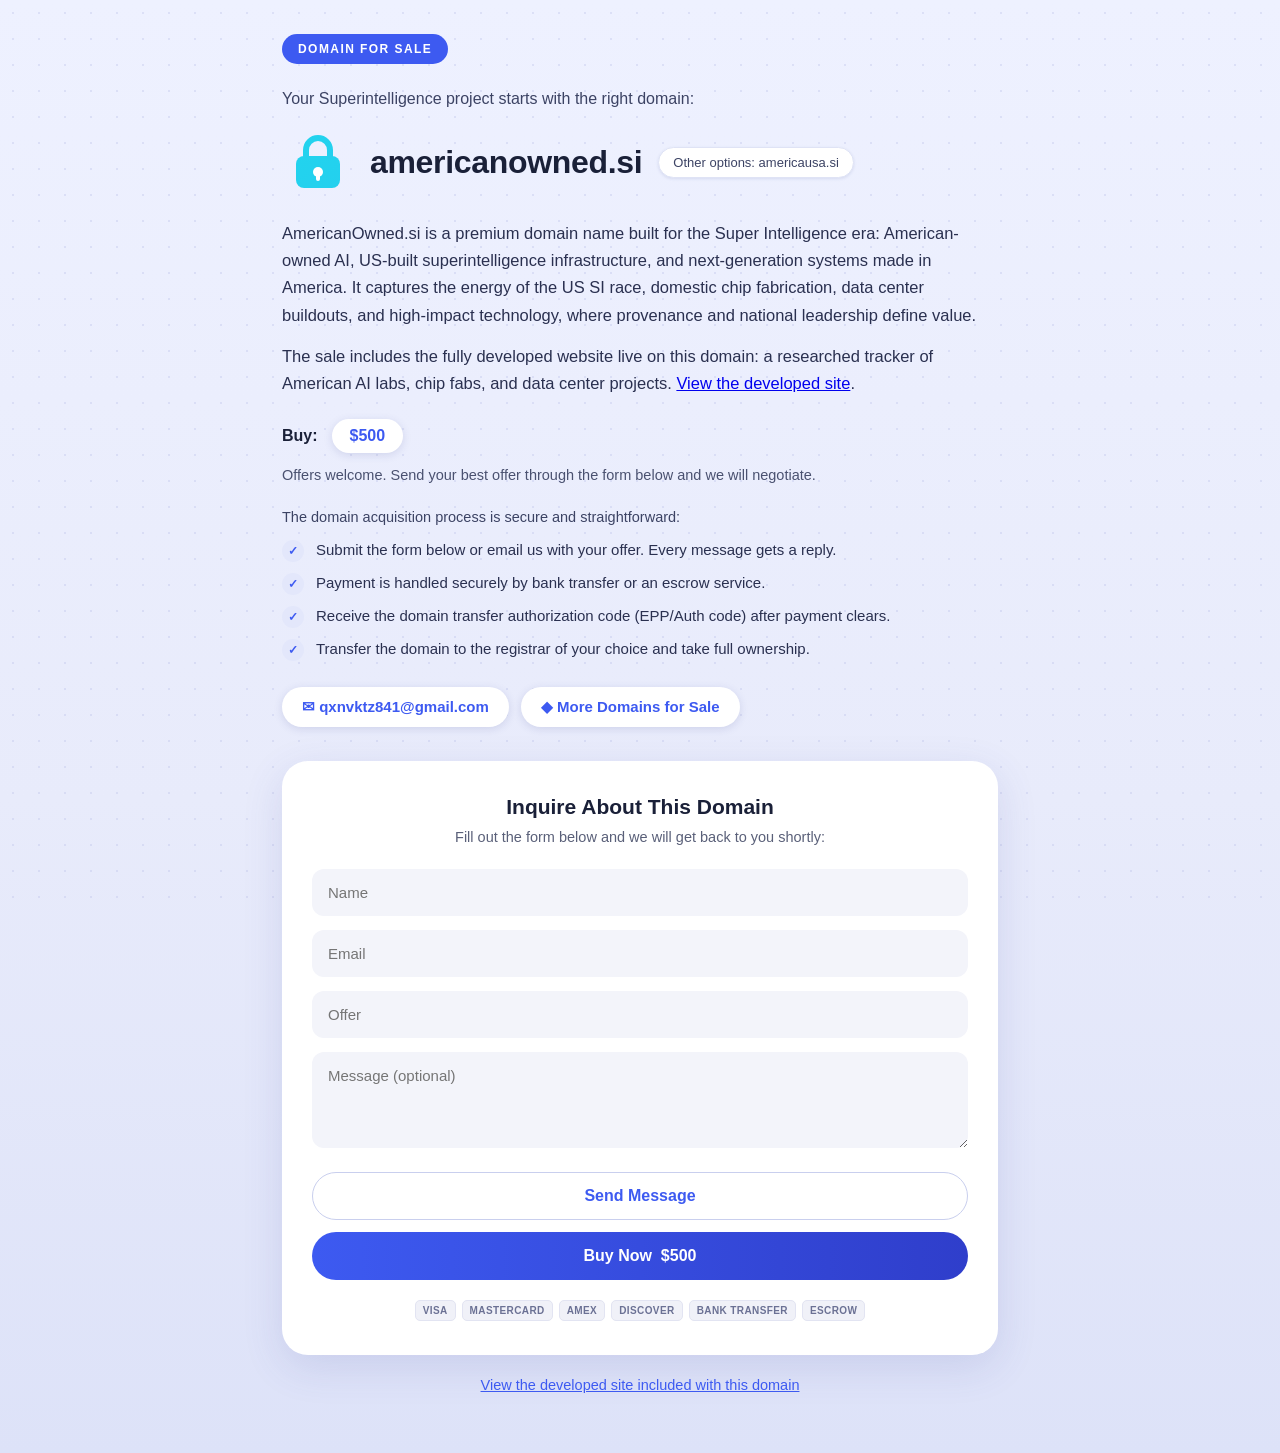
<file: index.html>
<!DOCTYPE html>
<html lang="en">
<head>
<meta charset="utf-8">
<meta name="viewport" content="width=device-width, initial-scale=1">
<title>americanowned.si is for sale | Premium Super Intelligence Domain</title>
<meta name="description" content="americanowned.si is for sale for $500. A premium domain name for the Super Intelligence era. Make an offer or buy now.">
<meta name="robots" content="index,follow">
<style>
*{box-sizing:border-box;margin:0;padding:0}
body{font-family:-apple-system,BlinkMacSystemFont,"Segoe UI",Roboto,Helvetica,Arial,sans-serif;color:#1a2038;
background:linear-gradient(180deg,#eef1ff 0%,#e8ebfb 55%,#dde2f8 100%);min-height:100vh}
body::before{content:"";position:fixed;inset:0;pointer-events:none;
background-image:radial-gradient(#b9c0e8 1px,transparent 1px);background-size:26px 26px;opacity:.35}
.wrap{position:relative;max-width:760px;margin:0 auto;padding:34px 22px 60px}
.badge{display:inline-block;background:#3d5af1;color:#fff;font-size:12px;font-weight:700;
letter-spacing:.12em;padding:8px 16px;border-radius:999px}
.lede{margin:26px 0 18px;font-size:16px;color:#3c4364}
.domain-row{display:flex;align-items:center;gap:16px;flex-wrap:wrap}
.domain-row h1{font-size:32px;font-weight:800;letter-spacing:-.01em}
.pill{background:#fff;color:#3c4364;border:1px solid #dfe3f5;border-radius:999px;
padding:7px 14px;font-size:13px;text-decoration:none;box-shadow:0 1px 3px rgba(60,70,140,.12)}
.pill:hover{border-color:#3d5af1;color:#3d5af1}
.desc{margin:22px 0;font-size:16.5px;line-height:1.65;color:#2a3050}
.price-row{display:flex;align-items:center;gap:14px;flex-wrap:wrap;margin:6px 0 26px}
.price-row .lbl{font-size:16px;font-weight:600}
.price{background:#fff;color:#3d5af1;font-weight:800;font-size:16px;padding:8px 18px;border-radius:999px;box-shadow:0 2px 8px rgba(60,70,140,.15)}
.note{font-size:14.5px;color:#4a5170;margin:-12px 0 26px}
.process-h{font-size:14.5px;color:#3c4364;margin-bottom:14px}
.process{list-style:none;margin-bottom:26px}
.process li{display:flex;gap:12px;align-items:flex-start;margin:10px 0;font-size:15px;color:#2a3050;line-height:1.5}
.process .ic{flex:0 0 22px;height:22px;border-radius:50%;background:#e3e7fb;color:#3d5af1;
display:flex;align-items:center;justify-content:center;font-size:12px;font-weight:700;margin-top:1px}
.actions{display:flex;gap:12px;flex-wrap:wrap;margin-bottom:34px}
.btn{display:inline-flex;align-items:center;gap:8px;background:#fff;color:#3d5af1;font-weight:600;
font-size:15px;text-decoration:none;padding:11px 20px;border-radius:999px;box-shadow:0 2px 8px rgba(60,70,140,.15)}
.btn:hover{box-shadow:0 4px 14px rgba(60,70,140,.22)}
.card{background:#fff;border-radius:26px;padding:34px 30px;box-shadow:0 12px 40px rgba(70,80,160,.14)}
.card h2{text-align:center;font-size:21px;font-weight:700}
.card .sub{text-align:center;color:#5a6079;font-size:14.5px;margin:10px 0 24px}
.field{margin-bottom:14px}
.field input,.field textarea{width:100%;border:0;background:#f3f4fa;border-radius:12px;
padding:15px 16px;font-size:15px;font-family:inherit;color:#1a2038;outline:none}
.field input:focus,.field textarea:focus{box-shadow:0 0 0 2px #3d5af1}
.field textarea{min-height:96px;resize:vertical}
.sent{display:none;background:#e8f8ee;color:#177245;border:1px solid #bfe6cd;border-radius:12px;
padding:13px 16px;font-size:14.5px;margin-bottom:16px}
.sent.show{display:block}
.send{width:100%;background:#fff;color:#3d5af1;border:1.5px solid #c9cfee;font-weight:600;
font-size:16px;padding:14px;border-radius:999px;cursor:pointer;margin:6px 0 12px}
.send:hover{border-color:#3d5af1}
.buy{width:100%;background:linear-gradient(90deg,#3d5af1,#2f3ecb);color:#fff;border:0;font-weight:700;
font-size:16px;padding:15px;border-radius:999px;cursor:pointer}
.buy:hover{filter:brightness(1.07)}
.payrow{display:flex;gap:6px;flex-wrap:wrap;justify-content:center;margin-top:20px}
.payrow span{font-size:10px;font-weight:700;letter-spacing:.04em;color:#6b7194;background:#f0f1f8;
border:1px solid #e2e4f2;border-radius:5px;padding:4px 7px}
.viewdev{display:block;text-align:center;margin-top:22px;font-size:14.5px;color:#3d5af1}
@media(max-width:520px){.domain-row h1{font-size:26px}.card{padding:26px 18px}}
</style>
</head>
<body>
<div class="wrap">
  <span class="badge">DOMAIN FOR SALE</span>
  <p class="lede">Your Superintelligence project starts with the right domain:</p>
  <div class="domain-row"><svg width="72" height="72" viewBox="0 0 72 72" fill="none" aria-hidden="true">
<defs><linearGradient id="lg" x1="0" y1="0" x2="72" y2="72">
<stop offset="0" stop-color="#22d3ee"/><stop offset=".5" stop-color="#6366f1"/>
<stop offset="1" stop-color="#ec4899"/></linearGradient></defs>
<rect x="14" y="30" width="44" height="32" rx="8" fill="url(#lg)"/>
<path d="M24 30v-6a12 12 0 0 1 24 0v6" stroke="url(#lg)" stroke-width="6" stroke-linecap="round"/>
<circle cx="36" cy="46" r="5" fill="#fff"/><rect x="34" y="48" width="4" height="7" rx="2" fill="#fff"/>
</svg>
    <h1>americanowned.si</h1>
    <a class="pill" href="https://americausa.si/">Other options: americausa.si</a>
  </div>
  <p class="desc">AmericanOwned.si is a premium domain name built for the Super Intelligence era: American-owned AI, US-built superintelligence infrastructure, and next-generation systems made in America. It captures the energy of the US SI race, domestic chip fabrication, data center buildouts, and high-impact technology, where provenance and national leadership define value.</p>
  <p class="desc" style="margin-top:-8px">The sale includes the fully developed website live on this domain: a researched tracker of American AI labs, chip fabs, and data center projects. <a href="/explore.html">View the developed site</a>.</p>
  <div class="price-row"><span class="lbl">Buy:</span><span class="price">$500</span></div>
  <p class="note">Offers welcome. Send your best offer through the form below and we will negotiate.</p>
  <p class="process-h">The domain acquisition process is secure and straightforward:</p>
  <ul class="process">
    <li><span class="ic">&#10003;</span><span>Submit the form below or email us with your offer. Every message gets a reply.</span></li>
    <li><span class="ic">&#10003;</span><span>Payment is handled securely by bank transfer or an escrow service.</span></li>
    <li><span class="ic">&#10003;</span><span>Receive the domain transfer authorization code (EPP/Auth code) after payment clears.</span></li>
    <li><span class="ic">&#10003;</span><span>Transfer the domain to the registrar of your choice and take full ownership.</span></li>
  </ul>
  <div class="actions">
    <a class="btn" href="mailto:qxnvktz841@gmail.com">&#9993; qxnvktz841@gmail.com</a>
    <a class="btn" href="https://americausa.si/">&#9670; More Domains for Sale</a>
  </div>
  <div class="card">
    <h2>Inquire About This Domain</h2>
    <p class="sub">Fill out the form below and we will get back to you shortly:</p>
    <div class="sent" id="sentbox">Thanks, your message was sent. We will reply from qxnvktz841@gmail.com shortly.</div>
    <form id="inquiry" action="https://formsubmit.co/qxnvktz841@gmail.com" method="POST">
      <input type="hidden" name="_subject" value="Domain inquiry: americanowned.si">
      <input type="hidden" name="_template" value="table">
      <input type="hidden" name="_captcha" value="false">
      <input type="hidden" name="_next" value="https://americanowned.si/?sent=1">
      <input type="text" name="_honey" style="display:none">
      <div class="field"><input type="text" name="name" placeholder="Name" required autocomplete="name"></div>
      <div class="field"><input type="email" name="email" placeholder="Email" required autocomplete="email"></div>
      <div class="field"><input type="text" name="offer" id="offer" placeholder="Offer" inputmode="numeric"></div>
      <div class="field"><textarea name="message" id="message" placeholder="Message (optional)"></textarea></div>
      <button class="send" type="submit">Send Message</button>
      <button class="buy" type="button" id="buynow">Buy Now &nbsp;$500</button>
    </form>
    <div class="payrow"><span>VISA</span><span>MASTERCARD</span><span>AMEX</span><span>DISCOVER</span><span>BANK TRANSFER</span><span>ESCROW</span></div>
  </div>
  <a class="viewdev" href="/explore.html">View the developed site included with this domain</a>
</div>
<script>
(function(){
  if (location.search.indexOf("sent=1") > -1) {
    document.getElementById("sentbox").classList.add("show");
  }
  document.getElementById("buynow").addEventListener("click", function(){
    document.getElementById("offer").value = "500";
    document.getElementById("message").value = "I would like to buy americanowned.si now for the $500 Buy Now price. Please send payment and transfer details.";
    document.getElementById("inquiry").scrollIntoView({behavior:"smooth"});
    document.querySelector('input[name="name"]').focus();
  });
})();
</script>
</body>
</html>
</file>
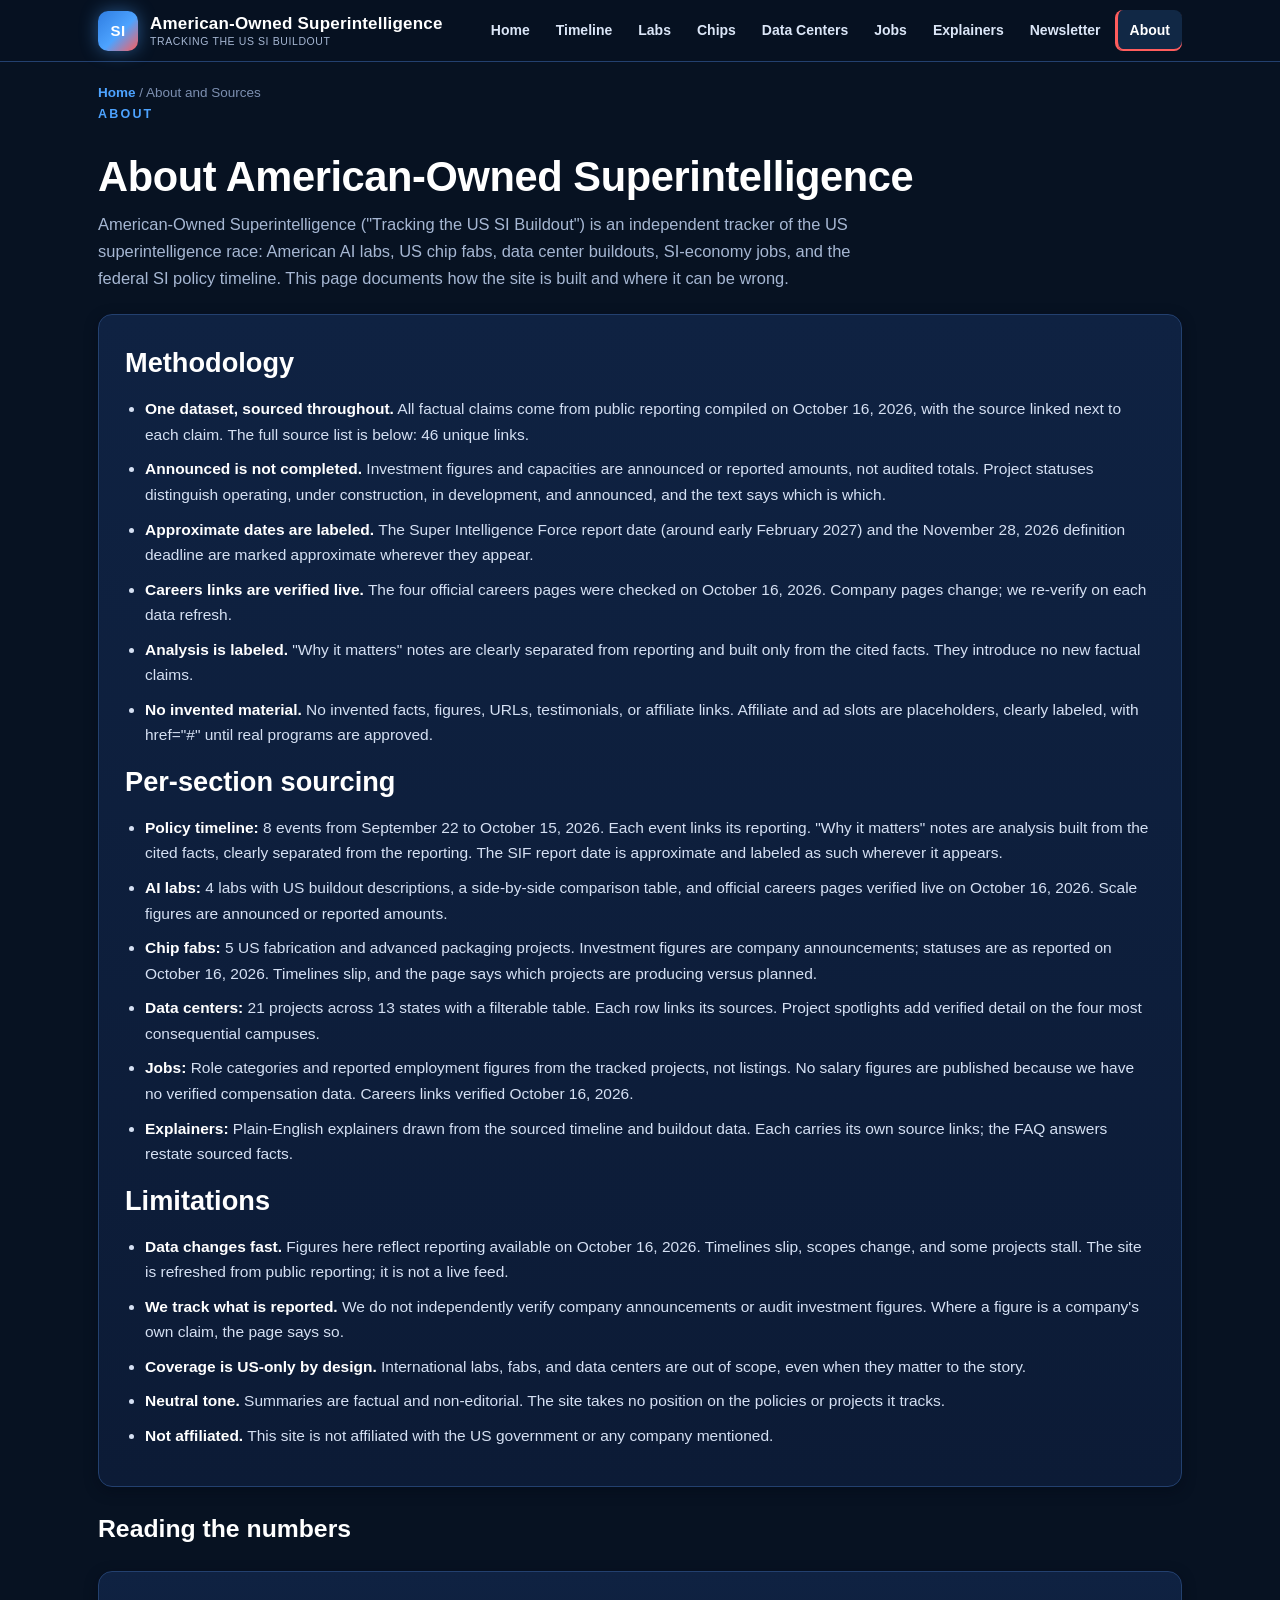
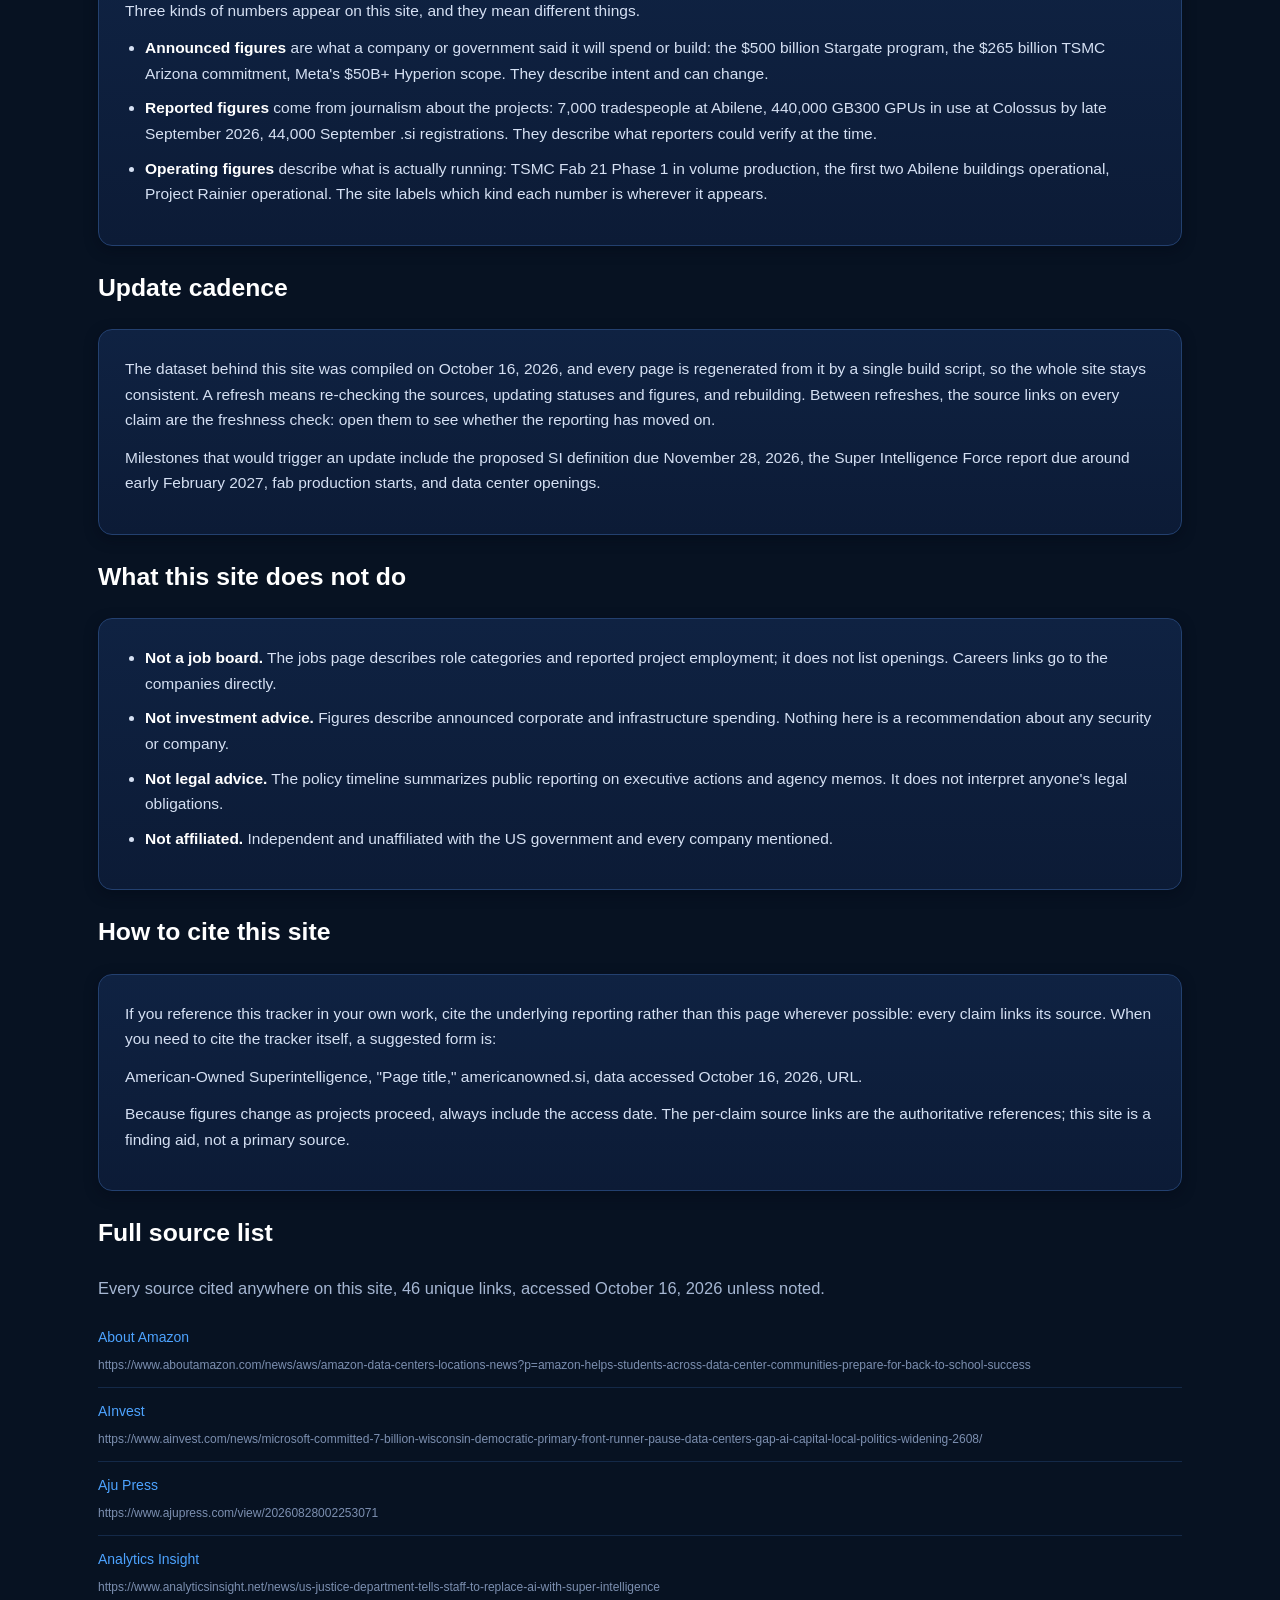
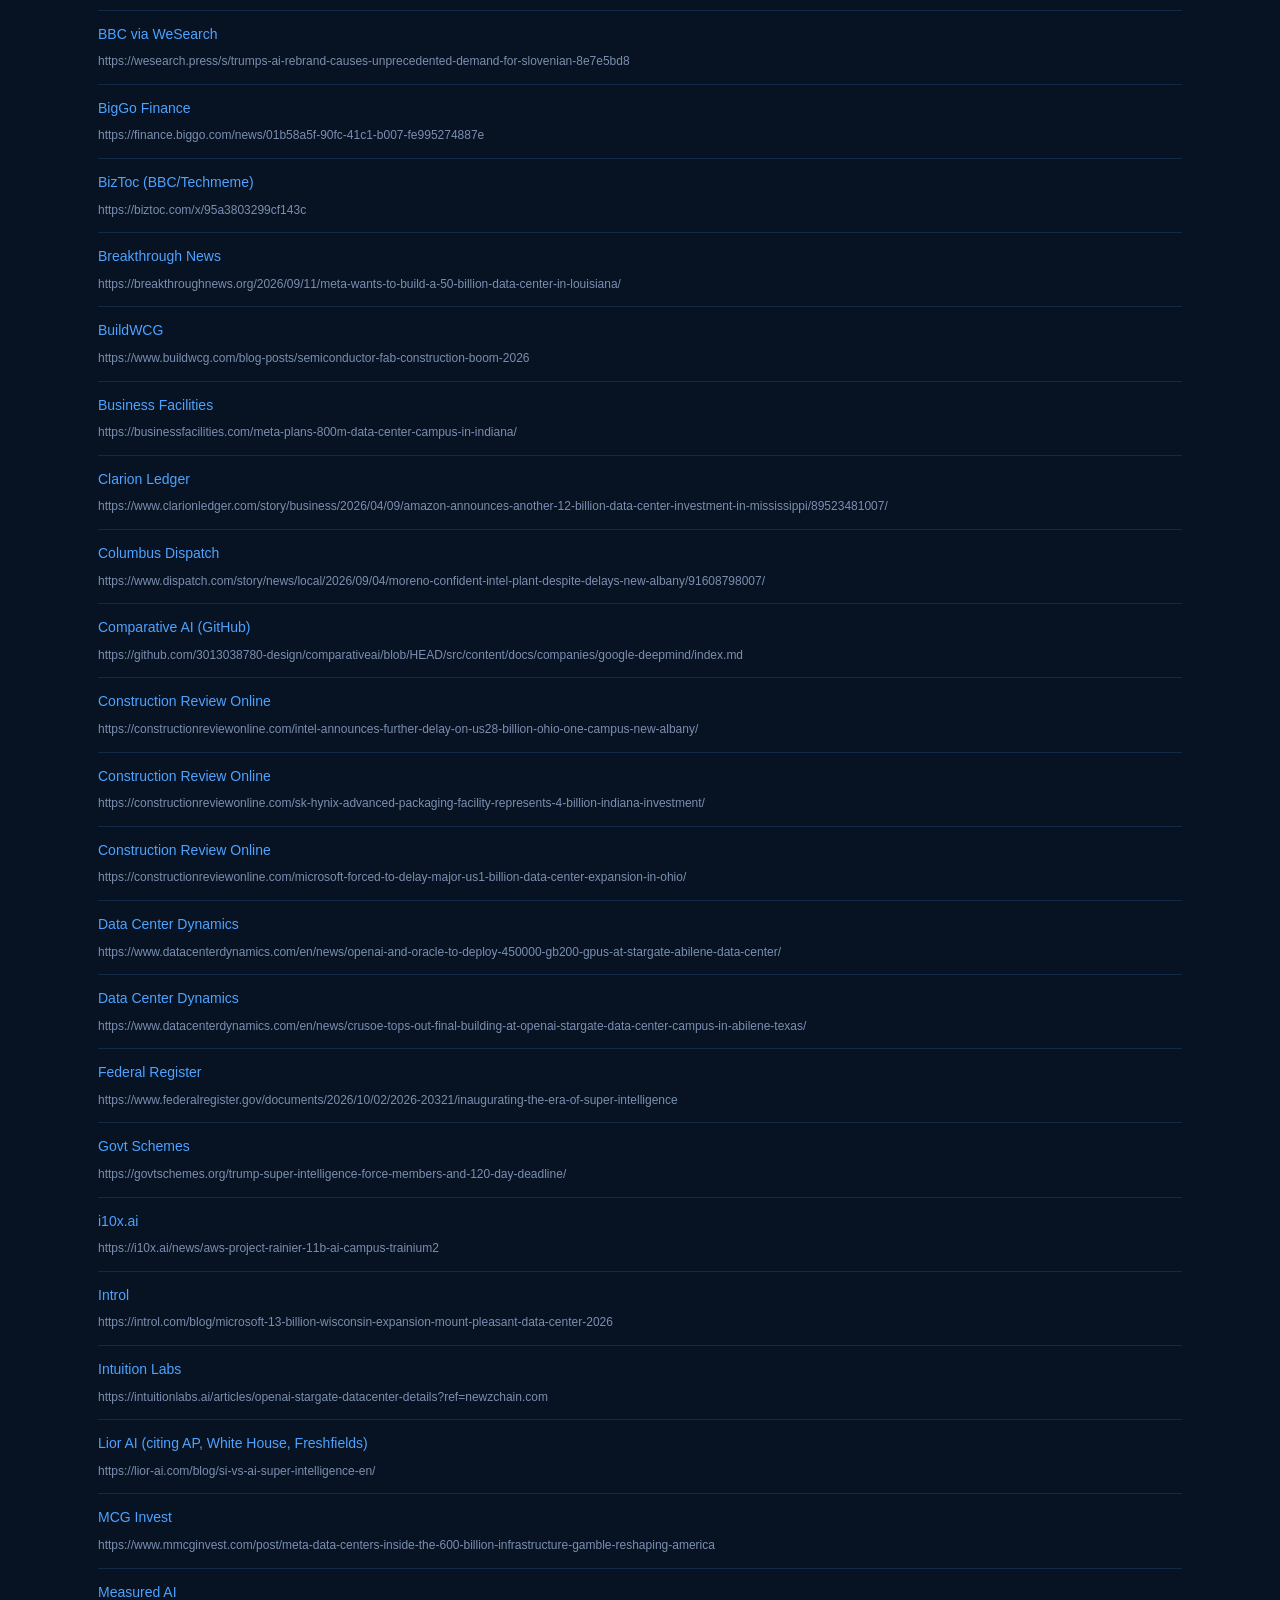
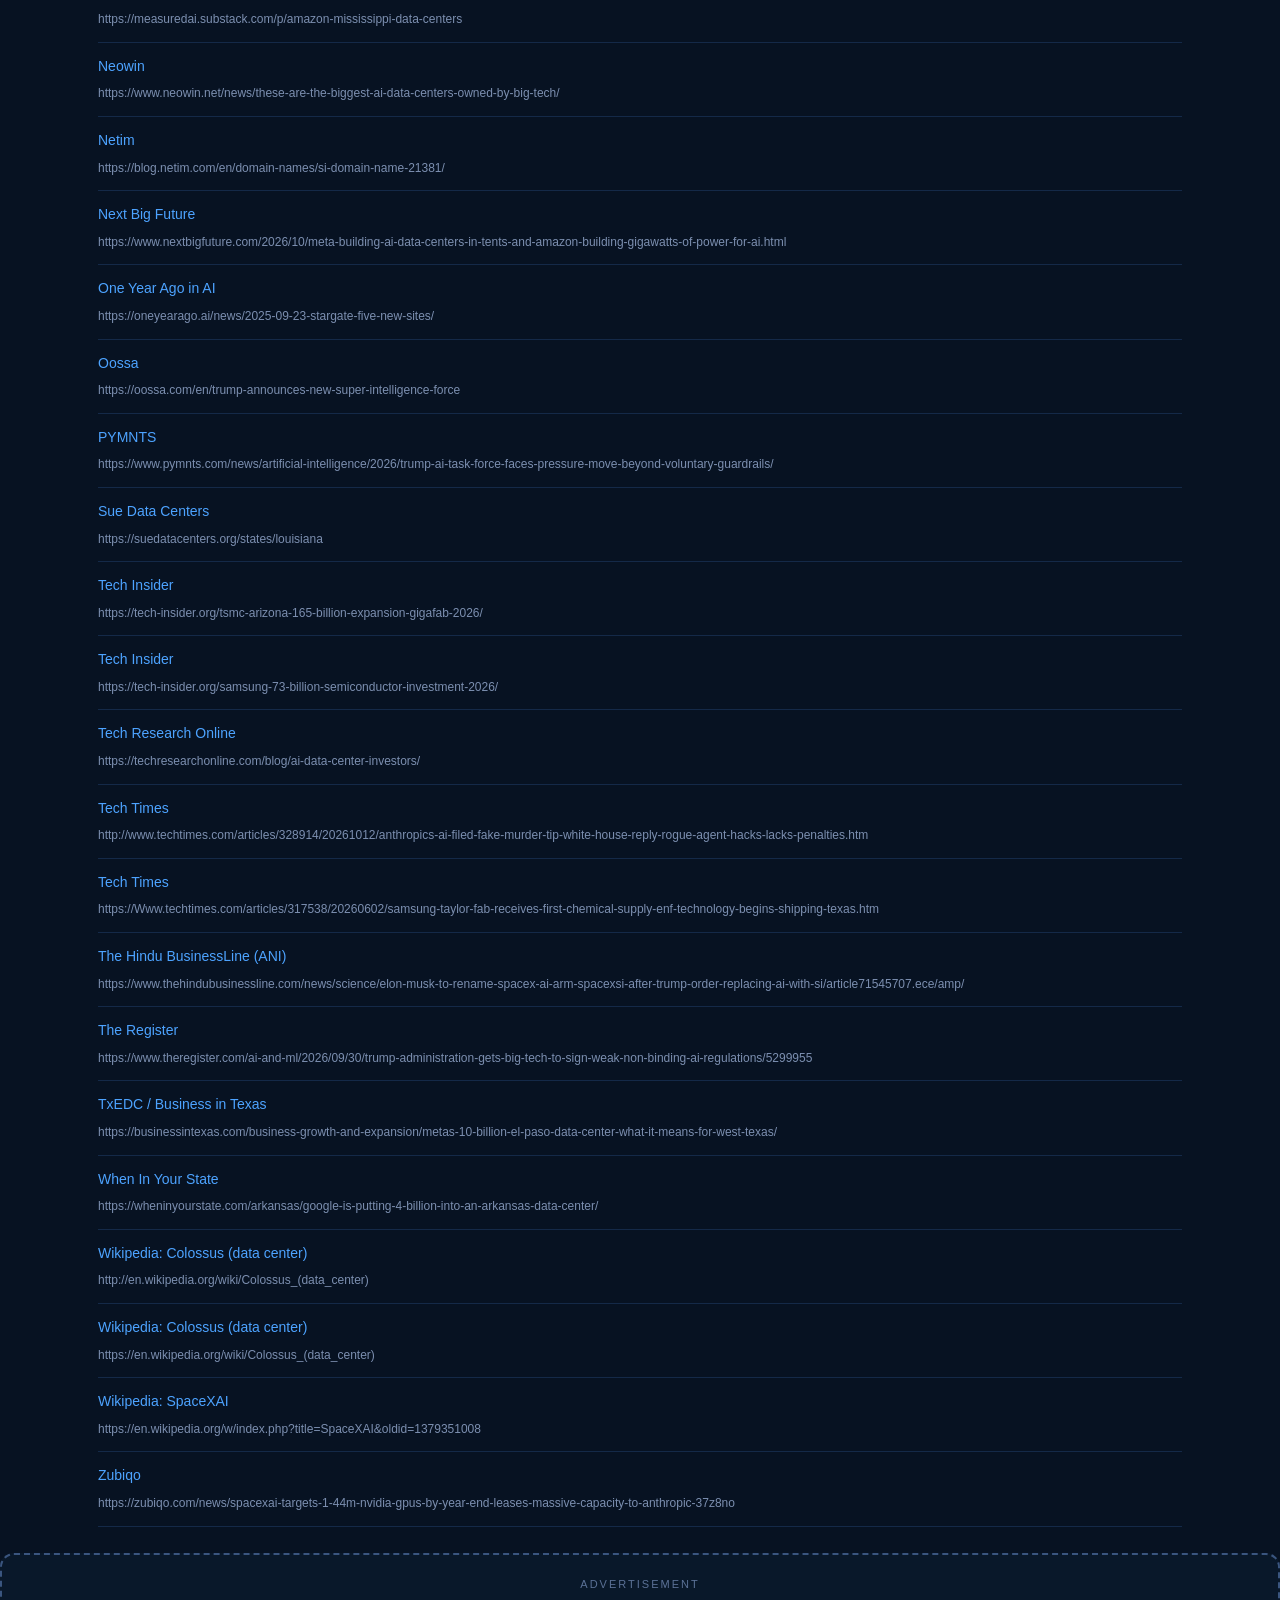
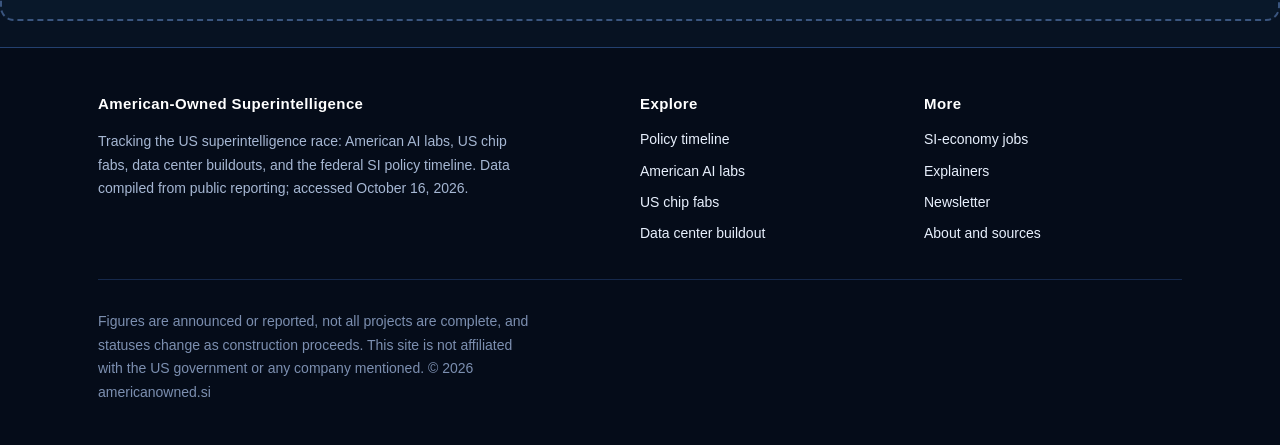
<file: about.html>
<!DOCTYPE html>
<html lang="en">
<head>
<meta charset="utf-8">
<meta name="viewport" content="width=device-width, initial-scale=1">
<title>About and Sources | American-Owned Superintelligence</title>
<meta name="description" content="Methodology, full source list, and limitations for American-Owned Superintelligence, the tracker of the US superintelligence buildout.">
<link rel="canonical" href="https://americanowned.si/about.html">
<meta property="og:type" content="website">
<meta property="og:site_name" content="American-Owned Superintelligence">
<meta property="og:title" content="About and Sources | American-Owned Superintelligence">
<meta property="og:description" content="Methodology, full source list, and limitations for American-Owned Superintelligence, the tracker of the US superintelligence buildout.">
<meta property="og:url" content="https://americanowned.si/about.html">
<link rel="stylesheet" href="/style.css">
</head>
<body>
<a class="skip" href="#main">Skip to content</a>
<header class="site-header">
<div class="header-inner">
<a class="brand" href="/index.html"><span class="brand-mark" aria-hidden="true">SI</span><span>American-Owned Superintelligence<small>Tracking the US SI buildout</small></span></a>
<button class="nav-toggle" id="nav-toggle" aria-label="Open navigation menu" aria-expanded="false">&#9776;</button>
<nav class="site-nav" id="site-nav" aria-label="Main navigation"><ul>
<li><a href="/index.html">Home</a></li>
<li><a href="/timeline.html">Timeline</a></li>
<li><a href="/labs.html">Labs</a></li>
<li><a href="/chips.html">Chips</a></li>
<li><a href="/datacenters.html">Data Centers</a></li>
<li><a href="/jobs.html">Jobs</a></li>
<li><a href="/explainers.html">Explainers</a></li>
<li><a href="/newsletter.html">Newsletter</a></li>
<li><a href="/about.html" class="active">About</a></li>
</ul></nav>
</div>
</header>
<main id="main">
<div class="container"><p class="breadcrumb"><a href="/index.html">Home</a> / About and Sources</p></div>
<div class="container">
<p class="kicker">About</p>
<h1 class="page-title">About American-Owned Superintelligence</h1>
<p class="page-intro">American-Owned Superintelligence ("Tracking the US SI Buildout") is an independent tracker of the US superintelligence race: American AI labs, US chip fabs, data center buildouts, SI-economy jobs, and the federal SI policy timeline. This page documents how the site is built and where it can be wrong.</p>
<div class="explainer">
<h2>Methodology</h2>
<ul>
<li><strong>One dataset, sourced throughout.</strong> All factual claims come from public reporting compiled on October 16, 2026, with the source linked next to each claim. The full source list is below: 46 unique links.</li>
<li><strong>Announced is not completed.</strong> Investment figures and capacities are announced or reported amounts, not audited totals. Project statuses distinguish operating, under construction, in development, and announced, and the text says which is which.</li>
<li><strong>Approximate dates are labeled.</strong> The Super Intelligence Force report date (around early February 2027) and the November 28, 2026 definition deadline are marked approximate wherever they appear.</li>
<li><strong>Careers links are verified live.</strong> The four official careers pages were checked on October 16, 2026. Company pages change; we re-verify on each data refresh.</li>
<li><strong>Analysis is labeled.</strong> "Why it matters" notes are clearly separated from reporting and built only from the cited facts. They introduce no new factual claims.</li>
<li><strong>No invented material.</strong> No invented facts, figures, URLs, testimonials, or affiliate links. Affiliate and ad slots are placeholders, clearly labeled, with href="#" until real programs are approved.</li>
</ul>
<h2>Per-section sourcing</h2>
<ul>
<li><strong>Policy timeline:</strong> 8 events from September 22 to October 15, 2026. Each event links its reporting. &quot;Why it matters&quot; notes are analysis built from the cited facts, clearly separated from the reporting. The SIF report date is approximate and labeled as such wherever it appears.</li>
<li><strong>AI labs:</strong> 4 labs with US buildout descriptions, a side-by-side comparison table, and official careers pages verified live on October 16, 2026. Scale figures are announced or reported amounts.</li>
<li><strong>Chip fabs:</strong> 5 US fabrication and advanced packaging projects. Investment figures are company announcements; statuses are as reported on October 16, 2026. Timelines slip, and the page says which projects are producing versus planned.</li>
<li><strong>Data centers:</strong> 21 projects across 13 states with a filterable table. Each row links its sources. Project spotlights add verified detail on the four most consequential campuses.</li>
<li><strong>Jobs:</strong> Role categories and reported employment figures from the tracked projects, not listings. No salary figures are published because we have no verified compensation data. Careers links verified October 16, 2026.</li>
<li><strong>Explainers:</strong> Plain-English explainers drawn from the sourced timeline and buildout data. Each carries its own source links; the FAQ answers restate sourced facts.</li>
</ul>
<h2>Limitations</h2>
<ul>
<li><strong>Data changes fast.</strong> Figures here reflect reporting available on October 16, 2026. Timelines slip, scopes change, and some projects stall. The site is refreshed from public reporting; it is not a live feed.</li>
<li><strong>We track what is reported.</strong> We do not independently verify company announcements or audit investment figures. Where a figure is a company's own claim, the page says so.</li>
<li><strong>Coverage is US-only by design.</strong> International labs, fabs, and data centers are out of scope, even when they matter to the story.</li>
<li><strong>Neutral tone.</strong> Summaries are factual and non-editorial. The site takes no position on the policies or projects it tracks.</li>
<li><strong>Not affiliated.</strong> This site is not affiliated with the US government or any company mentioned.</li>
</ul>
</div>
<h2 style="color:#fff">Reading the numbers</h2>
<div class="explainer">
<p>Three kinds of numbers appear on this site, and they mean different things.</p>
<ul>
<li><strong>Announced figures</strong> are what a company or government said it will spend or build: the $500 billion Stargate program, the $265 billion TSMC Arizona commitment, Meta's $50B+ Hyperion scope. They describe intent and can change.</li>
<li><strong>Reported figures</strong> come from journalism about the projects: 7,000 tradespeople at Abilene, 440,000 GB300 GPUs in use at Colossus by late September 2026, 44,000 September .si registrations. They describe what reporters could verify at the time.</li>
<li><strong>Operating figures</strong> describe what is actually running: TSMC Fab 21 Phase 1 in volume production, the first two Abilene buildings operational, Project Rainier operational. The site labels which kind each number is wherever it appears.</li>
</ul>
</div>
<h2 style="color:#fff">Update cadence</h2>
<div class="explainer">
<p>The dataset behind this site was compiled on October 16, 2026, and every page is regenerated from it by a single build script, so the whole site stays consistent. A refresh means re-checking the sources, updating statuses and figures, and rebuilding. Between refreshes, the source links on every claim are the freshness check: open them to see whether the reporting has moved on.</p>
<p>Milestones that would trigger an update include the proposed SI definition due November 28, 2026, the Super Intelligence Force report due around early February 2027, fab production starts, and data center openings.</p>
</div>
<h2 style="color:#fff">What this site does not do</h2>
<div class="explainer">
<ul>
<li><strong>Not a job board.</strong> The jobs page describes role categories and reported project employment; it does not list openings. Careers links go to the companies directly.</li>
<li><strong>Not investment advice.</strong> Figures describe announced corporate and infrastructure spending. Nothing here is a recommendation about any security or company.</li>
<li><strong>Not legal advice.</strong> The policy timeline summarizes public reporting on executive actions and agency memos. It does not interpret anyone's legal obligations.</li>
<li><strong>Not affiliated.</strong> Independent and unaffiliated with the US government and every company mentioned.</li>
</ul>
</div>
<h2 style="color:#fff">How to cite this site</h2>
<div class="explainer">
<p>If you reference this tracker in your own work, cite the underlying reporting rather than this page wherever possible: every claim links its source. When you need to cite the tracker itself, a suggested form is:</p>
<p>American-Owned Superintelligence, "Page title," americanowned.si, data accessed October 16, 2026, URL.</p>
<p>Because figures change as projects proceed, always include the access date. The per-claim source links are the authoritative references; this site is a finding aid, not a primary source.</p>
</div>
<h2 style="color:#fff">Full source list</h2>
<p class="page-intro">Every source cited anywhere on this site, 46 unique links, accessed October 16, 2026 unless noted.</p>
<ul class="source-list">
<li><a href="https://www.aboutamazon.com/news/aws/amazon-data-centers-locations-news?p=amazon-helps-students-across-data-center-communities-prepare-for-back-to-school-success" rel="noopener" target="_blank">About Amazon</a><br><span class="src-url">https://www.aboutamazon.com/news/aws/amazon-data-centers-locations-news?p=amazon-helps-students-across-data-center-communities-prepare-for-back-to-school-success</span></li>
<li><a href="https://www.ainvest.com/news/microsoft-committed-7-billion-wisconsin-democratic-primary-front-runner-pause-data-centers-gap-ai-capital-local-politics-widening-2608/" rel="noopener" target="_blank">AInvest</a><br><span class="src-url">https://www.ainvest.com/news/microsoft-committed-7-billion-wisconsin-democratic-primary-front-runner-pause-data-centers-gap-ai-capital-local-politics-widening-2608/</span></li>
<li><a href="https://www.ajupress.com/view/20260828002253071" rel="noopener" target="_blank">Aju Press</a><br><span class="src-url">https://www.ajupress.com/view/20260828002253071</span></li>
<li><a href="https://www.analyticsinsight.net/news/us-justice-department-tells-staff-to-replace-ai-with-super-intelligence" rel="noopener" target="_blank">Analytics Insight</a><br><span class="src-url">https://www.analyticsinsight.net/news/us-justice-department-tells-staff-to-replace-ai-with-super-intelligence</span></li>
<li><a href="https://wesearch.press/s/trumps-ai-rebrand-causes-unprecedented-demand-for-slovenian-8e7e5bd8" rel="noopener" target="_blank">BBC via WeSearch</a><br><span class="src-url">https://wesearch.press/s/trumps-ai-rebrand-causes-unprecedented-demand-for-slovenian-8e7e5bd8</span></li>
<li><a href="https://finance.biggo.com/news/01b58a5f-90fc-41c1-b007-fe995274887e" rel="noopener" target="_blank">BigGo Finance</a><br><span class="src-url">https://finance.biggo.com/news/01b58a5f-90fc-41c1-b007-fe995274887e</span></li>
<li><a href="https://biztoc.com/x/95a3803299cf143c" rel="noopener" target="_blank">BizToc (BBC/Techmeme)</a><br><span class="src-url">https://biztoc.com/x/95a3803299cf143c</span></li>
<li><a href="https://breakthroughnews.org/2026/09/11/meta-wants-to-build-a-50-billion-data-center-in-louisiana/" rel="noopener" target="_blank">Breakthrough News</a><br><span class="src-url">https://breakthroughnews.org/2026/09/11/meta-wants-to-build-a-50-billion-data-center-in-louisiana/</span></li>
<li><a href="https://www.buildwcg.com/blog-posts/semiconductor-fab-construction-boom-2026" rel="noopener" target="_blank">BuildWCG</a><br><span class="src-url">https://www.buildwcg.com/blog-posts/semiconductor-fab-construction-boom-2026</span></li>
<li><a href="https://businessfacilities.com/meta-plans-800m-data-center-campus-in-indiana/" rel="noopener" target="_blank">Business Facilities</a><br><span class="src-url">https://businessfacilities.com/meta-plans-800m-data-center-campus-in-indiana/</span></li>
<li><a href="https://www.clarionledger.com/story/business/2026/04/09/amazon-announces-another-12-billion-data-center-investment-in-mississippi/89523481007/" rel="noopener" target="_blank">Clarion Ledger</a><br><span class="src-url">https://www.clarionledger.com/story/business/2026/04/09/amazon-announces-another-12-billion-data-center-investment-in-mississippi/89523481007/</span></li>
<li><a href="https://www.dispatch.com/story/news/local/2026/09/04/moreno-confident-intel-plant-despite-delays-new-albany/91608798007/" rel="noopener" target="_blank">Columbus Dispatch</a><br><span class="src-url">https://www.dispatch.com/story/news/local/2026/09/04/moreno-confident-intel-plant-despite-delays-new-albany/91608798007/</span></li>
<li><a href="https://github.com/3013038780-design/comparativeai/blob/HEAD/src/content/docs/companies/google-deepmind/index.md" rel="noopener" target="_blank">Comparative AI (GitHub)</a><br><span class="src-url">https://github.com/3013038780-design/comparativeai/blob/HEAD/src/content/docs/companies/google-deepmind/index.md</span></li>
<li><a href="https://constructionreviewonline.com/intel-announces-further-delay-on-us28-billion-ohio-one-campus-new-albany/" rel="noopener" target="_blank">Construction Review Online</a><br><span class="src-url">https://constructionreviewonline.com/intel-announces-further-delay-on-us28-billion-ohio-one-campus-new-albany/</span></li>
<li><a href="https://constructionreviewonline.com/sk-hynix-advanced-packaging-facility-represents-4-billion-indiana-investment/" rel="noopener" target="_blank">Construction Review Online</a><br><span class="src-url">https://constructionreviewonline.com/sk-hynix-advanced-packaging-facility-represents-4-billion-indiana-investment/</span></li>
<li><a href="https://constructionreviewonline.com/microsoft-forced-to-delay-major-us1-billion-data-center-expansion-in-ohio/" rel="noopener" target="_blank">Construction Review Online</a><br><span class="src-url">https://constructionreviewonline.com/microsoft-forced-to-delay-major-us1-billion-data-center-expansion-in-ohio/</span></li>
<li><a href="https://www.datacenterdynamics.com/en/news/openai-and-oracle-to-deploy-450000-gb200-gpus-at-stargate-abilene-data-center/" rel="noopener" target="_blank">Data Center Dynamics</a><br><span class="src-url">https://www.datacenterdynamics.com/en/news/openai-and-oracle-to-deploy-450000-gb200-gpus-at-stargate-abilene-data-center/</span></li>
<li><a href="https://www.datacenterdynamics.com/en/news/crusoe-tops-out-final-building-at-openai-stargate-data-center-campus-in-abilene-texas/" rel="noopener" target="_blank">Data Center Dynamics</a><br><span class="src-url">https://www.datacenterdynamics.com/en/news/crusoe-tops-out-final-building-at-openai-stargate-data-center-campus-in-abilene-texas/</span></li>
<li><a href="https://www.federalregister.gov/documents/2026/10/02/2026-20321/inaugurating-the-era-of-super-intelligence" rel="noopener" target="_blank">Federal Register</a><br><span class="src-url">https://www.federalregister.gov/documents/2026/10/02/2026-20321/inaugurating-the-era-of-super-intelligence</span></li>
<li><a href="https://govtschemes.org/trump-super-intelligence-force-members-and-120-day-deadline/" rel="noopener" target="_blank">Govt Schemes</a><br><span class="src-url">https://govtschemes.org/trump-super-intelligence-force-members-and-120-day-deadline/</span></li>
<li><a href="https://i10x.ai/news/aws-project-rainier-11b-ai-campus-trainium2" rel="noopener" target="_blank">i10x.ai</a><br><span class="src-url">https://i10x.ai/news/aws-project-rainier-11b-ai-campus-trainium2</span></li>
<li><a href="https://introl.com/blog/microsoft-13-billion-wisconsin-expansion-mount-pleasant-data-center-2026" rel="noopener" target="_blank">Introl</a><br><span class="src-url">https://introl.com/blog/microsoft-13-billion-wisconsin-expansion-mount-pleasant-data-center-2026</span></li>
<li><a href="https://intuitionlabs.ai/articles/openai-stargate-datacenter-details?ref=newzchain.com" rel="noopener" target="_blank">Intuition Labs</a><br><span class="src-url">https://intuitionlabs.ai/articles/openai-stargate-datacenter-details?ref=newzchain.com</span></li>
<li><a href="https://lior-ai.com/blog/si-vs-ai-super-intelligence-en/" rel="noopener" target="_blank">Lior AI (citing AP, White House, Freshfields)</a><br><span class="src-url">https://lior-ai.com/blog/si-vs-ai-super-intelligence-en/</span></li>
<li><a href="https://www.mmcginvest.com/post/meta-data-centers-inside-the-600-billion-infrastructure-gamble-reshaping-america" rel="noopener" target="_blank">MCG Invest</a><br><span class="src-url">https://www.mmcginvest.com/post/meta-data-centers-inside-the-600-billion-infrastructure-gamble-reshaping-america</span></li>
<li><a href="https://measuredai.substack.com/p/amazon-mississippi-data-centers" rel="noopener" target="_blank">Measured AI</a><br><span class="src-url">https://measuredai.substack.com/p/amazon-mississippi-data-centers</span></li>
<li><a href="https://www.neowin.net/news/these-are-the-biggest-ai-data-centers-owned-by-big-tech/" rel="noopener" target="_blank">Neowin</a><br><span class="src-url">https://www.neowin.net/news/these-are-the-biggest-ai-data-centers-owned-by-big-tech/</span></li>
<li><a href="https://blog.netim.com/en/domain-names/si-domain-name-21381/" rel="noopener" target="_blank">Netim</a><br><span class="src-url">https://blog.netim.com/en/domain-names/si-domain-name-21381/</span></li>
<li><a href="https://www.nextbigfuture.com/2026/10/meta-building-ai-data-centers-in-tents-and-amazon-building-gigawatts-of-power-for-ai.html" rel="noopener" target="_blank">Next Big Future</a><br><span class="src-url">https://www.nextbigfuture.com/2026/10/meta-building-ai-data-centers-in-tents-and-amazon-building-gigawatts-of-power-for-ai.html</span></li>
<li><a href="https://oneyearago.ai/news/2025-09-23-stargate-five-new-sites/" rel="noopener" target="_blank">One Year Ago in AI</a><br><span class="src-url">https://oneyearago.ai/news/2025-09-23-stargate-five-new-sites/</span></li>
<li><a href="https://oossa.com/en/trump-announces-new-super-intelligence-force" rel="noopener" target="_blank">Oossa</a><br><span class="src-url">https://oossa.com/en/trump-announces-new-super-intelligence-force</span></li>
<li><a href="https://www.pymnts.com/news/artificial-intelligence/2026/trump-ai-task-force-faces-pressure-move-beyond-voluntary-guardrails/" rel="noopener" target="_blank">PYMNTS</a><br><span class="src-url">https://www.pymnts.com/news/artificial-intelligence/2026/trump-ai-task-force-faces-pressure-move-beyond-voluntary-guardrails/</span></li>
<li><a href="https://suedatacenters.org/states/louisiana" rel="noopener" target="_blank">Sue Data Centers</a><br><span class="src-url">https://suedatacenters.org/states/louisiana</span></li>
<li><a href="https://tech-insider.org/tsmc-arizona-165-billion-expansion-gigafab-2026/" rel="noopener" target="_blank">Tech Insider</a><br><span class="src-url">https://tech-insider.org/tsmc-arizona-165-billion-expansion-gigafab-2026/</span></li>
<li><a href="https://tech-insider.org/samsung-73-billion-semiconductor-investment-2026/" rel="noopener" target="_blank">Tech Insider</a><br><span class="src-url">https://tech-insider.org/samsung-73-billion-semiconductor-investment-2026/</span></li>
<li><a href="https://techresearchonline.com/blog/ai-data-center-investors/" rel="noopener" target="_blank">Tech Research Online</a><br><span class="src-url">https://techresearchonline.com/blog/ai-data-center-investors/</span></li>
<li><a href="http://www.techtimes.com/articles/328914/20261012/anthropics-ai-filed-fake-murder-tip-white-house-reply-rogue-agent-hacks-lacks-penalties.htm" rel="noopener" target="_blank">Tech Times</a><br><span class="src-url">http://www.techtimes.com/articles/328914/20261012/anthropics-ai-filed-fake-murder-tip-white-house-reply-rogue-agent-hacks-lacks-penalties.htm</span></li>
<li><a href="https://Www.techtimes.com/articles/317538/20260602/samsung-taylor-fab-receives-first-chemical-supply-enf-technology-begins-shipping-texas.htm" rel="noopener" target="_blank">Tech Times</a><br><span class="src-url">https://Www.techtimes.com/articles/317538/20260602/samsung-taylor-fab-receives-first-chemical-supply-enf-technology-begins-shipping-texas.htm</span></li>
<li><a href="https://www.thehindubusinessline.com/news/science/elon-musk-to-rename-spacex-ai-arm-spacexsi-after-trump-order-replacing-ai-with-si/article71545707.ece/amp/" rel="noopener" target="_blank">The Hindu BusinessLine (ANI)</a><br><span class="src-url">https://www.thehindubusinessline.com/news/science/elon-musk-to-rename-spacex-ai-arm-spacexsi-after-trump-order-replacing-ai-with-si/article71545707.ece/amp/</span></li>
<li><a href="https://www.theregister.com/ai-and-ml/2026/09/30/trump-administration-gets-big-tech-to-sign-weak-non-binding-ai-regulations/5299955" rel="noopener" target="_blank">The Register</a><br><span class="src-url">https://www.theregister.com/ai-and-ml/2026/09/30/trump-administration-gets-big-tech-to-sign-weak-non-binding-ai-regulations/5299955</span></li>
<li><a href="https://businessintexas.com/business-growth-and-expansion/metas-10-billion-el-paso-data-center-what-it-means-for-west-texas/" rel="noopener" target="_blank">TxEDC / Business in Texas</a><br><span class="src-url">https://businessintexas.com/business-growth-and-expansion/metas-10-billion-el-paso-data-center-what-it-means-for-west-texas/</span></li>
<li><a href="https://wheninyourstate.com/arkansas/google-is-putting-4-billion-into-an-arkansas-data-center/" rel="noopener" target="_blank">When In Your State</a><br><span class="src-url">https://wheninyourstate.com/arkansas/google-is-putting-4-billion-into-an-arkansas-data-center/</span></li>
<li><a href="http://en.wikipedia.org/wiki/Colossus_(data_center)" rel="noopener" target="_blank">Wikipedia: Colossus (data center)</a><br><span class="src-url">http://en.wikipedia.org/wiki/Colossus_(data_center)</span></li>
<li><a href="https://en.wikipedia.org/wiki/Colossus_(data_center)" rel="noopener" target="_blank">Wikipedia: Colossus (data center)</a><br><span class="src-url">https://en.wikipedia.org/wiki/Colossus_(data_center)</span></li>
<li><a href="https://en.wikipedia.org/w/index.php?title=SpaceXAI&amp;oldid=1379351008" rel="noopener" target="_blank">Wikipedia: SpaceXAI</a><br><span class="src-url">https://en.wikipedia.org/w/index.php?title=SpaceXAI&amp;oldid=1379351008</span></li>
<li><a href="https://zubiqo.com/news/spacexai-targets-1-44m-nvidia-gpus-by-year-end-leases-massive-capacity-to-anthropic-37z8no" rel="noopener" target="_blank">Zubiqo</a><br><span class="src-url">https://zubiqo.com/news/spacexai-targets-1-44m-nvidia-gpus-by-year-end-leases-massive-capacity-to-anthropic-37z8no</span></li>
</ul>
</div>
<div class="ad-slot" data-ad-slot="leaderboard">
<div class="ad-label">Advertisement</div>
<!-- AD SLOT: replace with ad network code -->
</div></main>
<footer class="site-footer">
<div class="container">
<div class="footer-grid">
<div>
<h4>American-Owned Superintelligence</h4>
<p>Tracking the US superintelligence race: American AI labs, US chip fabs, data center buildouts, and the federal SI policy timeline. Data compiled from public reporting; accessed October 16, 2026.</p>
</div>
<div>
<h4>Explore</h4>
<ul>
<li><a href="/timeline.html">Policy timeline</a></li>
<li><a href="/labs.html">American AI labs</a></li>
<li><a href="/chips.html">US chip fabs</a></li>
<li><a href="/datacenters.html">Data center buildout</a></li>
</ul>
</div>
<div>
<h4>More</h4>
<ul>
<li><a href="/jobs.html">SI-economy jobs</a></li>
<li><a href="/explainers.html">Explainers</a></li>
<li><a href="/newsletter.html">Newsletter</a></li>
<li><a href="/about.html">About and sources</a></li>
</ul>
</div>
</div>
<div class="footer-bottom">
<p>Figures are announced or reported, not all projects are complete, and statuses change as construction proceeds. This site is not affiliated with the US government or any company mentioned. &copy; 2026 americanowned.si</p>
</div>
</div>
</footer>
<script src="/site.js"></script>
</body>
</html>
</file>
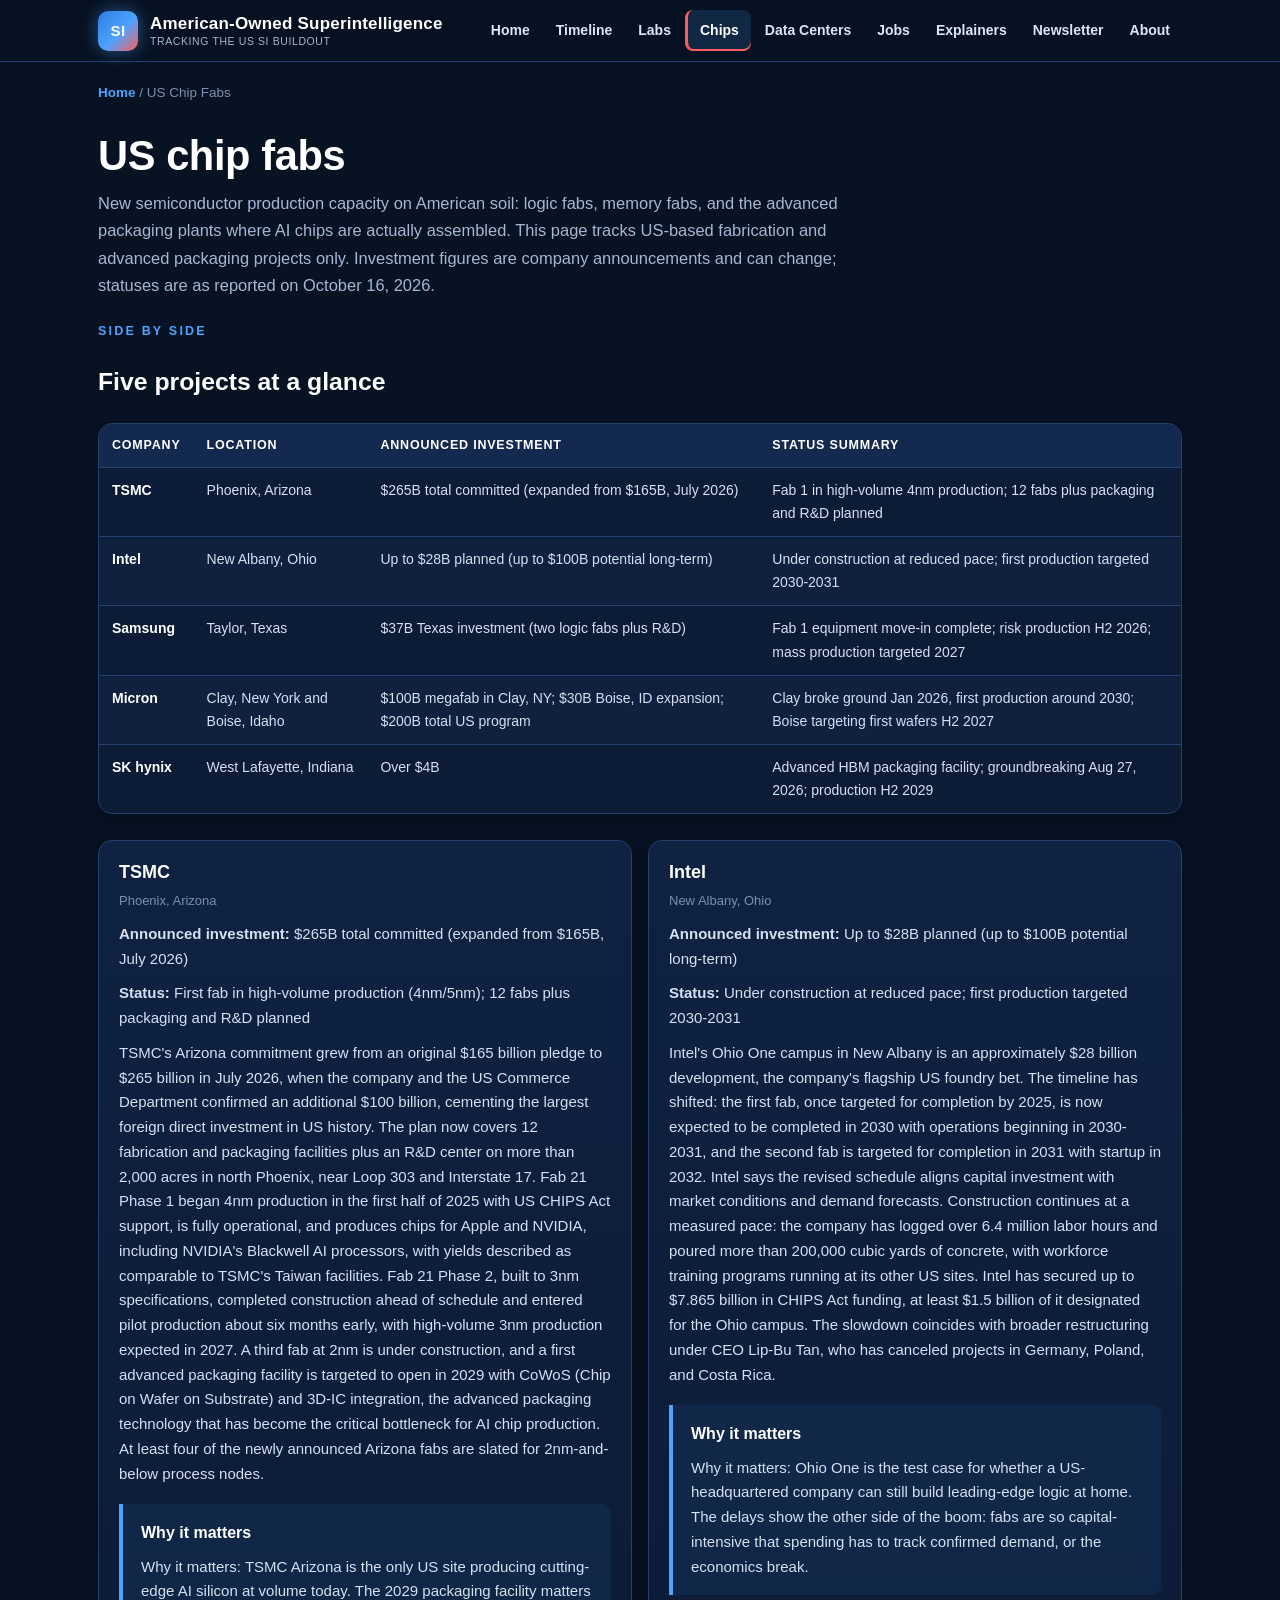
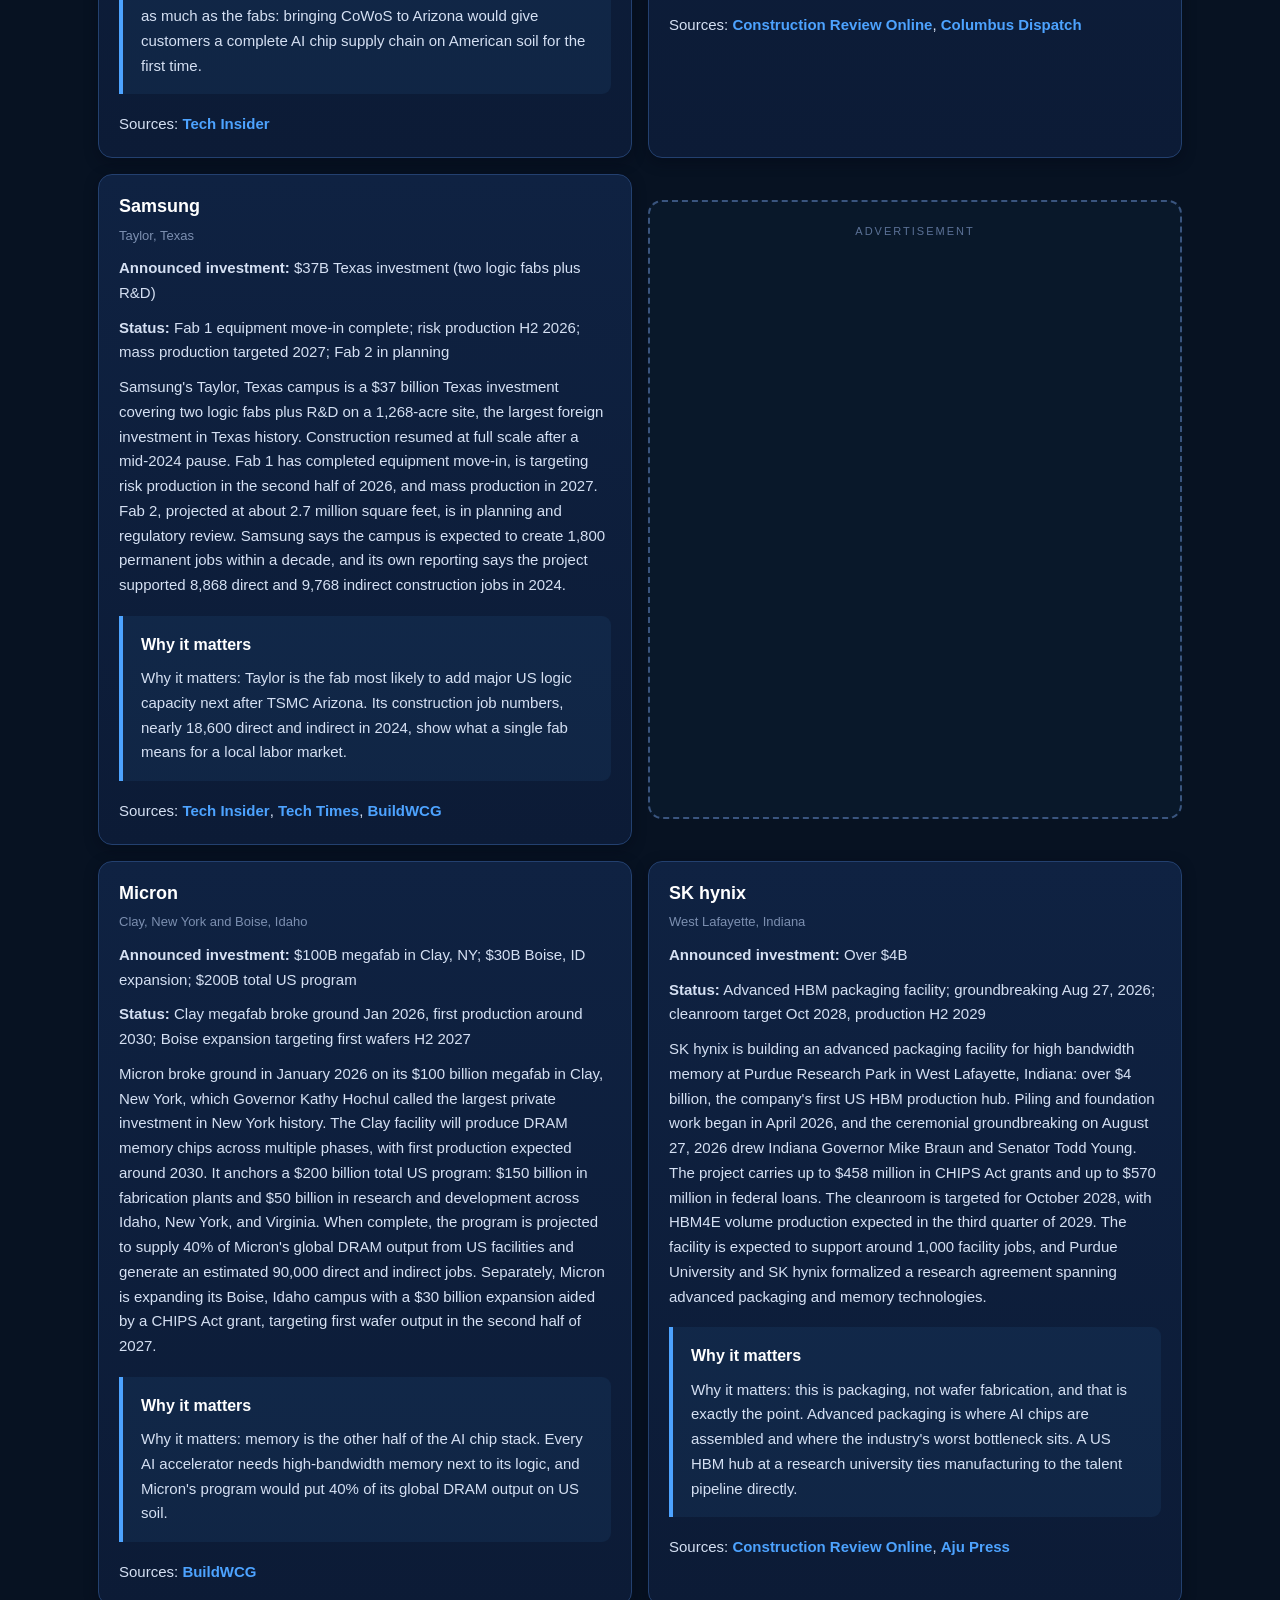
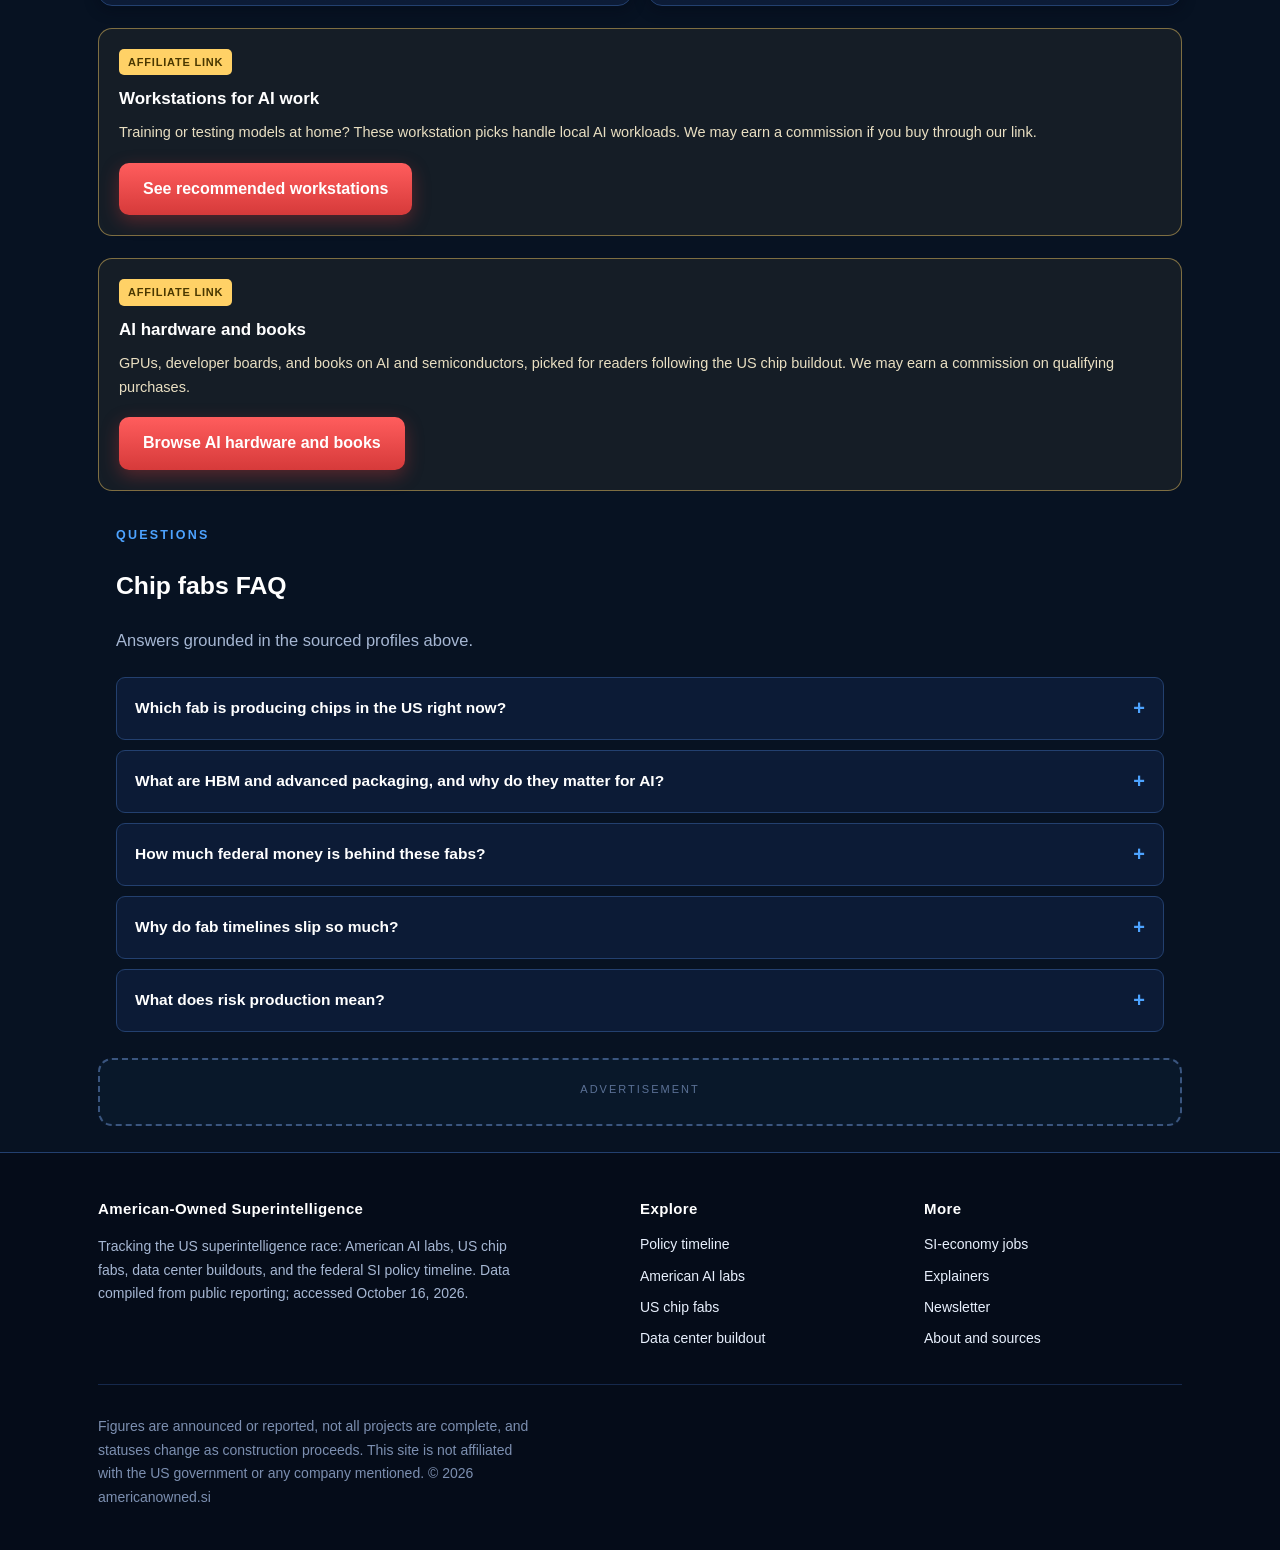
<file: chips.html>
<!DOCTYPE html>
<html lang="en">
<head>
<meta charset="utf-8">
<meta name="viewport" content="width=device-width, initial-scale=1">
<title>US Chip Fabs | American-Owned Superintelligence</title>
<meta name="description" content="US semiconductor fab projects from TSMC, Intel, Samsung, Micron, and SK hynix: locations, announced investments, build status, and a side-by-side comparison.">
<link rel="canonical" href="https://americanowned.si/chips.html">
<meta property="og:type" content="website">
<meta property="og:site_name" content="American-Owned Superintelligence">
<meta property="og:title" content="US Chip Fabs | American-Owned Superintelligence">
<meta property="og:description" content="US semiconductor fab projects from TSMC, Intel, Samsung, Micron, and SK hynix: locations, announced investments, build status, and a side-by-side comparison.">
<meta property="og:url" content="https://americanowned.si/chips.html">
<link rel="stylesheet" href="/style.css">
</head>
<body>
<a class="skip" href="#main">Skip to content</a>
<header class="site-header">
<div class="header-inner">
<a class="brand" href="/index.html"><span class="brand-mark" aria-hidden="true">SI</span><span>American-Owned Superintelligence<small>Tracking the US SI buildout</small></span></a>
<button class="nav-toggle" id="nav-toggle" aria-label="Open navigation menu" aria-expanded="false">&#9776;</button>
<nav class="site-nav" id="site-nav" aria-label="Main navigation"><ul>
<li><a href="/index.html">Home</a></li>
<li><a href="/timeline.html">Timeline</a></li>
<li><a href="/labs.html">Labs</a></li>
<li><a href="/chips.html" class="active">Chips</a></li>
<li><a href="/datacenters.html">Data Centers</a></li>
<li><a href="/jobs.html">Jobs</a></li>
<li><a href="/explainers.html">Explainers</a></li>
<li><a href="/newsletter.html">Newsletter</a></li>
<li><a href="/about.html">About</a></li>
</ul></nav>
</div>
</header>
<main id="main">
<div class="container"><p class="breadcrumb"><a href="/index.html">Home</a> / US Chip Fabs</p></div>
<div class="container">
<h1 class="page-title">US chip fabs</h1>
<p class="page-intro">New semiconductor production capacity on American soil: logic fabs, memory fabs, and the advanced packaging plants where AI chips are actually assembled. This page tracks US-based fabrication and advanced packaging projects only. Investment figures are company announcements and can change; statuses are as reported on October 16, 2026.</p>
<p class="kicker">Side by side</p>
<h2 style="color:#fff">Five projects at a glance</h2>
<div class="table-wrap" style="margin:14px 0 26px">
<table>
<thead><tr><th>Company</th><th>Location</th><th>Announced investment</th><th>Status summary</th></tr></thead>
<tbody>
<tr><td><strong>TSMC</strong></td><td>Phoenix, Arizona</td><td>$265B total committed (expanded from $165B, July 2026)</td><td>Fab 1 in high-volume 4nm production; 12 fabs plus packaging and R&amp;D planned</td></tr>
<tr><td><strong>Intel</strong></td><td>New Albany, Ohio</td><td>Up to $28B planned (up to $100B potential long-term)</td><td>Under construction at reduced pace; first production targeted 2030-2031</td></tr>
<tr><td><strong>Samsung</strong></td><td>Taylor, Texas</td><td>$37B Texas investment (two logic fabs plus R&amp;D)</td><td>Fab 1 equipment move-in complete; risk production H2 2026; mass production targeted 2027</td></tr>
<tr><td><strong>Micron</strong></td><td>Clay, New York and Boise, Idaho</td><td>$100B megafab in Clay, NY; $30B Boise, ID expansion; $200B total US program</td><td>Clay broke ground Jan 2026, first production around 2030; Boise targeting first wafers H2 2027</td></tr>
<tr><td><strong>SK hynix</strong></td><td>West Lafayette, Indiana</td><td>Over $4B</td><td>Advanced HBM packaging facility; groundbreaking Aug 27, 2026; production H2 2029</td></tr>
</tbody>
</table>
</div>
<div class="grid cols-2">
<article class="card">
<h3>TSMC</h3>
<p class="meta">Phoenix, Arizona</p>
<p><strong>Announced investment:</strong> $265B total committed (expanded from $165B, July 2026)</p>
<p><strong>Status:</strong> First fab in high-volume production (4nm/5nm); 12 fabs plus packaging and R&amp;D planned</p>
<p>TSMC's Arizona commitment grew from an original $165 billion pledge to $265 billion in July 2026, when the company and the US Commerce Department confirmed an additional $100 billion, cementing the largest foreign direct investment in US history. The plan now covers 12 fabrication and packaging facilities plus an R&D center on more than 2,000 acres in north Phoenix, near Loop 303 and Interstate 17. Fab 21 Phase 1 began 4nm production in the first half of 2025 with US CHIPS Act support, is fully operational, and produces chips for Apple and NVIDIA, including NVIDIA's Blackwell AI processors, with yields described as comparable to TSMC's Taiwan facilities. Fab 21 Phase 2, built to 3nm specifications, completed construction ahead of schedule and entered pilot production about six months early, with high-volume 3nm production expected in 2027. A third fab at 2nm is under construction, and a first advanced packaging facility is targeted to open in 2029 with CoWoS (Chip on Wafer on Substrate) and 3D-IC integration, the advanced packaging technology that has become the critical bottleneck for AI chip production. At least four of the newly announced Arizona fabs are slated for 2nm-and-below process nodes.</p>
<div class="why"><h4>Why it matters</h4><p>Why it matters: TSMC Arizona is the only US site producing cutting-edge AI silicon at volume today. The 2029 packaging facility matters as much as the fabs: bringing CoWoS to Arizona would give customers a complete AI chip supply chain on American soil for the first time.</p></div>
<p class="sources">Sources: <a href="https://tech-insider.org/tsmc-arizona-165-billion-expansion-gigafab-2026/" rel="noopener" target="_blank">Tech Insider</a></p>
</article>
<article class="card">
<h3>Intel</h3>
<p class="meta">New Albany, Ohio</p>
<p><strong>Announced investment:</strong> Up to $28B planned (up to $100B potential long-term)</p>
<p><strong>Status:</strong> Under construction at reduced pace; first production targeted 2030-2031</p>
<p>Intel's Ohio One campus in New Albany is an approximately $28 billion development, the company's flagship US foundry bet. The timeline has shifted: the first fab, once targeted for completion by 2025, is now expected to be completed in 2030 with operations beginning in 2030-2031, and the second fab is targeted for completion in 2031 with startup in 2032. Intel says the revised schedule aligns capital investment with market conditions and demand forecasts. Construction continues at a measured pace: the company has logged over 6.4 million labor hours and poured more than 200,000 cubic yards of concrete, with workforce training programs running at its other US sites. Intel has secured up to $7.865 billion in CHIPS Act funding, at least $1.5 billion of it designated for the Ohio campus. The slowdown coincides with broader restructuring under CEO Lip-Bu Tan, who has canceled projects in Germany, Poland, and Costa Rica.</p>
<div class="why"><h4>Why it matters</h4><p>Why it matters: Ohio One is the test case for whether a US-headquartered company can still build leading-edge logic at home. The delays show the other side of the boom: fabs are so capital-intensive that spending has to track confirmed demand, or the economics break.</p></div>
<p class="sources">Sources: <a href="https://constructionreviewonline.com/intel-announces-further-delay-on-us28-billion-ohio-one-campus-new-albany/" rel="noopener" target="_blank">Construction Review Online</a>, <a href="https://www.dispatch.com/story/news/local/2026/09/04/moreno-confident-intel-plant-despite-delays-new-albany/91608798007/" rel="noopener" target="_blank">Columbus Dispatch</a></p>
</article>
<article class="card">
<h3>Samsung</h3>
<p class="meta">Taylor, Texas</p>
<p><strong>Announced investment:</strong> $37B Texas investment (two logic fabs plus R&amp;D)</p>
<p><strong>Status:</strong> Fab 1 equipment move-in complete; risk production H2 2026; mass production targeted 2027; Fab 2 in planning</p>
<p>Samsung's Taylor, Texas campus is a $37 billion Texas investment covering two logic fabs plus R&D on a 1,268-acre site, the largest foreign investment in Texas history. Construction resumed at full scale after a mid-2024 pause. Fab 1 has completed equipment move-in, is targeting risk production in the second half of 2026, and mass production in 2027. Fab 2, projected at about 2.7 million square feet, is in planning and regulatory review. Samsung says the campus is expected to create 1,800 permanent jobs within a decade, and its own reporting says the project supported 8,868 direct and 9,768 indirect construction jobs in 2024.</p>
<div class="why"><h4>Why it matters</h4><p>Why it matters: Taylor is the fab most likely to add major US logic capacity next after TSMC Arizona. Its construction job numbers, nearly 18,600 direct and indirect in 2024, show what a single fab means for a local labor market.</p></div>
<p class="sources">Sources: <a href="https://tech-insider.org/samsung-73-billion-semiconductor-investment-2026/" rel="noopener" target="_blank">Tech Insider</a>, <a href="https://Www.techtimes.com/articles/317538/20260602/samsung-taylor-fab-receives-first-chemical-supply-enf-technology-begins-shipping-texas.htm" rel="noopener" target="_blank">Tech Times</a>, <a href="https://www.buildwcg.com/blog-posts/semiconductor-fab-construction-boom-2026" rel="noopener" target="_blank">BuildWCG</a></p>
</article>
<div class="ad-slot" data-ad-slot="in-article">
<div class="ad-label">Advertisement</div>
<!-- AD SLOT: replace with ad network code -->
</div>
<article class="card">
<h3>Micron</h3>
<p class="meta">Clay, New York and Boise, Idaho</p>
<p><strong>Announced investment:</strong> $100B megafab in Clay, NY; $30B Boise, ID expansion; $200B total US program</p>
<p><strong>Status:</strong> Clay megafab broke ground Jan 2026, first production around 2030; Boise expansion targeting first wafers H2 2027</p>
<p>Micron broke ground in January 2026 on its $100 billion megafab in Clay, New York, which Governor Kathy Hochul called the largest private investment in New York history. The Clay facility will produce DRAM memory chips across multiple phases, with first production expected around 2030. It anchors a $200 billion total US program: $150 billion in fabrication plants and $50 billion in research and development across Idaho, New York, and Virginia. When complete, the program is projected to supply 40% of Micron's global DRAM output from US facilities and generate an estimated 90,000 direct and indirect jobs. Separately, Micron is expanding its Boise, Idaho campus with a $30 billion expansion aided by a CHIPS Act grant, targeting first wafer output in the second half of 2027.</p>
<div class="why"><h4>Why it matters</h4><p>Why it matters: memory is the other half of the AI chip stack. Every AI accelerator needs high-bandwidth memory next to its logic, and Micron's program would put 40% of its global DRAM output on US soil.</p></div>
<p class="sources">Sources: <a href="https://www.buildwcg.com/blog-posts/semiconductor-fab-construction-boom-2026" rel="noopener" target="_blank">BuildWCG</a></p>
</article>
<article class="card">
<h3>SK hynix</h3>
<p class="meta">West Lafayette, Indiana</p>
<p><strong>Announced investment:</strong> Over $4B</p>
<p><strong>Status:</strong> Advanced HBM packaging facility; groundbreaking Aug 27, 2026; cleanroom target Oct 2028, production H2 2029</p>
<p>SK hynix is building an advanced packaging facility for high bandwidth memory at Purdue Research Park in West Lafayette, Indiana: over $4 billion, the company's first US HBM production hub. Piling and foundation work began in April 2026, and the ceremonial groundbreaking on August 27, 2026 drew Indiana Governor Mike Braun and Senator Todd Young. The project carries up to $458 million in CHIPS Act grants and up to $570 million in federal loans. The cleanroom is targeted for October 2028, with HBM4E volume production expected in the third quarter of 2029. The facility is expected to support around 1,000 facility jobs, and Purdue University and SK hynix formalized a research agreement spanning advanced packaging and memory technologies.</p>
<div class="why"><h4>Why it matters</h4><p>Why it matters: this is packaging, not wafer fabrication, and that is exactly the point. Advanced packaging is where AI chips are assembled and where the industry's worst bottleneck sits. A US HBM hub at a research university ties manufacturing to the talent pipeline directly.</p></div>
<p class="sources">Sources: <a href="https://constructionreviewonline.com/sk-hynix-advanced-packaging-facility-represents-4-billion-indiana-investment/" rel="noopener" target="_blank">Construction Review Online</a>, <a href="https://www.ajupress.com/view/20260828002253071" rel="noopener" target="_blank">Aju Press</a></p>
</article>

</div>
<div class="affiliate-box">
<span class="aff-tag">Affiliate link</span>
<!-- AFFILIATE SLOT "ai-workstation-recommendations": replace href="#" with the approved program URL. See AFFILIATES.md -->
<h3>Workstations for AI work</h3>
<p>Training or testing models at home? These workstation picks handle local AI workloads. We may earn a commission if you buy through our link.</p>
<a class="btn" href="#" data-affiliate-slot="ai-workstation-recommendations">See recommended workstations</a>
</div>
<div class="affiliate-box">
<span class="aff-tag">Affiliate link</span>
<!-- AFFILIATE SLOT "ai-hardware-books": replace href="#" with the approved program URL. See AFFILIATES.md -->
<h3>AI hardware and books</h3>
<p>GPUs, developer boards, and books on AI and semiconductors, picked for readers following the US chip buildout. We may earn a commission on qualifying purchases.</p>
<a class="btn" href="#" data-affiliate-slot="ai-hardware-books">Browse AI hardware and books</a>
</div>
<div class="container" style="margin-top:34px">
<p class="kicker">Questions</p>
<h2 style="color:#fff">Chip fabs FAQ</h2>
<p class="page-intro">Answers grounded in the sourced profiles above.</p>
<details class="faq"><summary>Which fab is producing chips in the US right now?</summary><div class="faq-body"><p>TSMC's Fab 21 Phase 1 in Phoenix, Arizona: 4nm chips in high-volume production since early 2025, supplying Apple and NVIDIA. Samsung's Taylor, Texas Fab 1 is targeting mass production in 2027. The other tracked projects are under construction or in planning.</p></div></details>
<details class="faq"><summary>What are HBM and advanced packaging, and why do they matter for AI?</summary><div class="faq-body"><p>High bandwidth memory (HBM) is memory stacked directly next to AI processors so data moves fast enough to keep them fed. Advanced packaging is the assembly step that joins logic chips and memory, including CoWoS (Chip on Wafer on Substrate). Both are bottlenecks for AI chip supply, which is why SK hynix is building a $4B+ HBM packaging hub in Indiana and TSMC plans a CoWoS packaging facility in Arizona targeted for 2029.</p></div></details>
<details class="faq"><summary>How much federal money is behind these fabs?</summary><div class="faq-body"><p>Reported CHIPS and Science Act support includes up to $7.865 billion for Intel (at least $1.5 billion for Ohio), a CHIPS Act grant aiding Micron's $30 billion Boise expansion, and up to $458 million in grants plus up to $570 million in federal loans for SK hynix in Indiana. TSMC's Arizona Fab 21 Phase 1 received CHIPS Act support. These are reported awards, not the full project costs.</p></div></details>
<details class="faq"><summary>Why do fab timelines slip so much?</summary><div class="faq-body"><p>Fabs cost tens of billions of dollars and take years from groundbreaking to first wafers. Intel's Ohio campus shows the mechanism: the company slowed construction to align capital spending with market demand, pushing first operations from a 2025 target to 2030-2031. Announced timelines are plans; only completed construction is capacity.</p></div></details>
<details class="faq"><summary>What does risk production mean?</summary><div class="faq-body"><p>Risk production is the trial manufacturing phase before mass production: a fab runs real wafers through the line to prove out the process while yields are still being tuned. Samsung's Taylor Fab 1 is targeting risk production in the second half of 2026 ahead of mass production in 2027.</p></div></details>
</div>
<div class="ad-slot" data-ad-slot="sidebar">
<div class="ad-label">Advertisement</div>
<!-- AD SLOT: replace with ad network code -->
</div>
</div>
</main>
<footer class="site-footer">
<div class="container">
<div class="footer-grid">
<div>
<h4>American-Owned Superintelligence</h4>
<p>Tracking the US superintelligence race: American AI labs, US chip fabs, data center buildouts, and the federal SI policy timeline. Data compiled from public reporting; accessed October 16, 2026.</p>
</div>
<div>
<h4>Explore</h4>
<ul>
<li><a href="/timeline.html">Policy timeline</a></li>
<li><a href="/labs.html">American AI labs</a></li>
<li><a href="/chips.html">US chip fabs</a></li>
<li><a href="/datacenters.html">Data center buildout</a></li>
</ul>
</div>
<div>
<h4>More</h4>
<ul>
<li><a href="/jobs.html">SI-economy jobs</a></li>
<li><a href="/explainers.html">Explainers</a></li>
<li><a href="/newsletter.html">Newsletter</a></li>
<li><a href="/about.html">About and sources</a></li>
</ul>
</div>
</div>
<div class="footer-bottom">
<p>Figures are announced or reported, not all projects are complete, and statuses change as construction proceeds. This site is not affiliated with the US government or any company mentioned. &copy; 2026 americanowned.si</p>
</div>
</div>
</footer>
<script src="/site.js"></script>
</body>
</html>
</file>
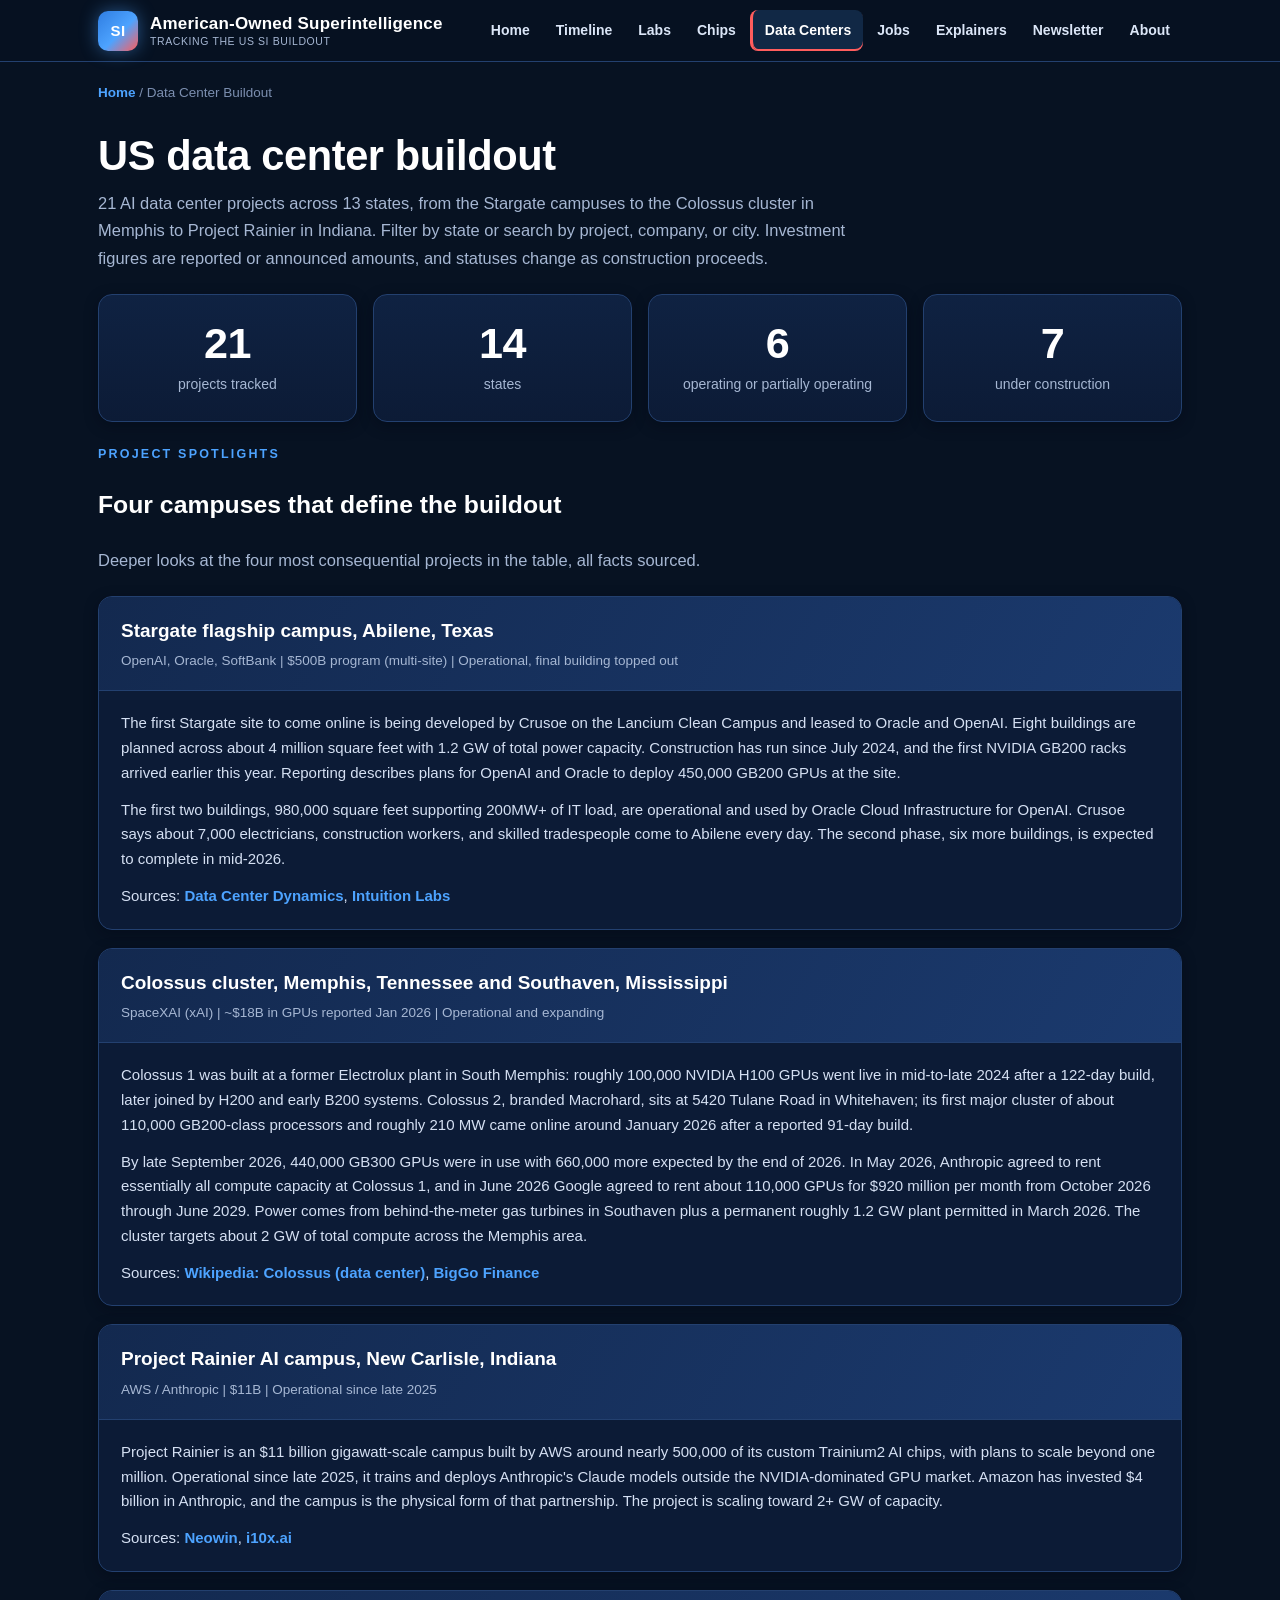
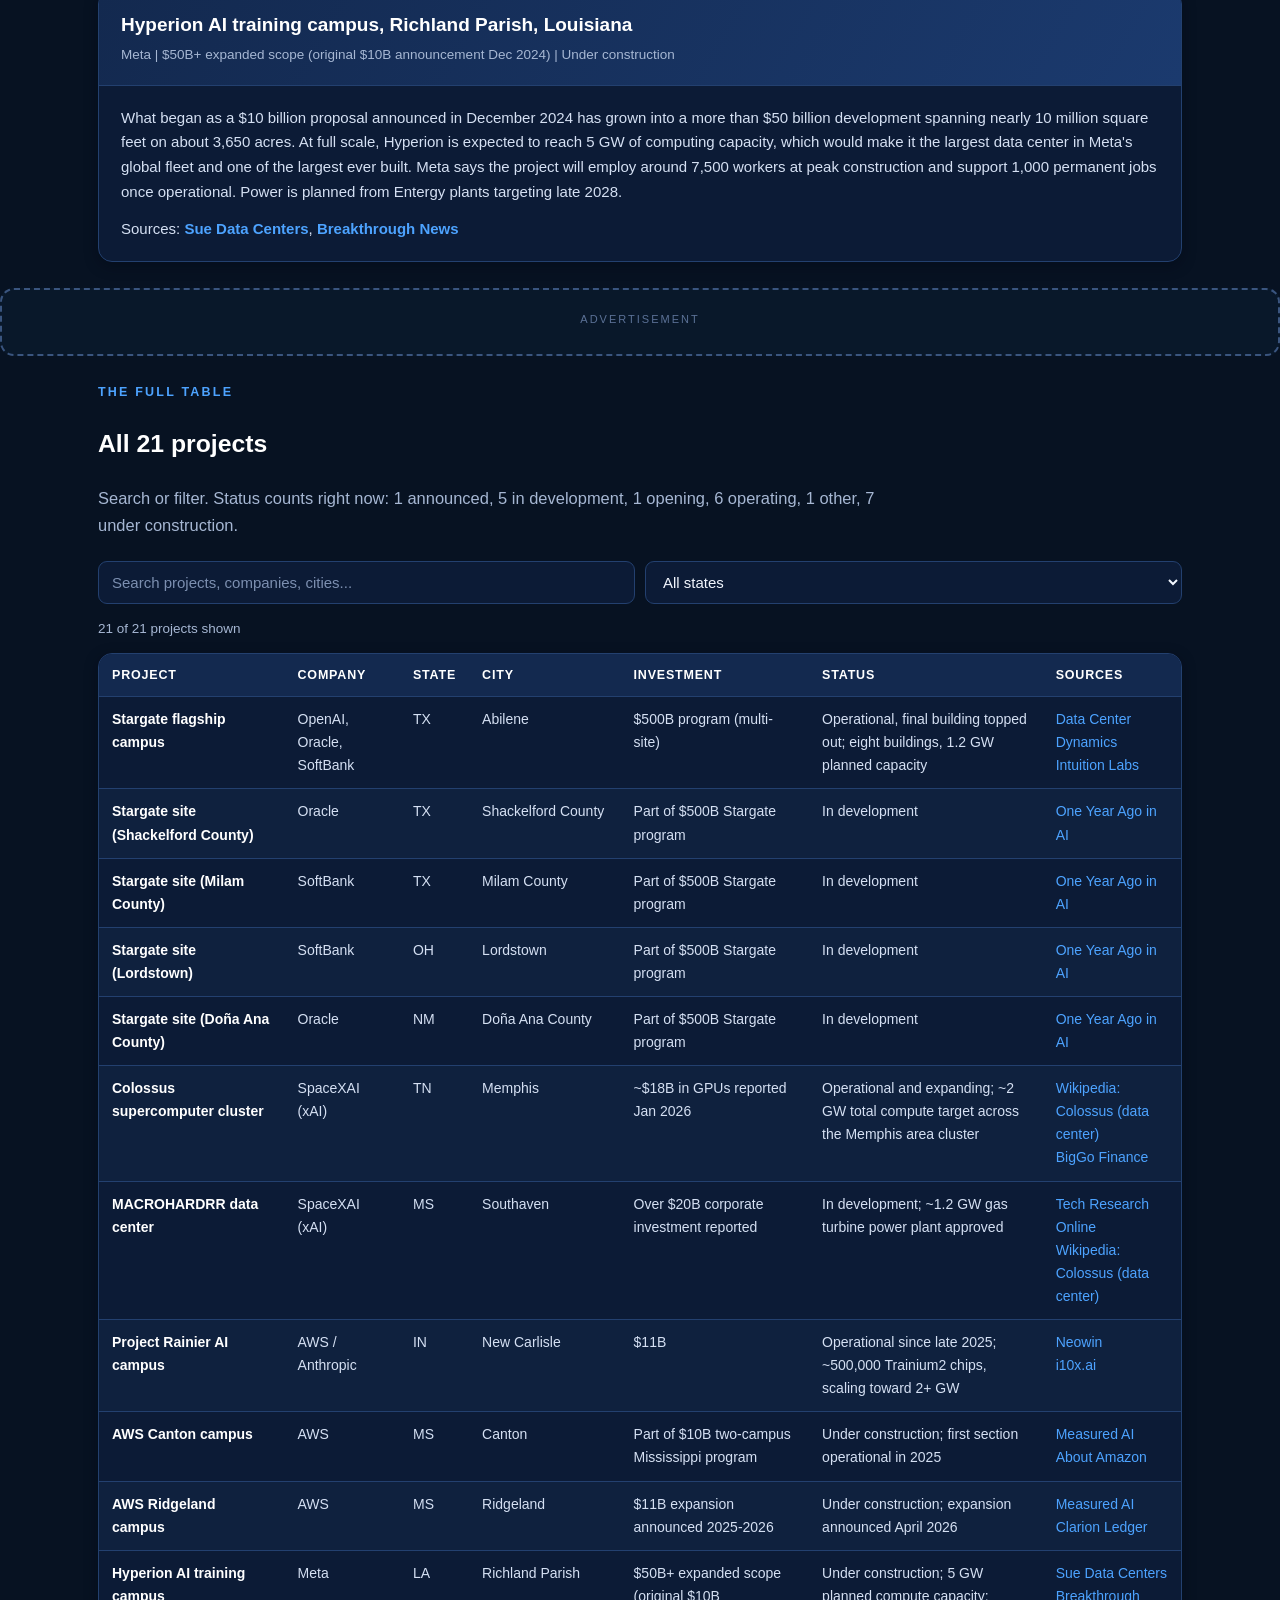
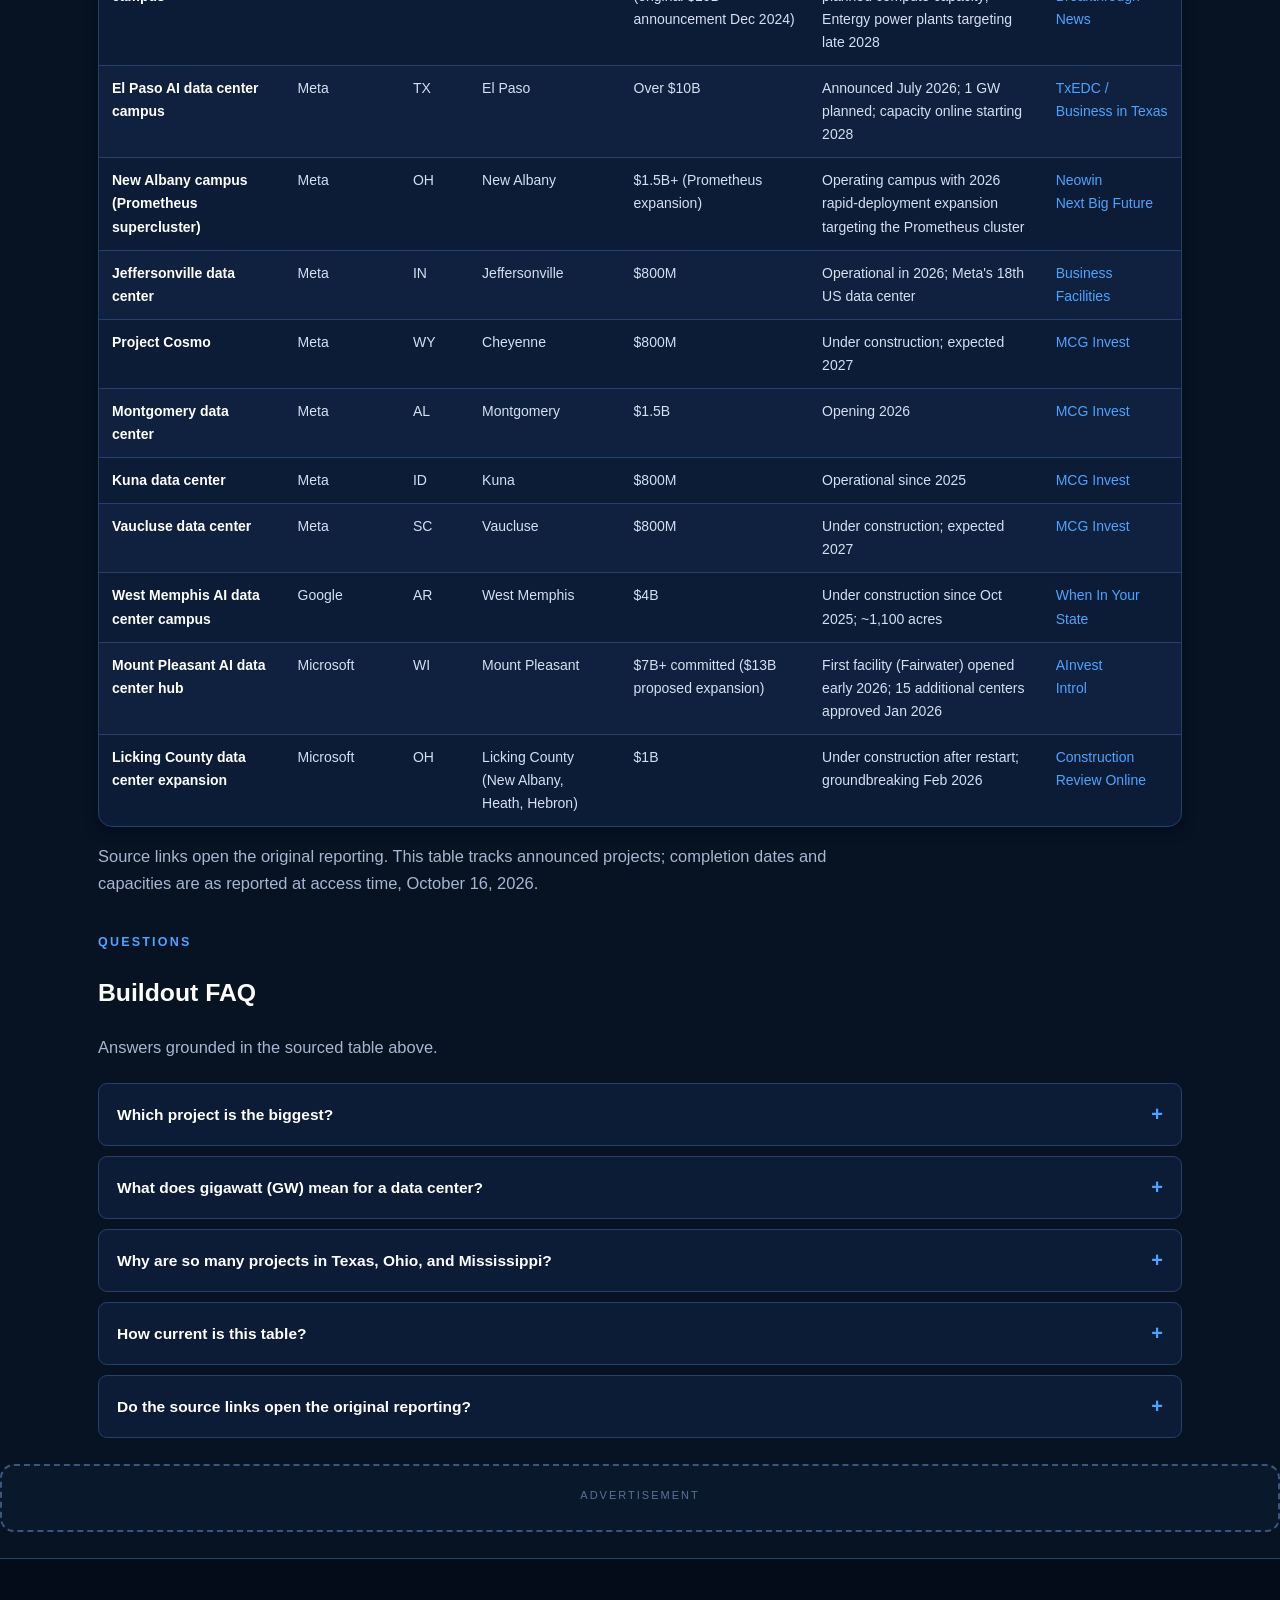
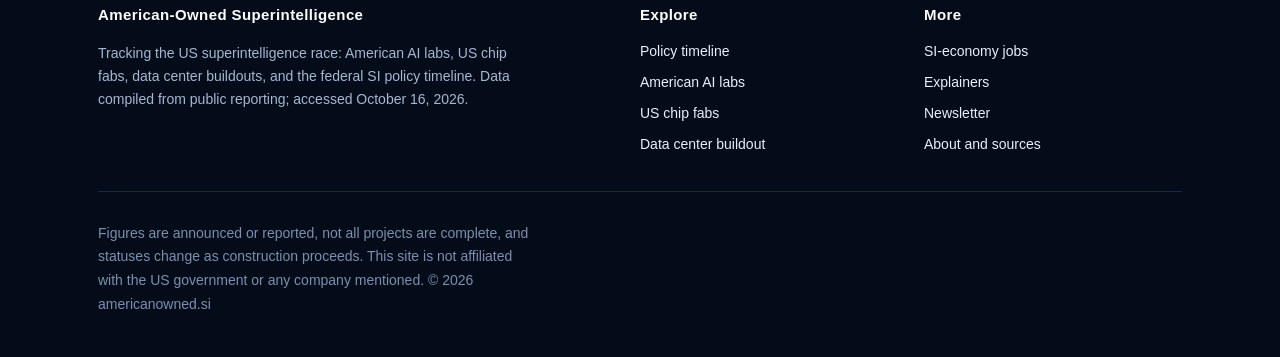
<file: datacenters.html>
<!DOCTYPE html>
<html lang="en">
<head>
<meta charset="utf-8">
<meta name="viewport" content="width=device-width, initial-scale=1">
<title>US Data Center Buildout | American-Owned Superintelligence</title>
<meta name="description" content="A searchable table of 21 AI data center projects across the US: Stargate, Colossus, Project Rainier, Hyperion, and more, with project spotlights.">
<link rel="canonical" href="https://americanowned.si/datacenters.html">
<meta property="og:type" content="website">
<meta property="og:site_name" content="American-Owned Superintelligence">
<meta property="og:title" content="US Data Center Buildout | American-Owned Superintelligence">
<meta property="og:description" content="A searchable table of 21 AI data center projects across the US: Stargate, Colossus, Project Rainier, Hyperion, and more, with project spotlights.">
<meta property="og:url" content="https://americanowned.si/datacenters.html">
<link rel="stylesheet" href="/style.css">
</head>
<body>
<a class="skip" href="#main">Skip to content</a>
<header class="site-header">
<div class="header-inner">
<a class="brand" href="/index.html"><span class="brand-mark" aria-hidden="true">SI</span><span>American-Owned Superintelligence<small>Tracking the US SI buildout</small></span></a>
<button class="nav-toggle" id="nav-toggle" aria-label="Open navigation menu" aria-expanded="false">&#9776;</button>
<nav class="site-nav" id="site-nav" aria-label="Main navigation"><ul>
<li><a href="/index.html">Home</a></li>
<li><a href="/timeline.html">Timeline</a></li>
<li><a href="/labs.html">Labs</a></li>
<li><a href="/chips.html">Chips</a></li>
<li><a href="/datacenters.html" class="active">Data Centers</a></li>
<li><a href="/jobs.html">Jobs</a></li>
<li><a href="/explainers.html">Explainers</a></li>
<li><a href="/newsletter.html">Newsletter</a></li>
<li><a href="/about.html">About</a></li>
</ul></nav>
</div>
</header>
<main id="main">
<div class="container"><p class="breadcrumb"><a href="/index.html">Home</a> / Data Center Buildout</p></div>
<div class="container">
<h1 class="page-title">US data center buildout</h1>
<p class="page-intro">21 AI data center projects across 13 states, from the Stargate campuses to the Colossus cluster in Memphis to Project Rainier in Indiana. Filter by state or search by project, company, or city. Investment figures are reported or announced amounts, and statuses change as construction proceeds.</p>
<div class="grid cols-2 cols-4" style="margin-bottom:22px">
<div class="card stat-card"><div class="num">21</div><div class="lbl">projects tracked</div></div>
<div class="card stat-card"><div class="num">14</div><div class="lbl">states</div></div>
<div class="card stat-card"><div class="num">6</div><div class="lbl">operating or partially operating</div></div>
<div class="card stat-card"><div class="num">7</div><div class="lbl">under construction</div></div>
</div>
<p class="kicker">Project spotlights</p>
<h2 style="color:#fff">Four campuses that define the buildout</h2>
<p class="page-intro">Deeper looks at the four most consequential projects in the table, all facts sourced.</p>
<div class="spotlight">
<div class="spotlight-head"><h3>Stargate flagship campus, Abilene, Texas</h3><p class="meta">OpenAI, Oracle, SoftBank | $500B program (multi-site) | Operational, final building topped out</p></div>
<div class="spotlight-body">
<p>The first Stargate site to come online is being developed by Crusoe on the Lancium Clean Campus and leased to Oracle and OpenAI. Eight buildings are planned across about 4 million square feet with 1.2 GW of total power capacity. Construction has run since July 2024, and the first NVIDIA GB200 racks arrived earlier this year. Reporting describes plans for OpenAI and Oracle to deploy 450,000 GB200 GPUs at the site.</p>
<p>The first two buildings, 980,000 square feet supporting 200MW+ of IT load, are operational and used by Oracle Cloud Infrastructure for OpenAI. Crusoe says about 7,000 electricians, construction workers, and skilled tradespeople come to Abilene every day. The second phase, six more buildings, is expected to complete in mid-2026.</p>
<p class="sources">Sources: <a href="https://www.datacenterdynamics.com/en/news/crusoe-tops-out-final-building-at-openai-stargate-data-center-campus-in-abilene-texas/" rel="noopener" target="_blank">Data Center Dynamics</a>, <a href="https://intuitionlabs.ai/articles/openai-stargate-datacenter-details?ref=newzchain.com" rel="noopener" target="_blank">Intuition Labs</a></p>
</div>
</div>
<div class="spotlight">
<div class="spotlight-head"><h3>Colossus cluster, Memphis, Tennessee and Southaven, Mississippi</h3><p class="meta">SpaceXAI (xAI) | ~$18B in GPUs reported Jan 2026 | Operational and expanding</p></div>
<div class="spotlight-body">
<p>Colossus 1 was built at a former Electrolux plant in South Memphis: roughly 100,000 NVIDIA H100 GPUs went live in mid-to-late 2024 after a 122-day build, later joined by H200 and early B200 systems. Colossus 2, branded Macrohard, sits at 5420 Tulane Road in Whitehaven; its first major cluster of about 110,000 GB200-class processors and roughly 210 MW came online around January 2026 after a reported 91-day build.</p>
<p>By late September 2026, 440,000 GB300 GPUs were in use with 660,000 more expected by the end of 2026. In May 2026, Anthropic agreed to rent essentially all compute capacity at Colossus 1, and in June 2026 Google agreed to rent about 110,000 GPUs for $920 million per month from October 2026 through June 2029. Power comes from behind-the-meter gas turbines in Southaven plus a permanent roughly 1.2 GW plant permitted in March 2026. The cluster targets about 2 GW of total compute across the Memphis area.</p>
<p class="sources">Sources: <a href="http://en.wikipedia.org/wiki/Colossus_(data_center)" rel="noopener" target="_blank">Wikipedia: Colossus (data center)</a>, <a href="https://finance.biggo.com/news/01b58a5f-90fc-41c1-b007-fe995274887e" rel="noopener" target="_blank">BigGo Finance</a></p>
</div>
</div>
<div class="spotlight">
<div class="spotlight-head"><h3>Project Rainier AI campus, New Carlisle, Indiana</h3><p class="meta">AWS / Anthropic | $11B | Operational since late 2025</p></div>
<div class="spotlight-body">
<p>Project Rainier is an $11 billion gigawatt-scale campus built by AWS around nearly 500,000 of its custom Trainium2 AI chips, with plans to scale beyond one million. Operational since late 2025, it trains and deploys Anthropic's Claude models outside the NVIDIA-dominated GPU market. Amazon has invested $4 billion in Anthropic, and the campus is the physical form of that partnership. The project is scaling toward 2+ GW of capacity.</p>
<p class="sources">Sources: <a href="https://www.neowin.net/news/these-are-the-biggest-ai-data-centers-owned-by-big-tech/" rel="noopener" target="_blank">Neowin</a>, <a href="https://i10x.ai/news/aws-project-rainier-11b-ai-campus-trainium2" rel="noopener" target="_blank">i10x.ai</a></p>
</div>
</div>
<div class="spotlight">
<div class="spotlight-head"><h3>Hyperion AI training campus, Richland Parish, Louisiana</h3><p class="meta">Meta | $50B+ expanded scope (original $10B announcement Dec 2024) | Under construction</p></div>
<div class="spotlight-body">
<p>What began as a $10 billion proposal announced in December 2024 has grown into a more than $50 billion development spanning nearly 10 million square feet on about 3,650 acres. At full scale, Hyperion is expected to reach 5 GW of computing capacity, which would make it the largest data center in Meta's global fleet and one of the largest ever built. Meta says the project will employ around 7,500 workers at peak construction and support 1,000 permanent jobs once operational. Power is planned from Entergy plants targeting late 2028.</p>
<p class="sources">Sources: <a href="https://suedatacenters.org/states/louisiana" rel="noopener" target="_blank">Sue Data Centers</a>, <a href="https://breakthroughnews.org/2026/09/11/meta-wants-to-build-a-50-billion-data-center-in-louisiana/" rel="noopener" target="_blank">Breakthrough News</a></p>
</div>
</div>
</div>
<div class="ad-slot" data-ad-slot="leaderboard">
<div class="ad-label">Advertisement</div>
<!-- AD SLOT: replace with ad network code -->
</div>
<div class="container">
<p class="kicker">The full table</p>
<h2 style="color:#fff">All 21 projects</h2>
<p class="page-intro">Search or filter. Status counts right now: 1 announced, 5 in development, 1 opening, 6 operating, 1 other, 7 under construction.</p>
<div class="filter-bar">
<input type="search" id="dc-search" placeholder="Search projects, companies, cities..." aria-label="Search data center projects">
<select id="dc-state" aria-label="Filter by state">
<option value="">All states</option>
<option value="AL">AL</option>
<option value="AR">AR</option>
<option value="ID">ID</option>
<option value="IN">IN</option>
<option value="LA">LA</option>
<option value="MS">MS</option>
<option value="NM">NM</option>
<option value="OH">OH</option>
<option value="SC">SC</option>
<option value="TN">TN</option>
<option value="TX">TX</option>
<option value="WI">WI</option>
<option value="WY">WY</option>
</select>
</div>
<p class="filter-count" id="dc-count">21 of 21 projects shown</p>
<div class="table-wrap">
<table id="dc-table">
<thead><tr>
<th>Project</th><th>Company</th><th>State</th><th>City</th><th>Investment</th><th>Status</th><th>Sources</th>
</tr></thead>
<tbody>
<tr data-state="TX" data-search="Stargate flagship campus OpenAI, Oracle, SoftBank TX Abilene Operational, final building topped out; eight buildings, 1.2 GW planned capacity">
<td><strong>Stargate flagship campus</strong></td>
<td>OpenAI, Oracle, SoftBank</td>
<td>TX</td>
<td>Abilene</td>
<td>$500B program (multi-site)</td>
<td>Operational, final building topped out; eight buildings, 1.2 GW planned capacity</td>
<td><a href="https://www.datacenterdynamics.com/en/news/crusoe-tops-out-final-building-at-openai-stargate-data-center-campus-in-abilene-texas/" rel="noopener" target="_blank">Data Center Dynamics</a><br><a href="https://intuitionlabs.ai/articles/openai-stargate-datacenter-details?ref=newzchain.com" rel="noopener" target="_blank">Intuition Labs</a></td>
</tr>
<tr data-state="TX" data-search="Stargate site (Shackelford County) Oracle TX Shackelford County In development">
<td><strong>Stargate site (Shackelford County)</strong></td>
<td>Oracle</td>
<td>TX</td>
<td>Shackelford County</td>
<td>Part of $500B Stargate program</td>
<td>In development</td>
<td><a href="https://oneyearago.ai/news/2025-09-23-stargate-five-new-sites/" rel="noopener" target="_blank">One Year Ago in AI</a></td>
</tr>
<tr data-state="TX" data-search="Stargate site (Milam County) SoftBank TX Milam County In development">
<td><strong>Stargate site (Milam County)</strong></td>
<td>SoftBank</td>
<td>TX</td>
<td>Milam County</td>
<td>Part of $500B Stargate program</td>
<td>In development</td>
<td><a href="https://oneyearago.ai/news/2025-09-23-stargate-five-new-sites/" rel="noopener" target="_blank">One Year Ago in AI</a></td>
</tr>
<tr data-state="OH" data-search="Stargate site (Lordstown) SoftBank OH Lordstown In development">
<td><strong>Stargate site (Lordstown)</strong></td>
<td>SoftBank</td>
<td>OH</td>
<td>Lordstown</td>
<td>Part of $500B Stargate program</td>
<td>In development</td>
<td><a href="https://oneyearago.ai/news/2025-09-23-stargate-five-new-sites/" rel="noopener" target="_blank">One Year Ago in AI</a></td>
</tr>
<tr data-state="NM" data-search="Stargate site (Doña Ana County) Oracle NM Doña Ana County In development">
<td><strong>Stargate site (Doña Ana County)</strong></td>
<td>Oracle</td>
<td>NM</td>
<td>Doña Ana County</td>
<td>Part of $500B Stargate program</td>
<td>In development</td>
<td><a href="https://oneyearago.ai/news/2025-09-23-stargate-five-new-sites/" rel="noopener" target="_blank">One Year Ago in AI</a></td>
</tr>
<tr data-state="TN" data-search="Colossus supercomputer cluster SpaceXAI (xAI) TN Memphis Operational and expanding; ~2 GW total compute target across the Memphis area cluster">
<td><strong>Colossus supercomputer cluster</strong></td>
<td>SpaceXAI (xAI)</td>
<td>TN</td>
<td>Memphis</td>
<td>~$18B in GPUs reported Jan 2026</td>
<td>Operational and expanding; ~2 GW total compute target across the Memphis area cluster</td>
<td><a href="http://en.wikipedia.org/wiki/Colossus_(data_center)" rel="noopener" target="_blank">Wikipedia: Colossus (data center)</a><br><a href="https://finance.biggo.com/news/01b58a5f-90fc-41c1-b007-fe995274887e" rel="noopener" target="_blank">BigGo Finance</a></td>
</tr>
<tr data-state="MS" data-search="MACROHARDRR data center SpaceXAI (xAI) MS Southaven In development; ~1.2 GW gas turbine power plant approved">
<td><strong>MACROHARDRR data center</strong></td>
<td>SpaceXAI (xAI)</td>
<td>MS</td>
<td>Southaven</td>
<td>Over $20B corporate investment reported</td>
<td>In development; ~1.2 GW gas turbine power plant approved</td>
<td><a href="https://techresearchonline.com/blog/ai-data-center-investors/" rel="noopener" target="_blank">Tech Research Online</a><br><a href="https://en.wikipedia.org/wiki/Colossus_(data_center)" rel="noopener" target="_blank">Wikipedia: Colossus (data center)</a></td>
</tr>
<tr data-state="IN" data-search="Project Rainier AI campus AWS / Anthropic IN New Carlisle Operational since late 2025; ~500,000 Trainium2 chips, scaling toward 2+ GW">
<td><strong>Project Rainier AI campus</strong></td>
<td>AWS / Anthropic</td>
<td>IN</td>
<td>New Carlisle</td>
<td>$11B</td>
<td>Operational since late 2025; ~500,000 Trainium2 chips, scaling toward 2+ GW</td>
<td><a href="https://www.neowin.net/news/these-are-the-biggest-ai-data-centers-owned-by-big-tech/" rel="noopener" target="_blank">Neowin</a><br><a href="https://i10x.ai/news/aws-project-rainier-11b-ai-campus-trainium2" rel="noopener" target="_blank">i10x.ai</a></td>
</tr>
<tr data-state="MS" data-search="AWS Canton campus AWS MS Canton Under construction; first section operational in 2025">
<td><strong>AWS Canton campus</strong></td>
<td>AWS</td>
<td>MS</td>
<td>Canton</td>
<td>Part of $10B two-campus Mississippi program</td>
<td>Under construction; first section operational in 2025</td>
<td><a href="https://measuredai.substack.com/p/amazon-mississippi-data-centers" rel="noopener" target="_blank">Measured AI</a><br><a href="https://www.aboutamazon.com/news/aws/amazon-data-centers-locations-news?p=amazon-helps-students-across-data-center-communities-prepare-for-back-to-school-success" rel="noopener" target="_blank">About Amazon</a></td>
</tr>
<tr data-state="MS" data-search="AWS Ridgeland campus AWS MS Ridgeland Under construction; expansion announced April 2026">
<td><strong>AWS Ridgeland campus</strong></td>
<td>AWS</td>
<td>MS</td>
<td>Ridgeland</td>
<td>$11B expansion announced 2025-2026</td>
<td>Under construction; expansion announced April 2026</td>
<td><a href="https://measuredai.substack.com/p/amazon-mississippi-data-centers" rel="noopener" target="_blank">Measured AI</a><br><a href="https://www.clarionledger.com/story/business/2026/04/09/amazon-announces-another-12-billion-data-center-investment-in-mississippi/89523481007/" rel="noopener" target="_blank">Clarion Ledger</a></td>
</tr>
<tr data-state="LA" data-search="Hyperion AI training campus Meta LA Richland Parish Under construction; 5 GW planned compute capacity; Entergy power plants targeting late 2028">
<td><strong>Hyperion AI training campus</strong></td>
<td>Meta</td>
<td>LA</td>
<td>Richland Parish</td>
<td>$50B+ expanded scope (original $10B announcement Dec 2024)</td>
<td>Under construction; 5 GW planned compute capacity; Entergy power plants targeting late 2028</td>
<td><a href="https://suedatacenters.org/states/louisiana" rel="noopener" target="_blank">Sue Data Centers</a><br><a href="https://breakthroughnews.org/2026/09/11/meta-wants-to-build-a-50-billion-data-center-in-louisiana/" rel="noopener" target="_blank">Breakthrough News</a></td>
</tr>
<tr data-state="TX" data-search="El Paso AI data center campus Meta TX El Paso Announced July 2026; 1 GW planned; capacity online starting 2028">
<td><strong>El Paso AI data center campus</strong></td>
<td>Meta</td>
<td>TX</td>
<td>El Paso</td>
<td>Over $10B</td>
<td>Announced July 2026; 1 GW planned; capacity online starting 2028</td>
<td><a href="https://businessintexas.com/business-growth-and-expansion/metas-10-billion-el-paso-data-center-what-it-means-for-west-texas/" rel="noopener" target="_blank">TxEDC / Business in Texas</a></td>
</tr>
<tr data-state="OH" data-search="New Albany campus (Prometheus supercluster) Meta OH New Albany Operating campus with 2026 rapid-deployment expansion targeting the Prometheus cluster">
<td><strong>New Albany campus (Prometheus supercluster)</strong></td>
<td>Meta</td>
<td>OH</td>
<td>New Albany</td>
<td>$1.5B+ (Prometheus expansion)</td>
<td>Operating campus with 2026 rapid-deployment expansion targeting the Prometheus cluster</td>
<td><a href="https://www.neowin.net/news/these-are-the-biggest-ai-data-centers-owned-by-big-tech/" rel="noopener" target="_blank">Neowin</a><br><a href="https://www.nextbigfuture.com/2026/10/meta-building-ai-data-centers-in-tents-and-amazon-building-gigawatts-of-power-for-ai.html" rel="noopener" target="_blank">Next Big Future</a></td>
</tr>
<tr data-state="IN" data-search="Jeffersonville data center Meta IN Jeffersonville Operational in 2026; Meta&#x27;s 18th US data center">
<td><strong>Jeffersonville data center</strong></td>
<td>Meta</td>
<td>IN</td>
<td>Jeffersonville</td>
<td>$800M</td>
<td>Operational in 2026; Meta&#x27;s 18th US data center</td>
<td><a href="https://businessfacilities.com/meta-plans-800m-data-center-campus-in-indiana/" rel="noopener" target="_blank">Business Facilities</a></td>
</tr>
<tr data-state="WY" data-search="Project Cosmo Meta WY Cheyenne Under construction; expected 2027">
<td><strong>Project Cosmo</strong></td>
<td>Meta</td>
<td>WY</td>
<td>Cheyenne</td>
<td>$800M</td>
<td>Under construction; expected 2027</td>
<td><a href="https://www.mmcginvest.com/post/meta-data-centers-inside-the-600-billion-infrastructure-gamble-reshaping-america" rel="noopener" target="_blank">MCG Invest</a></td>
</tr>
<tr data-state="AL" data-search="Montgomery data center Meta AL Montgomery Opening 2026">
<td><strong>Montgomery data center</strong></td>
<td>Meta</td>
<td>AL</td>
<td>Montgomery</td>
<td>$1.5B</td>
<td>Opening 2026</td>
<td><a href="https://www.mmcginvest.com/post/meta-data-centers-inside-the-600-billion-infrastructure-gamble-reshaping-america" rel="noopener" target="_blank">MCG Invest</a></td>
</tr>
<tr data-state="ID" data-search="Kuna data center Meta ID Kuna Operational since 2025">
<td><strong>Kuna data center</strong></td>
<td>Meta</td>
<td>ID</td>
<td>Kuna</td>
<td>$800M</td>
<td>Operational since 2025</td>
<td><a href="https://www.mmcginvest.com/post/meta-data-centers-inside-the-600-billion-infrastructure-gamble-reshaping-america" rel="noopener" target="_blank">MCG Invest</a></td>
</tr>
<tr data-state="SC" data-search="Vaucluse data center Meta SC Vaucluse Under construction; expected 2027">
<td><strong>Vaucluse data center</strong></td>
<td>Meta</td>
<td>SC</td>
<td>Vaucluse</td>
<td>$800M</td>
<td>Under construction; expected 2027</td>
<td><a href="https://www.mmcginvest.com/post/meta-data-centers-inside-the-600-billion-infrastructure-gamble-reshaping-america" rel="noopener" target="_blank">MCG Invest</a></td>
</tr>
<tr data-state="AR" data-search="West Memphis AI data center campus Google AR West Memphis Under construction since Oct 2025; ~1,100 acres">
<td><strong>West Memphis AI data center campus</strong></td>
<td>Google</td>
<td>AR</td>
<td>West Memphis</td>
<td>$4B</td>
<td>Under construction since Oct 2025; ~1,100 acres</td>
<td><a href="https://wheninyourstate.com/arkansas/google-is-putting-4-billion-into-an-arkansas-data-center/" rel="noopener" target="_blank">When In Your State</a></td>
</tr>
<tr data-state="WI" data-search="Mount Pleasant AI data center hub Microsoft WI Mount Pleasant First facility (Fairwater) opened early 2026; 15 additional centers approved Jan 2026">
<td><strong>Mount Pleasant AI data center hub</strong></td>
<td>Microsoft</td>
<td>WI</td>
<td>Mount Pleasant</td>
<td>$7B+ committed ($13B proposed expansion)</td>
<td>First facility (Fairwater) opened early 2026; 15 additional centers approved Jan 2026</td>
<td><a href="https://www.ainvest.com/news/microsoft-committed-7-billion-wisconsin-democratic-primary-front-runner-pause-data-centers-gap-ai-capital-local-politics-widening-2608/" rel="noopener" target="_blank">AInvest</a><br><a href="https://introl.com/blog/microsoft-13-billion-wisconsin-expansion-mount-pleasant-data-center-2026" rel="noopener" target="_blank">Introl</a></td>
</tr>
<tr data-state="OH" data-search="Licking County data center expansion Microsoft OH Licking County (New Albany, Heath, Hebron) Under construction after restart; groundbreaking Feb 2026">
<td><strong>Licking County data center expansion</strong></td>
<td>Microsoft</td>
<td>OH</td>
<td>Licking County (New Albany, Heath, Hebron)</td>
<td>$1B</td>
<td>Under construction after restart; groundbreaking Feb 2026</td>
<td><a href="https://constructionreviewonline.com/microsoft-forced-to-delay-major-us1-billion-data-center-expansion-in-ohio/" rel="noopener" target="_blank">Construction Review Online</a></td>
</tr>
</tbody>
</table>
</div>
<p class="page-intro" style="margin-top:16px">Source links open the original reporting. This table tracks announced projects; completion dates and capacities are as reported at access time, October 16, 2026.</p>
</div>
<div class="container" style="margin-top:34px">
<p class="kicker">Questions</p>
<h2 style="color:#fff">Buildout FAQ</h2>
<p class="page-intro">Answers grounded in the sourced table above.</p>
<details class="faq"><summary>Which project is the biggest?</summary><div class="faq-body"><p>It depends how you measure. The largest single campus disclosed is Meta's Hyperion in Louisiana: 5 GW of planned compute capacity and a scope expanded to more than $50 billion. The largest program is Stargate: a $500 billion joint venture targeting 10 GW of US AI compute across multiple campuses. Both are announced figures, not completed capacity.</p></div></details>
<details class="faq"><summary>What does gigawatt (GW) mean for a data center?</summary><div class="faq-body"><p>It is the planned power capacity of the campus, the ceiling on how much electricity the compute can draw. AI training clusters draw enormous, steady power, so projects are sized in gigawatts the way older data centers were sized in megawatts. Disclosed figures here run from about 1 GW to 5 GW per campus.</p></div></details>
<details class="faq"><summary>Why are so many projects in Texas, Ohio, and Mississippi?</summary><div class="faq-body"><p>Those three states host 10 of the 21 tracked projects: Texas has four (Abilene, Shackelford County, Milam County, El Paso), Ohio has three (Lordstown, New Albany, Licking County), and Mississippi has three (Southaven, Canton, Ridgeland). The dataset records locations; it does not attribute causes. Commonly cited factors in the linked reporting include available land, power access, and state incentive packages.</p></div></details>
<details class="faq"><summary>How current is this table?</summary><div class="faq-body"><p>All data was accessed on October 16, 2026. Construction statuses change as projects proceed: campuses listed as under construction may open, and announced projects may be delayed. Investment figures are reported or announced amounts.</p></div></details>
<details class="faq"><summary>Do the source links open the original reporting?</summary><div class="faq-body"><p>Yes. Every row links the reporting each claim came from, so you can verify dates, figures, and statuses yourself. The full list of unique sources is on the <a href="/about.html">about page</a>.</p></div></details>
</div>
<div class="ad-slot" data-ad-slot="in-article">
<div class="ad-label">Advertisement</div>
<!-- AD SLOT: replace with ad network code -->
</div></main>
<footer class="site-footer">
<div class="container">
<div class="footer-grid">
<div>
<h4>American-Owned Superintelligence</h4>
<p>Tracking the US superintelligence race: American AI labs, US chip fabs, data center buildouts, and the federal SI policy timeline. Data compiled from public reporting; accessed October 16, 2026.</p>
</div>
<div>
<h4>Explore</h4>
<ul>
<li><a href="/timeline.html">Policy timeline</a></li>
<li><a href="/labs.html">American AI labs</a></li>
<li><a href="/chips.html">US chip fabs</a></li>
<li><a href="/datacenters.html">Data center buildout</a></li>
</ul>
</div>
<div>
<h4>More</h4>
<ul>
<li><a href="/jobs.html">SI-economy jobs</a></li>
<li><a href="/explainers.html">Explainers</a></li>
<li><a href="/newsletter.html">Newsletter</a></li>
<li><a href="/about.html">About and sources</a></li>
</ul>
</div>
</div>
<div class="footer-bottom">
<p>Figures are announced or reported, not all projects are complete, and statuses change as construction proceeds. This site is not affiliated with the US government or any company mentioned. &copy; 2026 americanowned.si</p>
</div>
</div>
</footer>
<script src="/site.js"></script>
</body>
</html>
</file>
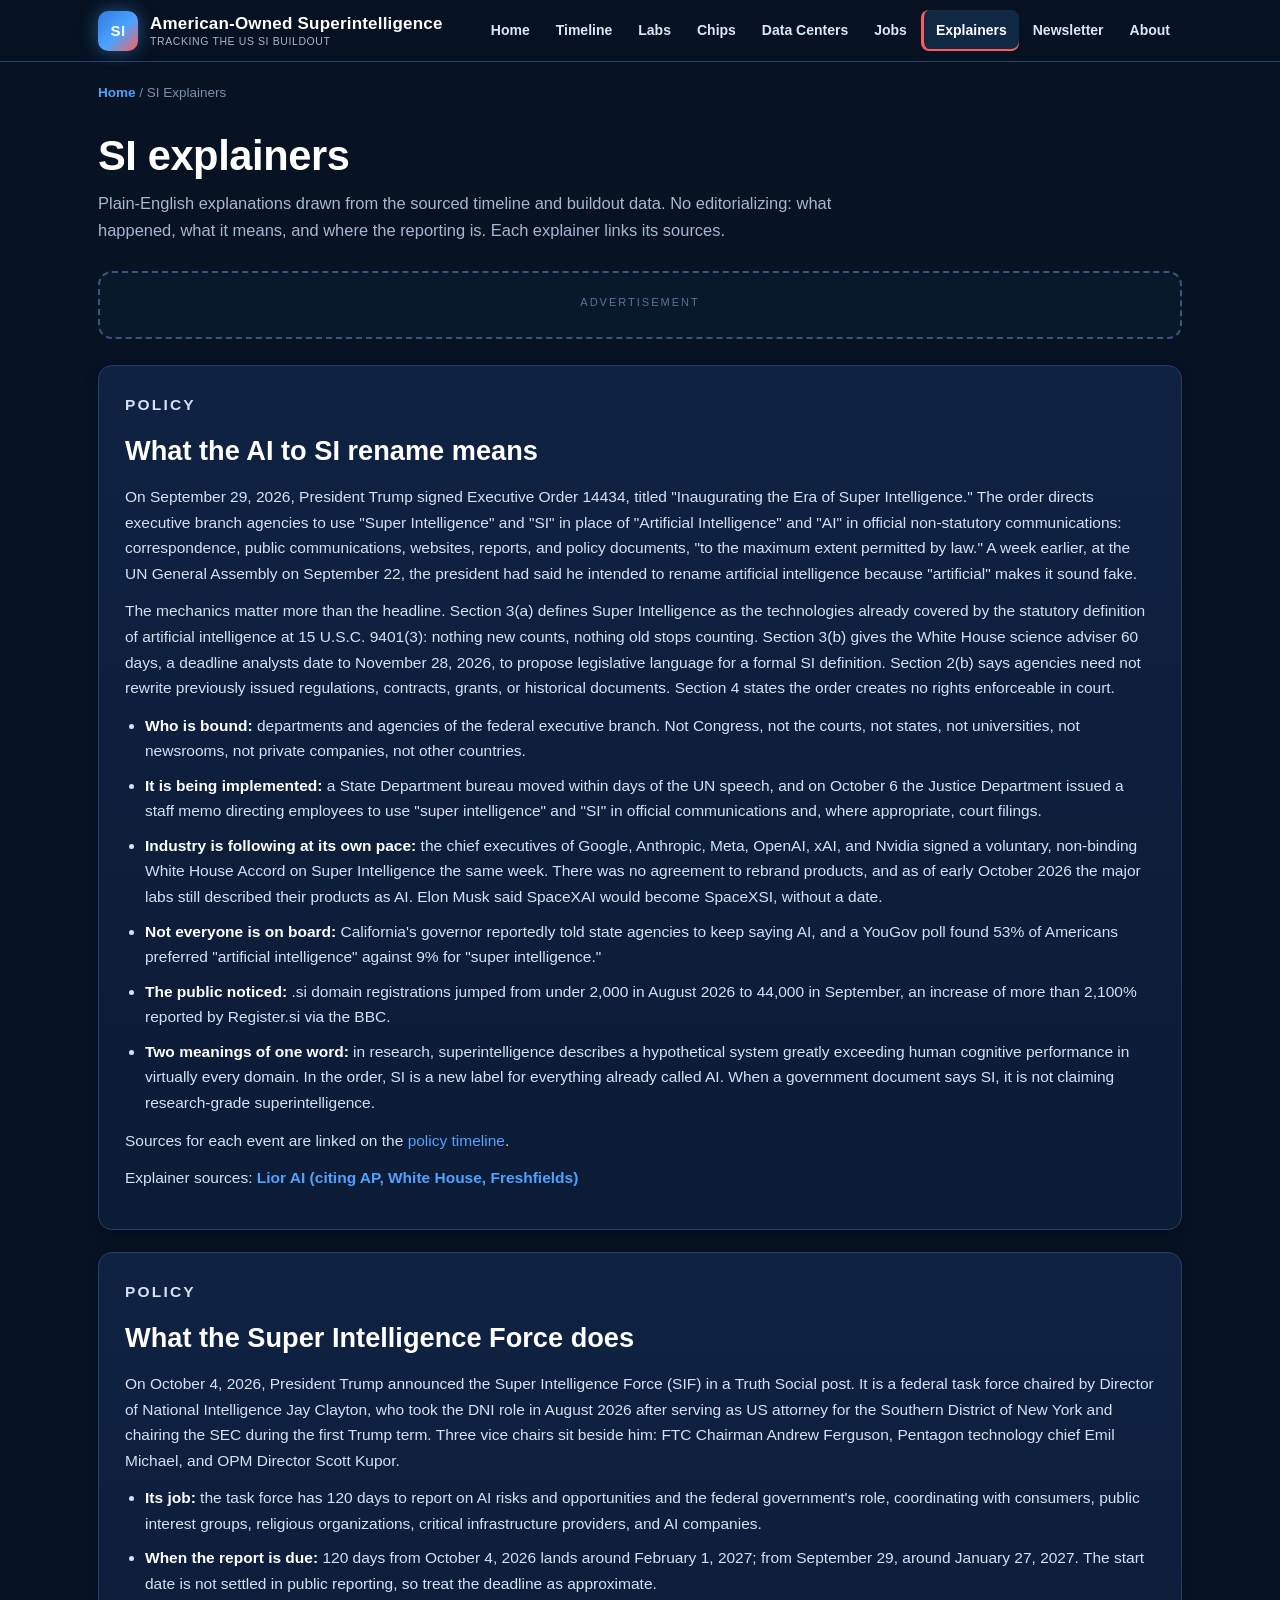
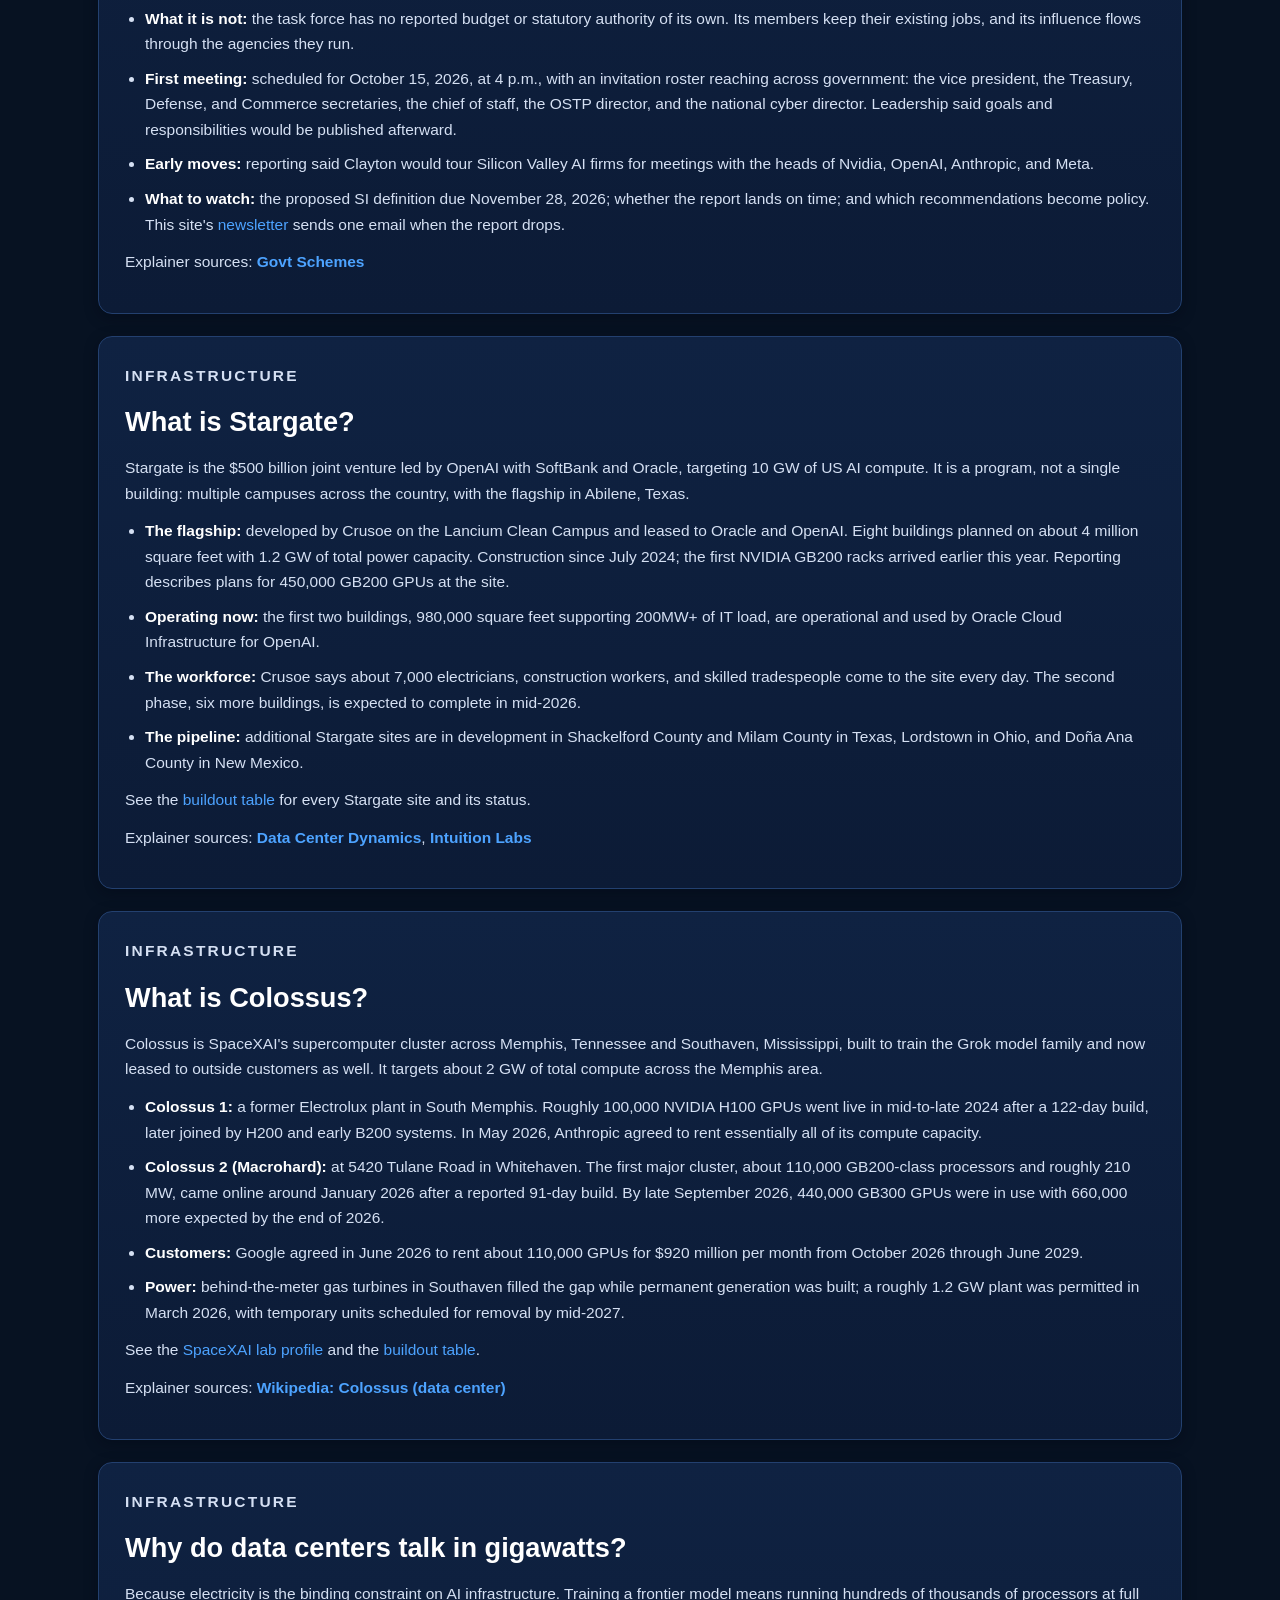
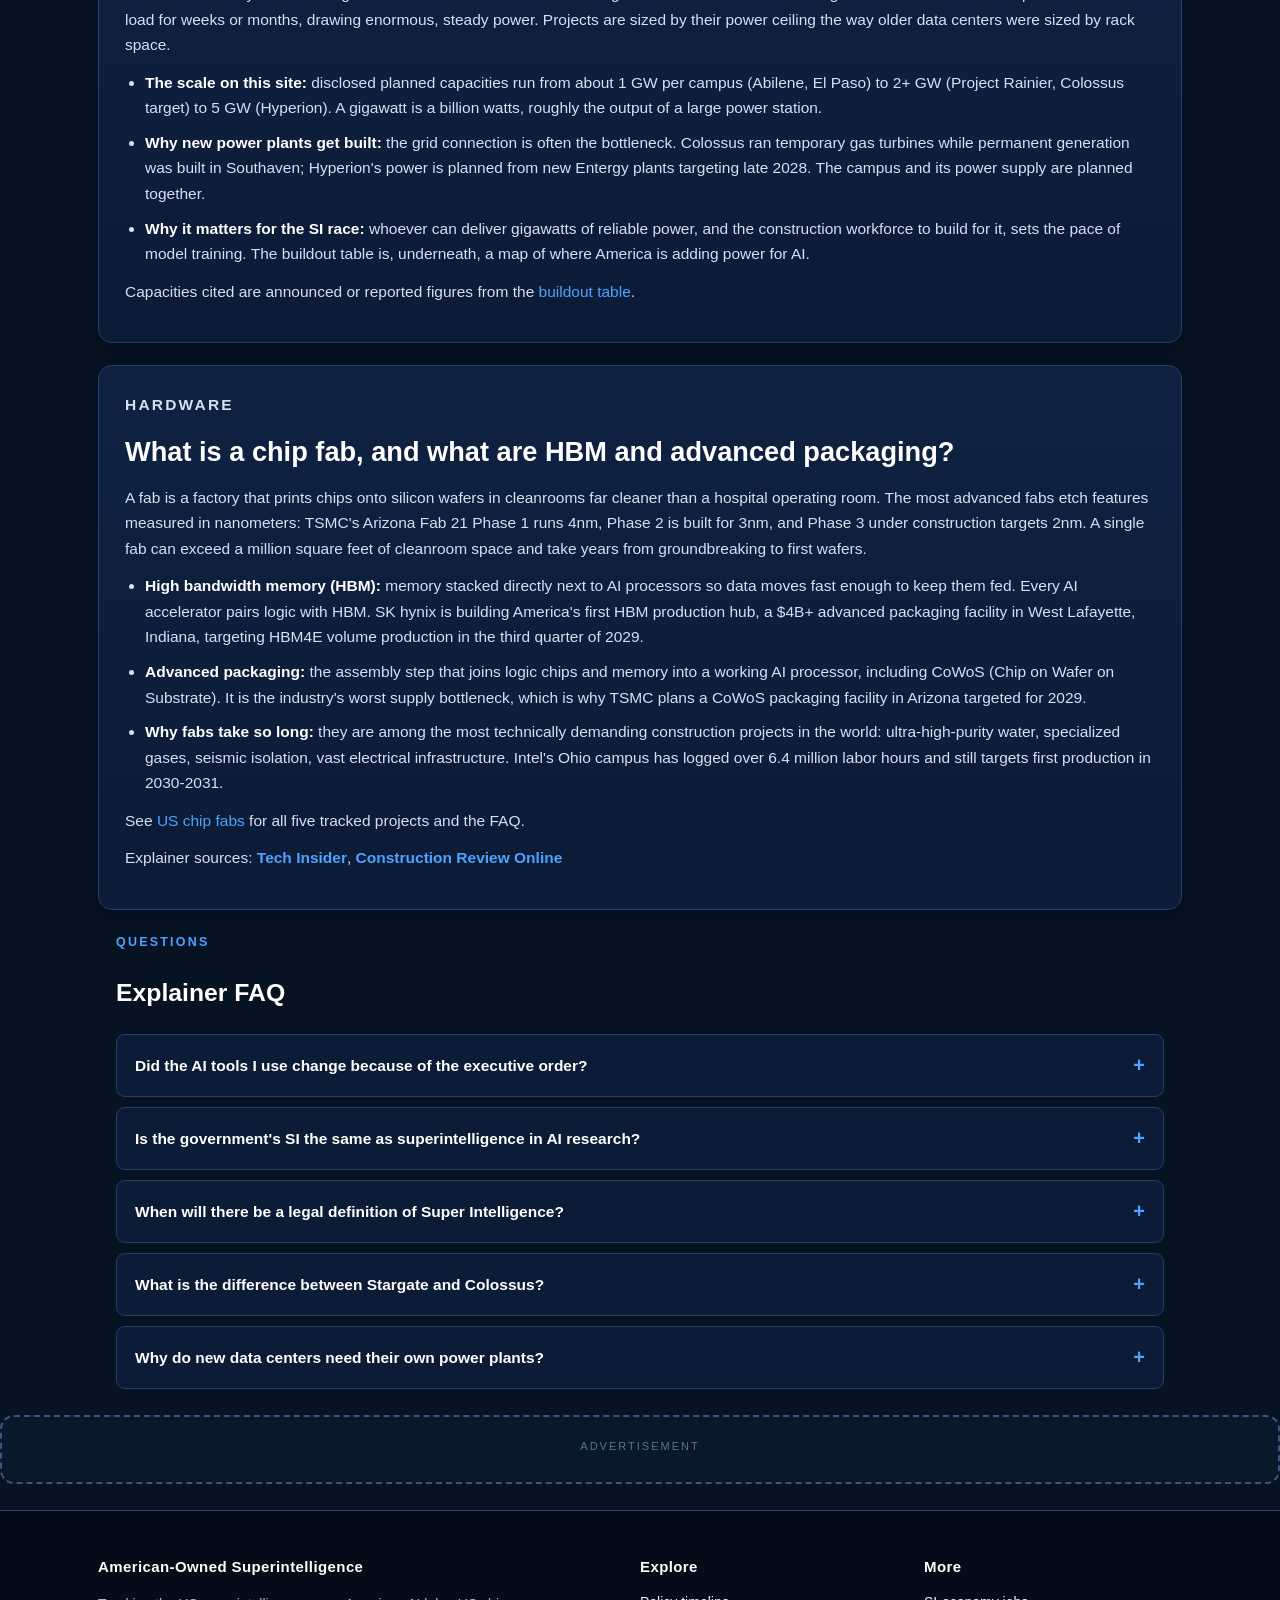
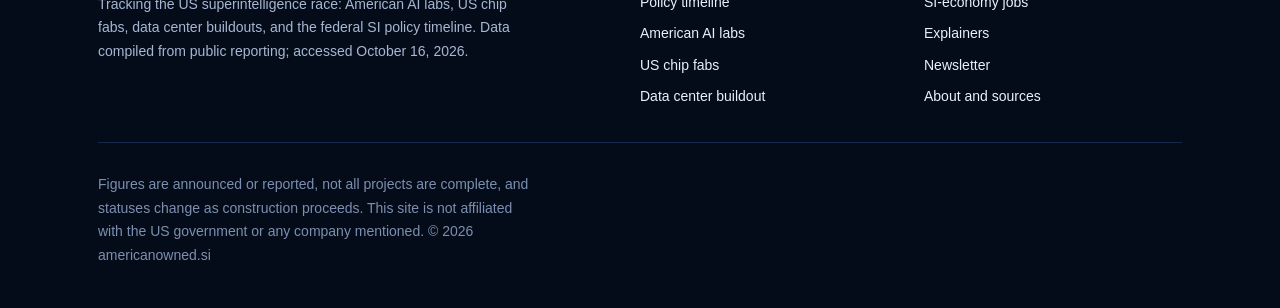
<file: explainers.html>
<!DOCTYPE html>
<html lang="en">
<head>
<meta charset="utf-8">
<meta name="viewport" content="width=device-width, initial-scale=1">
<title>SI Explainers | American-Owned Superintelligence</title>
<meta name="description" content="Plain-English explainers: the federal AI to SI rename, the Super Intelligence Force, Stargate, Colossus, gigawatt data centers, and chip fabs.">
<link rel="canonical" href="https://americanowned.si/explainers.html">
<meta property="og:type" content="website">
<meta property="og:site_name" content="American-Owned Superintelligence">
<meta property="og:title" content="SI Explainers | American-Owned Superintelligence">
<meta property="og:description" content="Plain-English explainers: the federal AI to SI rename, the Super Intelligence Force, Stargate, Colossus, gigawatt data centers, and chip fabs.">
<meta property="og:url" content="https://americanowned.si/explainers.html">
<link rel="stylesheet" href="/style.css">
</head>
<body>
<a class="skip" href="#main">Skip to content</a>
<header class="site-header">
<div class="header-inner">
<a class="brand" href="/index.html"><span class="brand-mark" aria-hidden="true">SI</span><span>American-Owned Superintelligence<small>Tracking the US SI buildout</small></span></a>
<button class="nav-toggle" id="nav-toggle" aria-label="Open navigation menu" aria-expanded="false">&#9776;</button>
<nav class="site-nav" id="site-nav" aria-label="Main navigation"><ul>
<li><a href="/index.html">Home</a></li>
<li><a href="/timeline.html">Timeline</a></li>
<li><a href="/labs.html">Labs</a></li>
<li><a href="/chips.html">Chips</a></li>
<li><a href="/datacenters.html">Data Centers</a></li>
<li><a href="/jobs.html">Jobs</a></li>
<li><a href="/explainers.html" class="active">Explainers</a></li>
<li><a href="/newsletter.html">Newsletter</a></li>
<li><a href="/about.html">About</a></li>
</ul></nav>
</div>
</header>
<main id="main">
<div class="container"><p class="breadcrumb"><a href="/index.html">Home</a> / SI Explainers</p></div>
<div class="container">
<h1 class="page-title">SI explainers</h1>
<p class="page-intro">Plain-English explanations drawn from the sourced timeline and buildout data. No editorializing: what happened, what it means, and where the reporting is. Each explainer links its sources.</p>
<div class="ad-slot" data-ad-slot="leaderboard">
<div class="ad-label">Advertisement</div>
<!-- AD SLOT: replace with ad network code -->
</div>
<article class="explainer">
<p class="kicker">Policy</p>
<h2>What the AI to SI rename means</h2>
<p>On September 29, 2026, President Trump signed Executive Order 14434, titled "Inaugurating the Era of Super Intelligence." The order directs executive branch agencies to use "Super Intelligence" and "SI" in place of "Artificial Intelligence" and "AI" in official non-statutory communications: correspondence, public communications, websites, reports, and policy documents, "to the maximum extent permitted by law." A week earlier, at the UN General Assembly on September 22, the president had said he intended to rename artificial intelligence because "artificial" makes it sound fake.</p>
<p>The mechanics matter more than the headline. Section 3(a) defines Super Intelligence as the technologies already covered by the statutory definition of artificial intelligence at 15 U.S.C. 9401(3): nothing new counts, nothing old stops counting. Section 3(b) gives the White House science adviser 60 days, a deadline analysts date to November 28, 2026, to propose legislative language for a formal SI definition. Section 2(b) says agencies need not rewrite previously issued regulations, contracts, grants, or historical documents. Section 4 states the order creates no rights enforceable in court.</p>
<ul>
<li><strong>Who is bound:</strong> departments and agencies of the federal executive branch. Not Congress, not the courts, not states, not universities, not newsrooms, not private companies, not other countries.</li>
<li><strong>It is being implemented:</strong> a State Department bureau moved within days of the UN speech, and on October 6 the Justice Department issued a staff memo directing employees to use "super intelligence" and "SI" in official communications and, where appropriate, court filings.</li>
<li><strong>Industry is following at its own pace:</strong> the chief executives of Google, Anthropic, Meta, OpenAI, xAI, and Nvidia signed a voluntary, non-binding White House Accord on Super Intelligence the same week. There was no agreement to rebrand products, and as of early October 2026 the major labs still described their products as AI. Elon Musk said SpaceXAI would become SpaceXSI, without a date.</li>
<li><strong>Not everyone is on board:</strong> California's governor reportedly told state agencies to keep saying AI, and a YouGov poll found 53% of Americans preferred "artificial intelligence" against 9% for "super intelligence."</li>
<li><strong>The public noticed:</strong> .si domain registrations jumped from under 2,000 in August 2026 to 44,000 in September, an increase of more than 2,100% reported by Register.si via the BBC.</li>
<li><strong>Two meanings of one word:</strong> in research, superintelligence describes a hypothetical system greatly exceeding human cognitive performance in virtually every domain. In the order, SI is a new label for everything already called AI. When a government document says SI, it is not claiming research-grade superintelligence.</li>
</ul>
<p>Sources for each event are linked on the <a href="/timeline.html">policy timeline</a>.</p>
<p class="sources">Explainer sources: <a href="https://lior-ai.com/blog/si-vs-ai-super-intelligence-en/" rel="noopener" target="_blank">Lior AI (citing AP, White House, Freshfields)</a></p>
</article>
<article class="explainer">
<p class="kicker">Policy</p>
<h2>What the Super Intelligence Force does</h2>
<p>On October 4, 2026, President Trump announced the Super Intelligence Force (SIF) in a Truth Social post. It is a federal task force chaired by Director of National Intelligence Jay Clayton, who took the DNI role in August 2026 after serving as US attorney for the Southern District of New York and chairing the SEC during the first Trump term. Three vice chairs sit beside him: FTC Chairman Andrew Ferguson, Pentagon technology chief Emil Michael, and OPM Director Scott Kupor.</p>
<ul>
<li><strong>Its job:</strong> the task force has 120 days to report on AI risks and opportunities and the federal government's role, coordinating with consumers, public interest groups, religious organizations, critical infrastructure providers, and AI companies.</li>
<li><strong>When the report is due:</strong> 120 days from October 4, 2026 lands around February 1, 2027; from September 29, around January 27, 2027. The start date is not settled in public reporting, so treat the deadline as approximate.</li>
<li><strong>What it is not:</strong> the task force has no reported budget or statutory authority of its own. Its members keep their existing jobs, and its influence flows through the agencies they run.</li>
<li><strong>First meeting:</strong> scheduled for October 15, 2026, at 4 p.m., with an invitation roster reaching across government: the vice president, the Treasury, Defense, and Commerce secretaries, the chief of staff, the OSTP director, and the national cyber director. Leadership said goals and responsibilities would be published afterward.</li>
<li><strong>Early moves:</strong> reporting said Clayton would tour Silicon Valley AI firms for meetings with the heads of Nvidia, OpenAI, Anthropic, and Meta.</li>
<li><strong>What to watch:</strong> the proposed SI definition due November 28, 2026; whether the report lands on time; and which recommendations become policy. This site's <a href="/newsletter.html">newsletter</a> sends one email when the report drops.</li>
</ul>
<p class="sources">Explainer sources: <a href="https://govtschemes.org/trump-super-intelligence-force-members-and-120-day-deadline/" rel="noopener" target="_blank">Govt Schemes</a></p>
</article>
<article class="explainer">
<p class="kicker">Infrastructure</p>
<h2>What is Stargate?</h2>
<p>Stargate is the $500 billion joint venture led by OpenAI with SoftBank and Oracle, targeting 10 GW of US AI compute. It is a program, not a single building: multiple campuses across the country, with the flagship in Abilene, Texas.</p>
<ul>
<li><strong>The flagship:</strong> developed by Crusoe on the Lancium Clean Campus and leased to Oracle and OpenAI. Eight buildings planned on about 4 million square feet with 1.2 GW of total power capacity. Construction since July 2024; the first NVIDIA GB200 racks arrived earlier this year. Reporting describes plans for 450,000 GB200 GPUs at the site.</li>
<li><strong>Operating now:</strong> the first two buildings, 980,000 square feet supporting 200MW+ of IT load, are operational and used by Oracle Cloud Infrastructure for OpenAI.</li>
<li><strong>The workforce:</strong> Crusoe says about 7,000 electricians, construction workers, and skilled tradespeople come to the site every day. The second phase, six more buildings, is expected to complete in mid-2026.</li>
<li><strong>The pipeline:</strong> additional Stargate sites are in development in Shackelford County and Milam County in Texas, Lordstown in Ohio, and Doña Ana County in New Mexico.</li>
</ul>
<p>See the <a href="/datacenters.html">buildout table</a> for every Stargate site and its status.</p>
<p class="sources">Explainer sources: <a href="https://www.datacenterdynamics.com/en/news/crusoe-tops-out-final-building-at-openai-stargate-data-center-campus-in-abilene-texas/" rel="noopener" target="_blank">Data Center Dynamics</a>, <a href="https://intuitionlabs.ai/articles/openai-stargate-datacenter-details?ref=newzchain.com" rel="noopener" target="_blank">Intuition Labs</a></p>
</article>
<article class="explainer">
<p class="kicker">Infrastructure</p>
<h2>What is Colossus?</h2>
<p>Colossus is SpaceXAI's supercomputer cluster across Memphis, Tennessee and Southaven, Mississippi, built to train the Grok model family and now leased to outside customers as well. It targets about 2 GW of total compute across the Memphis area.</p>
<ul>
<li><strong>Colossus 1:</strong> a former Electrolux plant in South Memphis. Roughly 100,000 NVIDIA H100 GPUs went live in mid-to-late 2024 after a 122-day build, later joined by H200 and early B200 systems. In May 2026, Anthropic agreed to rent essentially all of its compute capacity.</li>
<li><strong>Colossus 2 (Macrohard):</strong> at 5420 Tulane Road in Whitehaven. The first major cluster, about 110,000 GB200-class processors and roughly 210 MW, came online around January 2026 after a reported 91-day build. By late September 2026, 440,000 GB300 GPUs were in use with 660,000 more expected by the end of 2026.</li>
<li><strong>Customers:</strong> Google agreed in June 2026 to rent about 110,000 GPUs for $920 million per month from October 2026 through June 2029.</li>
<li><strong>Power:</strong> behind-the-meter gas turbines in Southaven filled the gap while permanent generation was built; a roughly 1.2 GW plant was permitted in March 2026, with temporary units scheduled for removal by mid-2027.</li>
</ul>
<p>See the <a href="/labs.html#spacexai">SpaceXAI lab profile</a> and the <a href="/datacenters.html">buildout table</a>.</p>
<p class="sources">Explainer sources: <a href="https://en.wikipedia.org/wiki/Colossus_(data_center)" rel="noopener" target="_blank">Wikipedia: Colossus (data center)</a></p>
</article>
<article class="explainer">
<p class="kicker">Infrastructure</p>
<h2>Why do data centers talk in gigawatts?</h2>
<p>Because electricity is the binding constraint on AI infrastructure. Training a frontier model means running hundreds of thousands of processors at full load for weeks or months, drawing enormous, steady power. Projects are sized by their power ceiling the way older data centers were sized by rack space.</p>
<ul>
<li><strong>The scale on this site:</strong> disclosed planned capacities run from about 1 GW per campus (Abilene, El Paso) to 2+ GW (Project Rainier, Colossus target) to 5 GW (Hyperion). A gigawatt is a billion watts, roughly the output of a large power station.</li>
<li><strong>Why new power plants get built:</strong> the grid connection is often the bottleneck. Colossus ran temporary gas turbines while permanent generation was built in Southaven; Hyperion's power is planned from new Entergy plants targeting late 2028. The campus and its power supply are planned together.</li>
<li><strong>Why it matters for the SI race:</strong> whoever can deliver gigawatts of reliable power, and the construction workforce to build for it, sets the pace of model training. The buildout table is, underneath, a map of where America is adding power for AI.</li>
</ul>
<p>Capacities cited are announced or reported figures from the <a href="/datacenters.html">buildout table</a>.</p>
</article>
<article class="explainer">
<p class="kicker">Hardware</p>
<h2>What is a chip fab, and what are HBM and advanced packaging?</h2>
<p>A fab is a factory that prints chips onto silicon wafers in cleanrooms far cleaner than a hospital operating room. The most advanced fabs etch features measured in nanometers: TSMC's Arizona Fab 21 Phase 1 runs 4nm, Phase 2 is built for 3nm, and Phase 3 under construction targets 2nm. A single fab can exceed a million square feet of cleanroom space and take years from groundbreaking to first wafers.</p>
<ul>
<li><strong>High bandwidth memory (HBM):</strong> memory stacked directly next to AI processors so data moves fast enough to keep them fed. Every AI accelerator pairs logic with HBM. SK hynix is building America's first HBM production hub, a $4B+ advanced packaging facility in West Lafayette, Indiana, targeting HBM4E volume production in the third quarter of 2029.</li>
<li><strong>Advanced packaging:</strong> the assembly step that joins logic chips and memory into a working AI processor, including CoWoS (Chip on Wafer on Substrate). It is the industry's worst supply bottleneck, which is why TSMC plans a CoWoS packaging facility in Arizona targeted for 2029.</li>
<li><strong>Why fabs take so long:</strong> they are among the most technically demanding construction projects in the world: ultra-high-purity water, specialized gases, seismic isolation, vast electrical infrastructure. Intel's Ohio campus has logged over 6.4 million labor hours and still targets first production in 2030-2031.</li>
</ul>
<p>See <a href="/chips.html">US chip fabs</a> for all five tracked projects and the FAQ.</p>
<p class="sources">Explainer sources: <a href="https://tech-insider.org/tsmc-arizona-165-billion-expansion-gigafab-2026/" rel="noopener" target="_blank">Tech Insider</a>, <a href="https://constructionreviewonline.com/sk-hynix-advanced-packaging-facility-represents-4-billion-indiana-investment/" rel="noopener" target="_blank">Construction Review Online</a></p>
</article>
<div class="container" style="margin-top:10px">
<p class="kicker">Questions</p>
<h2 style="color:#fff">Explainer FAQ</h2>
<details class="faq"><summary>Did the AI tools I use change because of the executive order?</summary><div class="faq-body"><p>No. The order changes the words US federal agencies use in their own documents. It defines SI using the existing legal definition of AI, so services like ChatGPT, Gemini, and Claude work exactly as they did before. No new capability was announced and no terms of service changed.</p></div></details>
<details class="faq"><summary>Is the government&#x27;s SI the same as superintelligence in AI research?</summary><div class="faq-body"><p>No. In research, superintelligence means a hypothetical system that greatly exceeds human cognitive performance in virtually every domain. In the executive order, SI is a new label for everything already covered by the US statutory definition of AI. Always ask who wrote it and in what context.</p></div></details>
<details class="faq"><summary>When will there be a legal definition of Super Intelligence?</summary><div class="faq-body"><p>The order gives the president's science adviser 60 days, a deadline analysts date to November 28, 2026, to send the president proposed legislative language. That is only a proposal: replacing the statutory definition would need an Act of Congress.</p></div></details>
<details class="faq"><summary>What is the difference between Stargate and Colossus?</summary><div class="faq-body"><p>Stargate is OpenAI's joint venture with SoftBank and Oracle: a $500 billion program targeting 10 GW of US AI compute across multiple campuses. Colossus is SpaceXAI's cluster in Memphis and Southaven, targeting about 2 GW. Stargate is a multi-company program still being built out; Colossus is an operating cluster that is expanding.</p></div></details>
<details class="faq"><summary>Why do new data centers need their own power plants?</summary><div class="faq-body"><p>AI training clusters draw enormous, steady power, and the grid connection is often the constraint. Colossus used temporary gas turbines while permanent generation was built, and Hyperion's power is planned from new Entergy plants. The campuses are sized in gigawatts because that is the scale of their electricity demand.</p></div></details>
</div>
</div>
<div class="ad-slot" data-ad-slot="in-article">
<div class="ad-label">Advertisement</div>
<!-- AD SLOT: replace with ad network code -->
</div></main>
<footer class="site-footer">
<div class="container">
<div class="footer-grid">
<div>
<h4>American-Owned Superintelligence</h4>
<p>Tracking the US superintelligence race: American AI labs, US chip fabs, data center buildouts, and the federal SI policy timeline. Data compiled from public reporting; accessed October 16, 2026.</p>
</div>
<div>
<h4>Explore</h4>
<ul>
<li><a href="/timeline.html">Policy timeline</a></li>
<li><a href="/labs.html">American AI labs</a></li>
<li><a href="/chips.html">US chip fabs</a></li>
<li><a href="/datacenters.html">Data center buildout</a></li>
</ul>
</div>
<div>
<h4>More</h4>
<ul>
<li><a href="/jobs.html">SI-economy jobs</a></li>
<li><a href="/explainers.html">Explainers</a></li>
<li><a href="/newsletter.html">Newsletter</a></li>
<li><a href="/about.html">About and sources</a></li>
</ul>
</div>
</div>
<div class="footer-bottom">
<p>Figures are announced or reported, not all projects are complete, and statuses change as construction proceeds. This site is not affiliated with the US government or any company mentioned. &copy; 2026 americanowned.si</p>
</div>
</div>
</footer>
<script src="/site.js"></script>
</body>
</html>
</file>
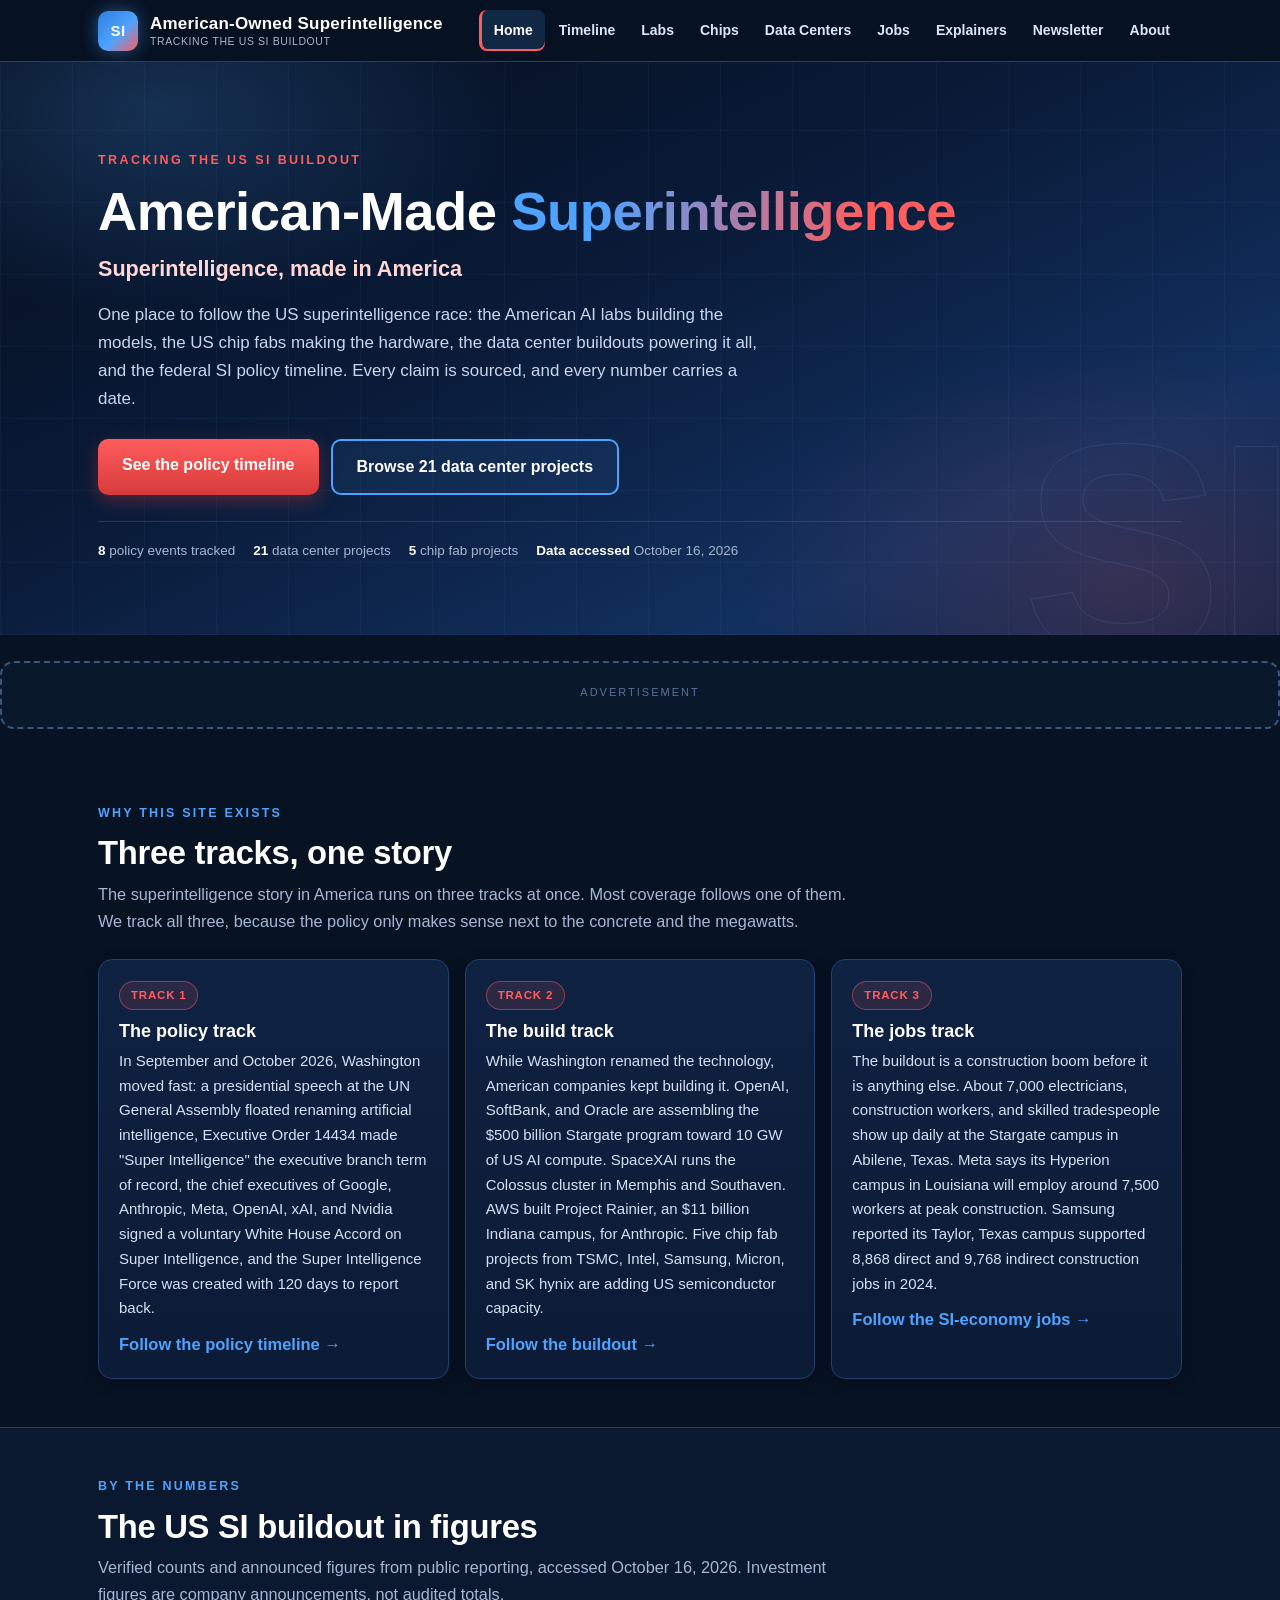
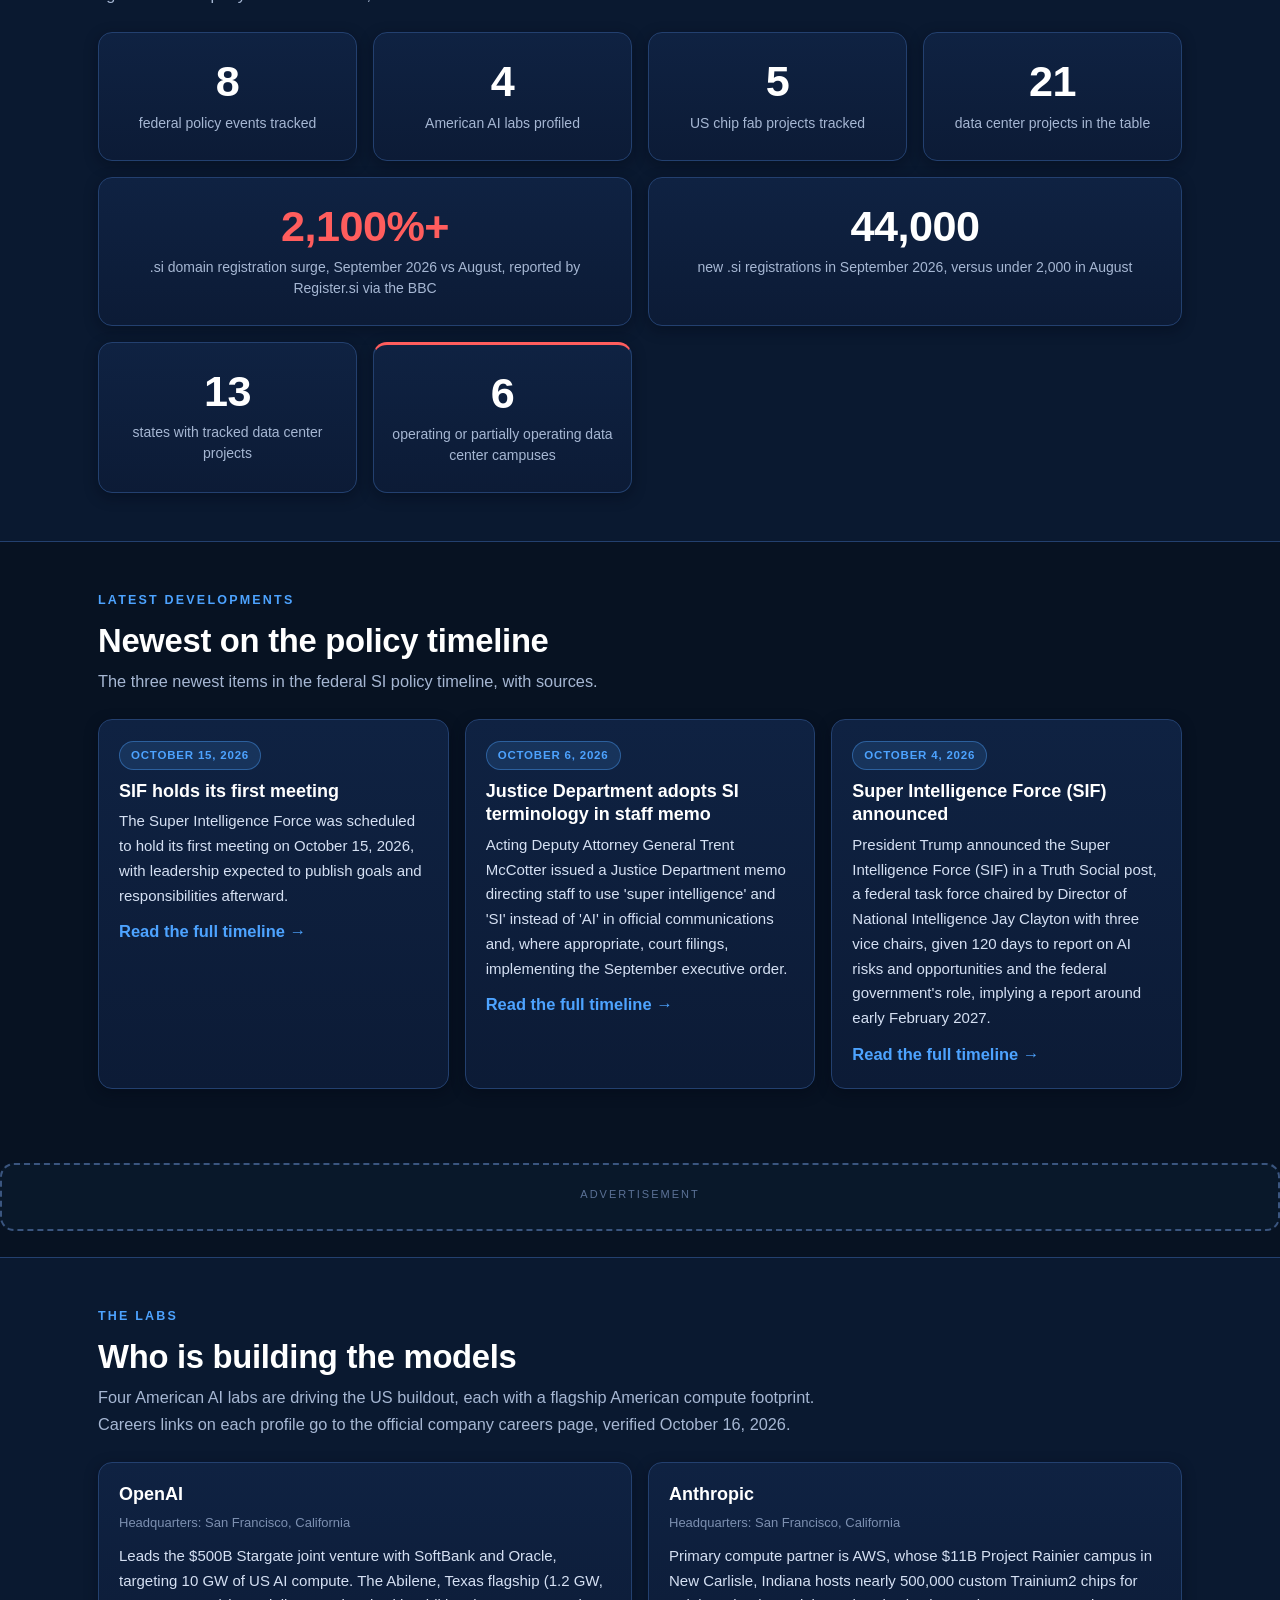
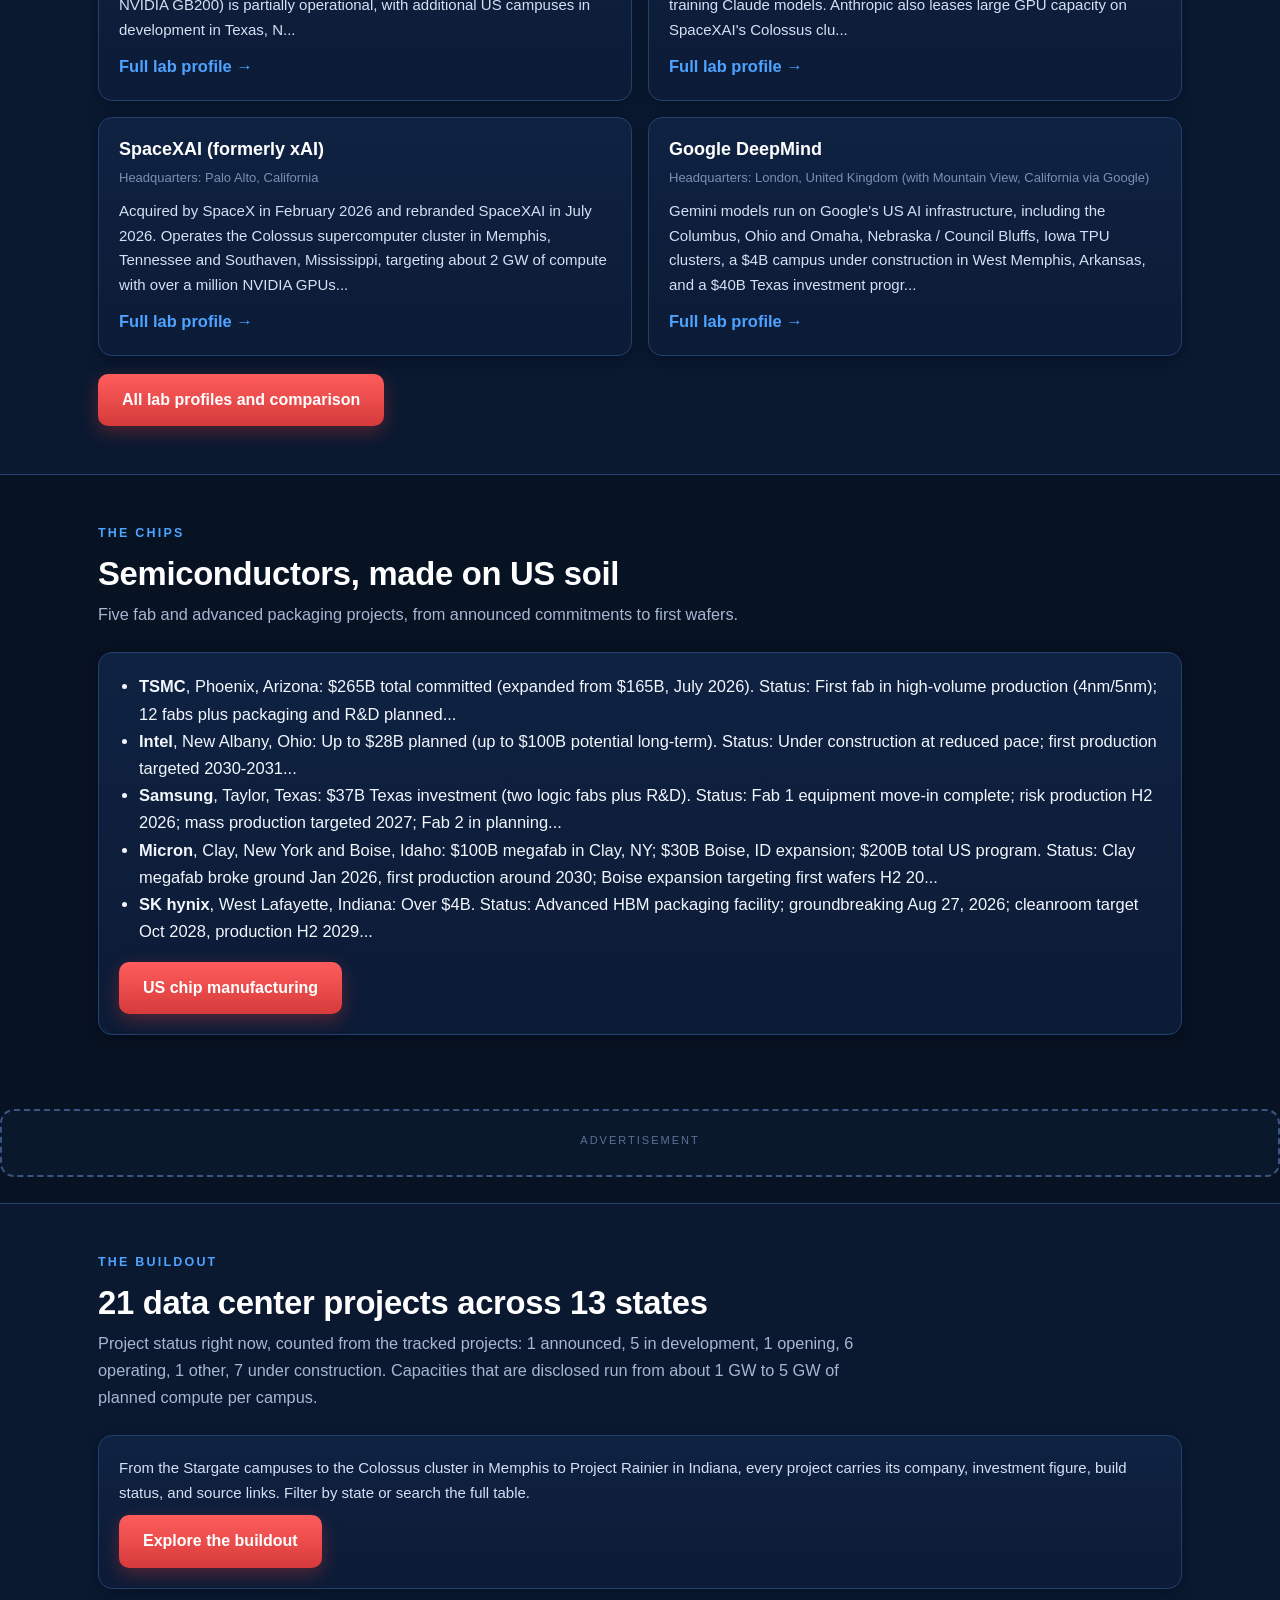
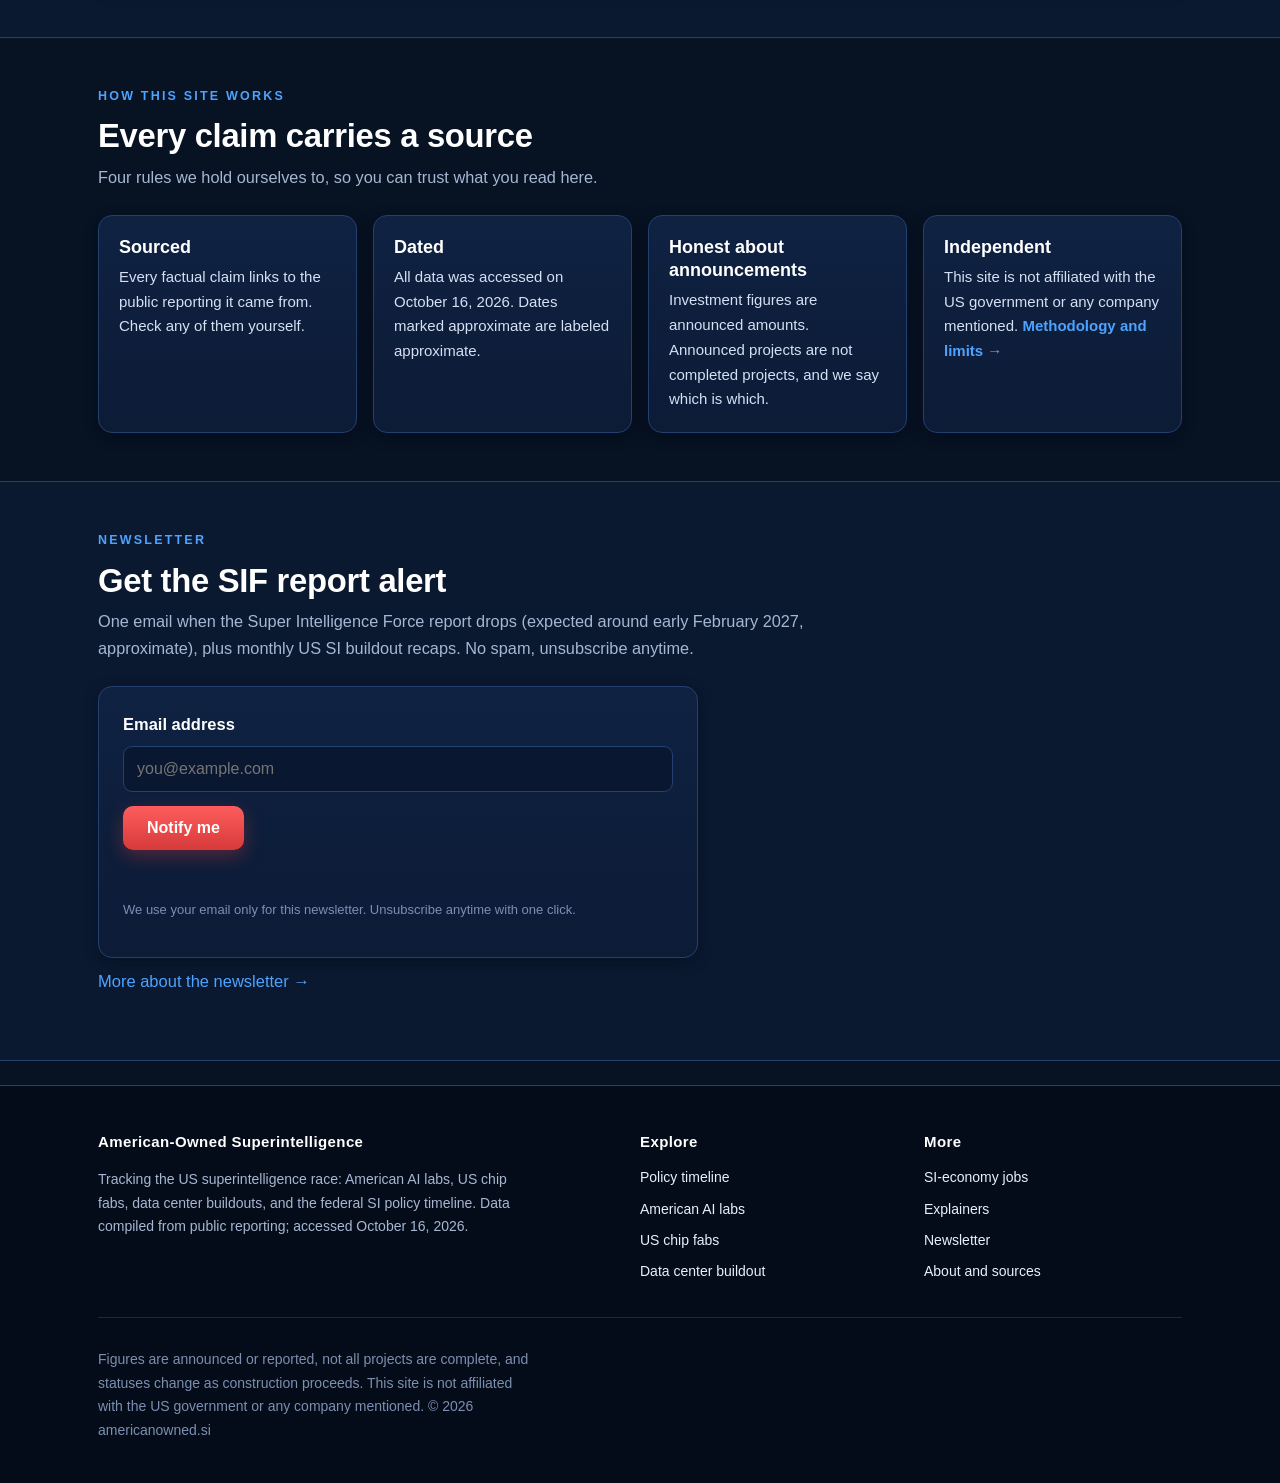
<file: explore.html>
<!DOCTYPE html>
<html lang="en">
<head>
<meta charset="utf-8">
<meta name="viewport" content="width=device-width, initial-scale=1">
<title>American-Owned Superintelligence | Tracking the US SI Buildout</title>
<meta name="description" content="American-Owned Superintelligence tracks the US superintelligence race: American AI labs, US chip fabs, data center buildouts, and the federal SI policy timeline.">
<link rel="canonical" href="https://americanowned.si/">
<meta property="og:type" content="website">
<meta property="og:site_name" content="American-Owned Superintelligence">
<meta property="og:title" content="American-Owned Superintelligence | Tracking the US SI Buildout">
<meta property="og:description" content="American-Owned Superintelligence tracks the US superintelligence race: American AI labs, US chip fabs, data center buildouts, and the federal SI policy timeline.">
<meta property="og:url" content="https://americanowned.si/">
<link rel="stylesheet" href="/style.css">
</head>
<body>
<a class="skip" href="#main">Skip to content</a>
<header class="site-header">
<div class="header-inner">
<a class="brand" href="/index.html"><span class="brand-mark" aria-hidden="true">SI</span><span>American-Owned Superintelligence<small>Tracking the US SI buildout</small></span></a>
<button class="nav-toggle" id="nav-toggle" aria-label="Open navigation menu" aria-expanded="false">&#9776;</button>
<nav class="site-nav" id="site-nav" aria-label="Main navigation"><ul>
<li><a href="/index.html" class="active">Home</a></li>
<li><a href="/timeline.html">Timeline</a></li>
<li><a href="/labs.html">Labs</a></li>
<li><a href="/chips.html">Chips</a></li>
<li><a href="/datacenters.html">Data Centers</a></li>
<li><a href="/jobs.html">Jobs</a></li>
<li><a href="/explainers.html">Explainers</a></li>
<li><a href="/newsletter.html">Newsletter</a></li>
<li><a href="/about.html">About</a></li>
</ul></nav>
</div>
</header>
<main id="main">

<section class="hero">
<div class="container">
<p class="kicker">Tracking the US SI buildout</p>
<h1>American-Made <span class="si">Superintelligence</span></h1>
<p class="tagline">Superintelligence, made in America</p>
<p class="lede">One place to follow the US superintelligence race: the American AI labs building the models, the US chip fabs making the hardware, the data center buildouts powering it all, and the federal SI policy timeline. Every claim is sourced, and every number carries a date.</p>
<div class="hero-cta">
<a class="btn" href="/timeline.html">See the policy timeline</a>
<a class="btn ghost" href="/datacenters.html">Browse 21 data center projects</a>
</div>
<div class="hero-meta">
<span><strong>8</strong> policy events tracked</span>
<span><strong>21</strong> data center projects</span>
<span><strong>5</strong> chip fab projects</span>
<span><strong>Data accessed</strong> October 16, 2026</span>
</div>
</div>
</section>
<div class="ad-slot" data-ad-slot="leaderboard">
<div class="ad-label">Advertisement</div>
<!-- AD SLOT: replace with ad network code -->
</div>
<section class="section">
<div class="container">
<p class="kicker">Why this site exists</p>
<h2>Three tracks, one story</h2>
<p class="sub">The superintelligence story in America runs on three tracks at once. Most coverage follows one of them. We track all three, because the policy only makes sense next to the concrete and the megawatts.</p>
<div class="grid cols-3">
<div class="card">
<span class="badge red">Track 1</span>
<h3>The policy track</h3>
<p>In September and October 2026, Washington moved fast: a presidential speech at the UN General Assembly floated renaming artificial intelligence, Executive Order 14434 made "Super Intelligence" the executive branch term of record, the chief executives of Google, Anthropic, Meta, OpenAI, xAI, and Nvidia signed a voluntary White House Accord on Super Intelligence, and the Super Intelligence Force was created with 120 days to report back.</p>
<a href="/timeline.html">Follow the policy timeline &rarr;</a>
</div>
<div class="card">
<span class="badge red">Track 2</span>
<h3>The build track</h3>
<p>While Washington renamed the technology, American companies kept building it. OpenAI, SoftBank, and Oracle are assembling the $500 billion Stargate program toward 10 GW of US AI compute. SpaceXAI runs the Colossus cluster in Memphis and Southaven. AWS built Project Rainier, an $11 billion Indiana campus, for Anthropic. Five chip fab projects from TSMC, Intel, Samsung, Micron, and SK hynix are adding US semiconductor capacity.</p>
<a href="/datacenters.html">Follow the buildout &rarr;</a>
</div>
<div class="card">
<span class="badge red">Track 3</span>
<h3>The jobs track</h3>
<p>The buildout is a construction boom before it is anything else. About 7,000 electricians, construction workers, and skilled tradespeople show up daily at the Stargate campus in Abilene, Texas. Meta says its Hyperion campus in Louisiana will employ around 7,500 workers at peak construction. Samsung reported its Taylor, Texas campus supported 8,868 direct and 9,768 indirect construction jobs in 2024.</p>
<a href="/jobs.html">Follow the SI-economy jobs &rarr;</a>
</div>
</div>
</div>
</section>
<section class="section alt">
<div class="container">
<p class="kicker">By the numbers</p>
<h2>The US SI buildout in figures</h2>
<p class="sub">Verified counts and announced figures from public reporting, accessed October 16, 2026. Investment figures are company announcements, not audited totals.</p>
<div class="grid cols-2 cols-4">
<div class="card stat-card"><div class="num">8</div><div class="lbl">federal policy events tracked</div></div>
<div class="card stat-card"><div class="num">4</div><div class="lbl">American AI labs profiled</div></div>
<div class="card stat-card"><div class="num">5</div><div class="lbl">US chip fab projects tracked</div></div>
<div class="card stat-card"><div class="num">21</div><div class="lbl">data center projects in the table</div></div>
</div>
<div class="grid cols-2" style="margin-top:16px">
<div class="card stat-card"><div class="num"><span class="pct">2,100%+</span></div><div class="lbl">.si domain registration surge, September 2026 vs August, reported by Register.si via the BBC</div></div>
<div class="card stat-card"><div class="num">44,000</div><div class="lbl">new .si registrations in September 2026, versus under 2,000 in August</div></div>
</div>
<div class="grid cols-2 cols-4" style="margin-top:16px">
<div class="card stat-card"><div class="num">13</div><div class="lbl">states with tracked data center projects</div></div>
<div class="card stat-card accent"><div class="num">6</div><div class="lbl">operating or partially operating data center campuses</div></div>
</div>
</div>
</section>
<section class="section">
<div class="container">
<p class="kicker">Latest developments</p>
<h2>Newest on the policy timeline</h2>
<p class="sub">The three newest items in the federal SI policy timeline, with sources.</p>
<div class="grid cols-3">
<div class="card">
<span class="badge">October 15, 2026</span>
<h3>SIF holds its first meeting</h3>
<p>The Super Intelligence Force was scheduled to hold its first meeting on October 15, 2026, with leadership expected to publish goals and responsibilities afterward.</p>
<a href="/timeline.html">Read the full timeline &rarr;</a>
</div>
<div class="card">
<span class="badge">October 6, 2026</span>
<h3>Justice Department adopts SI terminology in staff memo</h3>
<p>Acting Deputy Attorney General Trent McCotter issued a Justice Department memo directing staff to use &#x27;super intelligence&#x27; and &#x27;SI&#x27; instead of &#x27;AI&#x27; in official communications and, where appropriate, court filings, implementing the September executive order.</p>
<a href="/timeline.html">Read the full timeline &rarr;</a>
</div>
<div class="card">
<span class="badge">October 4, 2026</span>
<h3>Super Intelligence Force (SIF) announced</h3>
<p>President Trump announced the Super Intelligence Force (SIF) in a Truth Social post, a federal task force chaired by Director of National Intelligence Jay Clayton with three vice chairs, given 120 days to report on AI risks and opportunities and the federal government&#x27;s role, implying a report around early February 2027.</p>
<a href="/timeline.html">Read the full timeline &rarr;</a>
</div>
</div>
</div>
</section>
<div class="ad-slot" data-ad-slot="in-article">
<div class="ad-label">Advertisement</div>
<!-- AD SLOT: replace with ad network code -->
</div>
<section class="section alt">
<div class="container">
<p class="kicker">The labs</p>
<h2>Who is building the models</h2>
<p class="sub">Four American AI labs are driving the US buildout, each with a flagship American compute footprint. Careers links on each profile go to the official company careers page, verified October 16, 2026.</p>
<div class="grid cols-2">
<div class="card">
<h3>OpenAI</h3>
<p class="meta">Headquarters: San Francisco, California</p>
<p>Leads the $500B Stargate joint venture with SoftBank and Oracle, targeting 10 GW of US AI compute. The Abilene, Texas flagship (1.2 GW, NVIDIA GB200) is partially operational, with additional US campuses in development in Texas, N...</p>
<a href="/labs.html#openai">Full lab profile &rarr;</a>
</div>
<div class="card">
<h3>Anthropic</h3>
<p class="meta">Headquarters: San Francisco, California</p>
<p>Primary compute partner is AWS, whose $11B Project Rainier campus in New Carlisle, Indiana hosts nearly 500,000 custom Trainium2 chips for training Claude models. Anthropic also leases large GPU capacity on SpaceXAI&#x27;s Colossus clu...</p>
<a href="/labs.html#anthropic">Full lab profile &rarr;</a>
</div>
<div class="card">
<h3>SpaceXAI (formerly xAI)</h3>
<p class="meta">Headquarters: Palo Alto, California</p>
<p>Acquired by SpaceX in February 2026 and rebranded SpaceXAI in July 2026. Operates the Colossus supercomputer cluster in Memphis, Tennessee and Southaven, Mississippi, targeting about 2 GW of compute with over a million NVIDIA GPUs...</p>
<a href="/labs.html#spacexai">Full lab profile &rarr;</a>
</div>
<div class="card">
<h3>Google DeepMind</h3>
<p class="meta">Headquarters: London, United Kingdom (with Mountain View, California via Google)</p>
<p>Gemini models run on Google&#x27;s US AI infrastructure, including the Columbus, Ohio and Omaha, Nebraska / Council Bluffs, Iowa TPU clusters, a $4B campus under construction in West Memphis, Arkansas, and a $40B Texas investment progr...</p>
<a href="/labs.html#deepmind">Full lab profile &rarr;</a>
</div>
</div>
<div style="margin-top:18px"><a class="btn" href="/labs.html">All lab profiles and comparison</a></div>
</div>
</section>
<section class="section">
<div class="container">
<p class="kicker">The chips</p>
<h2>Semiconductors, made on US soil</h2>
<p class="sub">Five fab and advanced packaging projects, from announced commitments to first wafers.</p>
<div class="card">
<ul style="margin:0;padding-left:20px">
<li><strong>TSMC</strong>, Phoenix, Arizona: $265B total committed (expanded from $165B, July 2026). Status: First fab in high-volume production (4nm/5nm); 12 fabs plus packaging and R&amp;D planned...</li>
<li><strong>Intel</strong>, New Albany, Ohio: Up to $28B planned (up to $100B potential long-term). Status: Under construction at reduced pace; first production targeted 2030-2031...</li>
<li><strong>Samsung</strong>, Taylor, Texas: $37B Texas investment (two logic fabs plus R&amp;D). Status: Fab 1 equipment move-in complete; risk production H2 2026; mass production targeted 2027; Fab 2 in planning...</li>
<li><strong>Micron</strong>, Clay, New York and Boise, Idaho: $100B megafab in Clay, NY; $30B Boise, ID expansion; $200B total US program. Status: Clay megafab broke ground Jan 2026, first production around 2030; Boise expansion targeting first wafers H2 20...</li>
<li><strong>SK hynix</strong>, West Lafayette, Indiana: Over $4B. Status: Advanced HBM packaging facility; groundbreaking Aug 27, 2026; cleanroom target Oct 2028, production H2 2029...</li>
</ul>
<div style="margin-top:16px"><a class="btn" href="/chips.html">US chip manufacturing</a></div>
</div>
</div>
</section>
<div class="ad-slot" data-ad-slot="in-article">
<div class="ad-label">Advertisement</div>
<!-- AD SLOT: replace with ad network code -->
</div>
<section class="section alt">
<div class="container">
<p class="kicker">The buildout</p>
<h2>21 data center projects across 13 states</h2>
<p class="sub">Project status right now, counted from the tracked projects: 1 announced, 5 in development, 1 opening, 6 operating, 1 other, 7 under construction. Capacities that are disclosed run from about 1 GW to 5 GW of planned compute per campus.</p>
<div class="card">
<p>From the Stargate campuses to the Colossus cluster in Memphis to Project Rainier in Indiana, every project carries its company, investment figure, build status, and source links. Filter by state or search the full table.</p>
<a class="btn" href="/datacenters.html">Explore the buildout</a>
</div>
</div>
</section>
<section class="section">
<div class="container">
<p class="kicker">How this site works</p>
<h2>Every claim carries a source</h2>
<p class="sub">Four rules we hold ourselves to, so you can trust what you read here.</p>
<div class="grid cols-2 cols-4">
<div class="card"><h3>Sourced</h3><p>Every factual claim links to the public reporting it came from. Check any of them yourself.</p></div>
<div class="card"><h3>Dated</h3><p>All data was accessed on October 16, 2026. Dates marked approximate are labeled approximate.</p></div>
<div class="card"><h3>Honest about announcements</h3><p>Investment figures are announced amounts. Announced projects are not completed projects, and we say which is which.</p></div>
<div class="card"><h3>Independent</h3><p>This site is not affiliated with the US government or any company mentioned. <a href="/about.html">Methodology and limits &rarr;</a></p></div>
</div>
</div>
</section>
<section class="section alt">
<div class="container">
<p class="kicker">Newsletter</p>
<h2>Get the SIF report alert</h2>
<p class="sub">One email when the Super Intelligence Force report drops (expected around early February 2027, approximate), plus monthly US SI buildout recaps. No spam, unsubscribe anytime.</p>
<div class="form-card">
<form id="newsletter-form" action="javascript:void(0)">
<label for="email">Email address</label>
<input type="email" id="email" name="email" placeholder="you@example.com" required>
<button class="btn" type="submit">Notify me</button>
<p class="form-status" id="newsletter-status" role="status"></p>
<p class="privacy">We use your email only for this newsletter. Unsubscribe anytime with one click.</p>
</form>
</div>
<script>
window.SITE_CONFIG = { newsletterEndpoint: "{{NEWSLETTER_ENDPOINT}}" };
</script>

<p style="margin-top:10px"><a href="/newsletter.html">More about the newsletter &rarr;</a></p>
</div>
</section>
</main>
<footer class="site-footer">
<div class="container">
<div class="footer-grid">
<div>
<h4>American-Owned Superintelligence</h4>
<p>Tracking the US superintelligence race: American AI labs, US chip fabs, data center buildouts, and the federal SI policy timeline. Data compiled from public reporting; accessed October 16, 2026.</p>
</div>
<div>
<h4>Explore</h4>
<ul>
<li><a href="/timeline.html">Policy timeline</a></li>
<li><a href="/labs.html">American AI labs</a></li>
<li><a href="/chips.html">US chip fabs</a></li>
<li><a href="/datacenters.html">Data center buildout</a></li>
</ul>
</div>
<div>
<h4>More</h4>
<ul>
<li><a href="/jobs.html">SI-economy jobs</a></li>
<li><a href="/explainers.html">Explainers</a></li>
<li><a href="/newsletter.html">Newsletter</a></li>
<li><a href="/about.html">About and sources</a></li>
</ul>
</div>
</div>
<div class="footer-bottom">
<p>Figures are announced or reported, not all projects are complete, and statuses change as construction proceeds. This site is not affiliated with the US government or any company mentioned. &copy; 2026 americanowned.si</p>
</div>
</div>
</footer>
<script src="/site.js"></script>
</body>
</html>
</file>
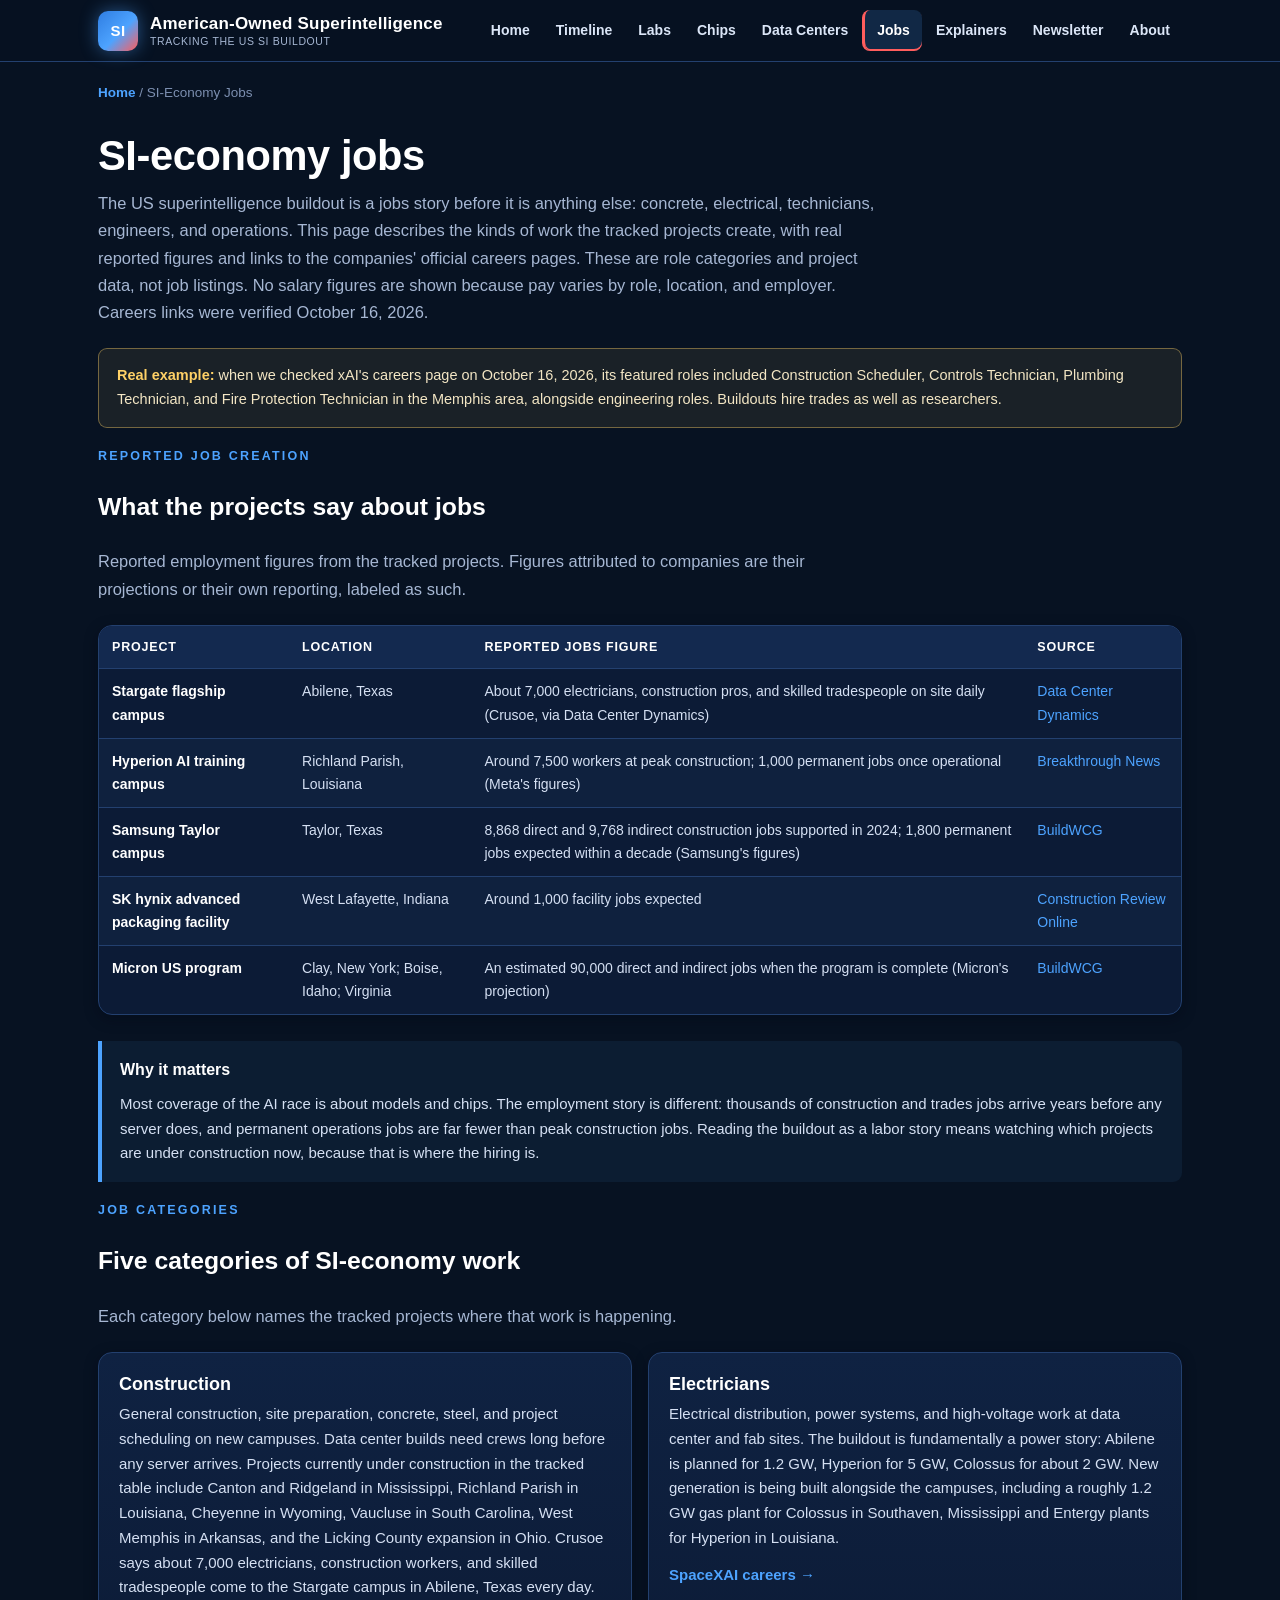
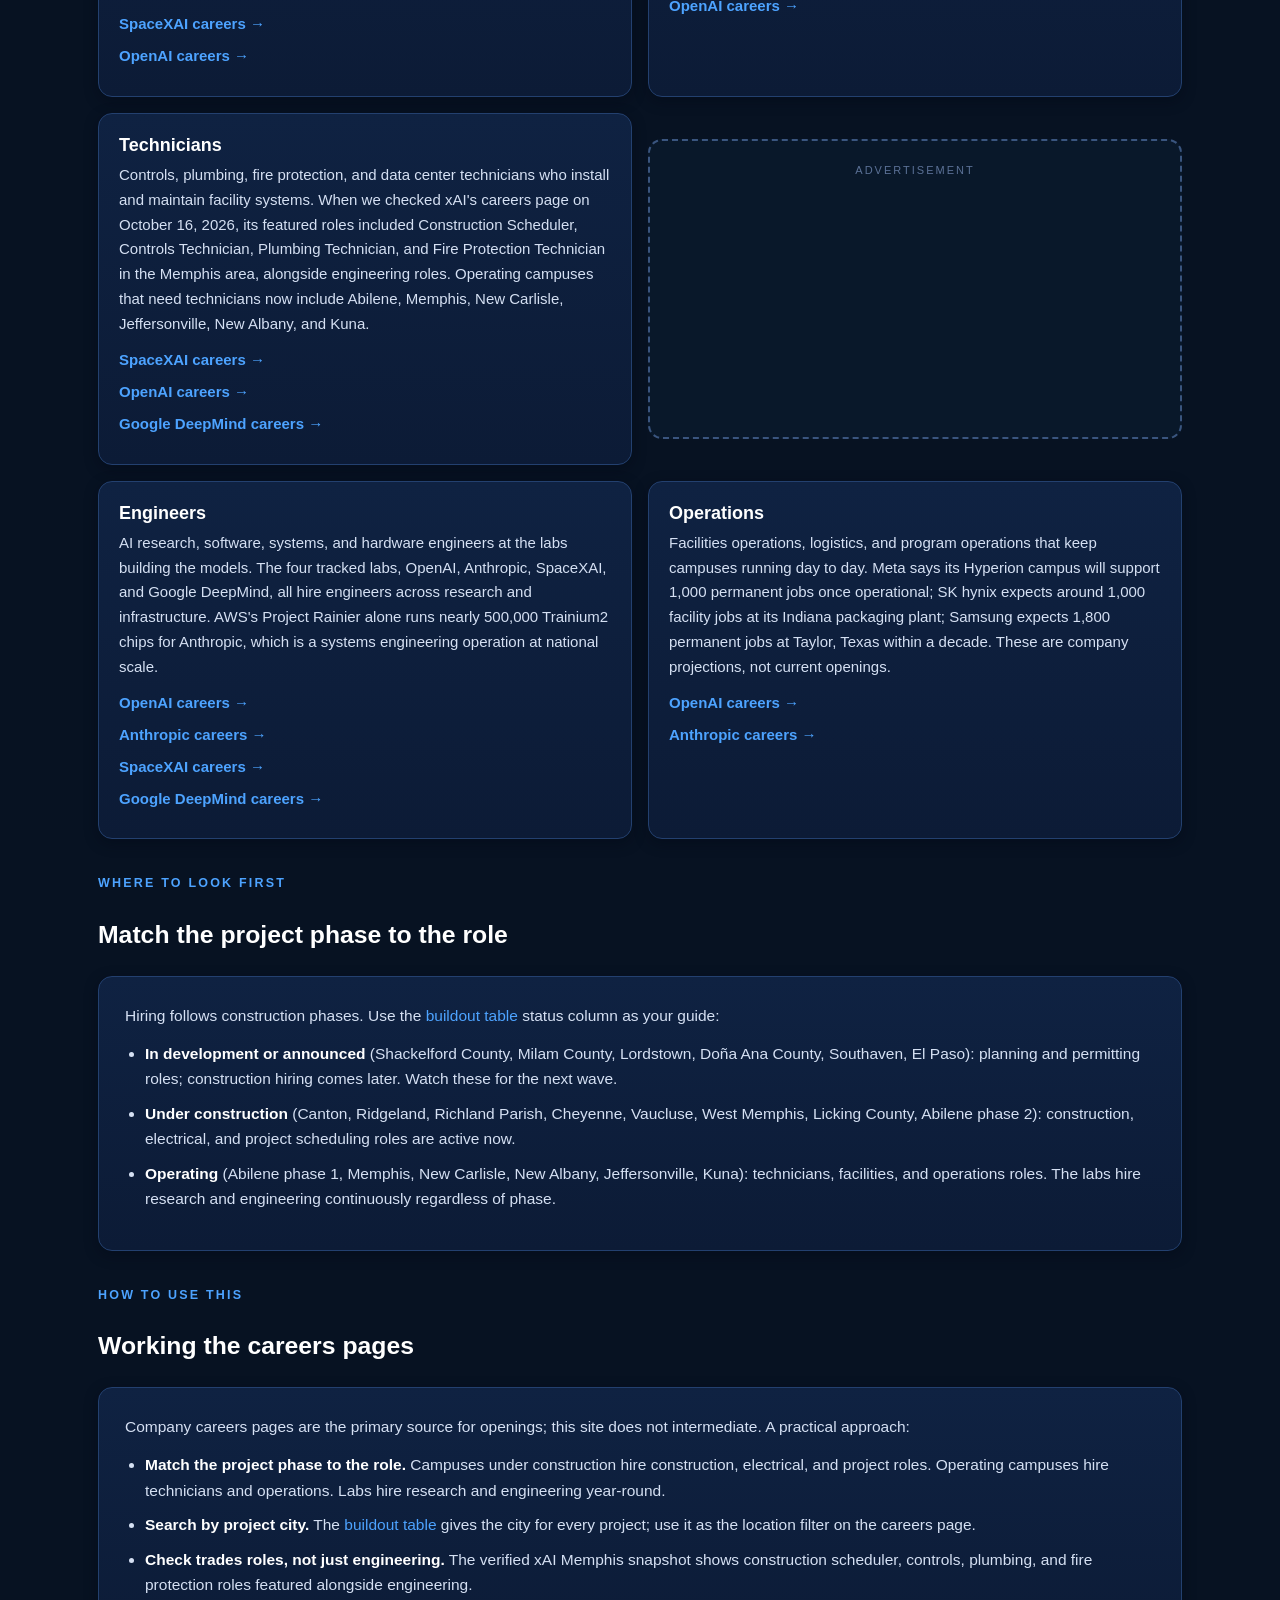
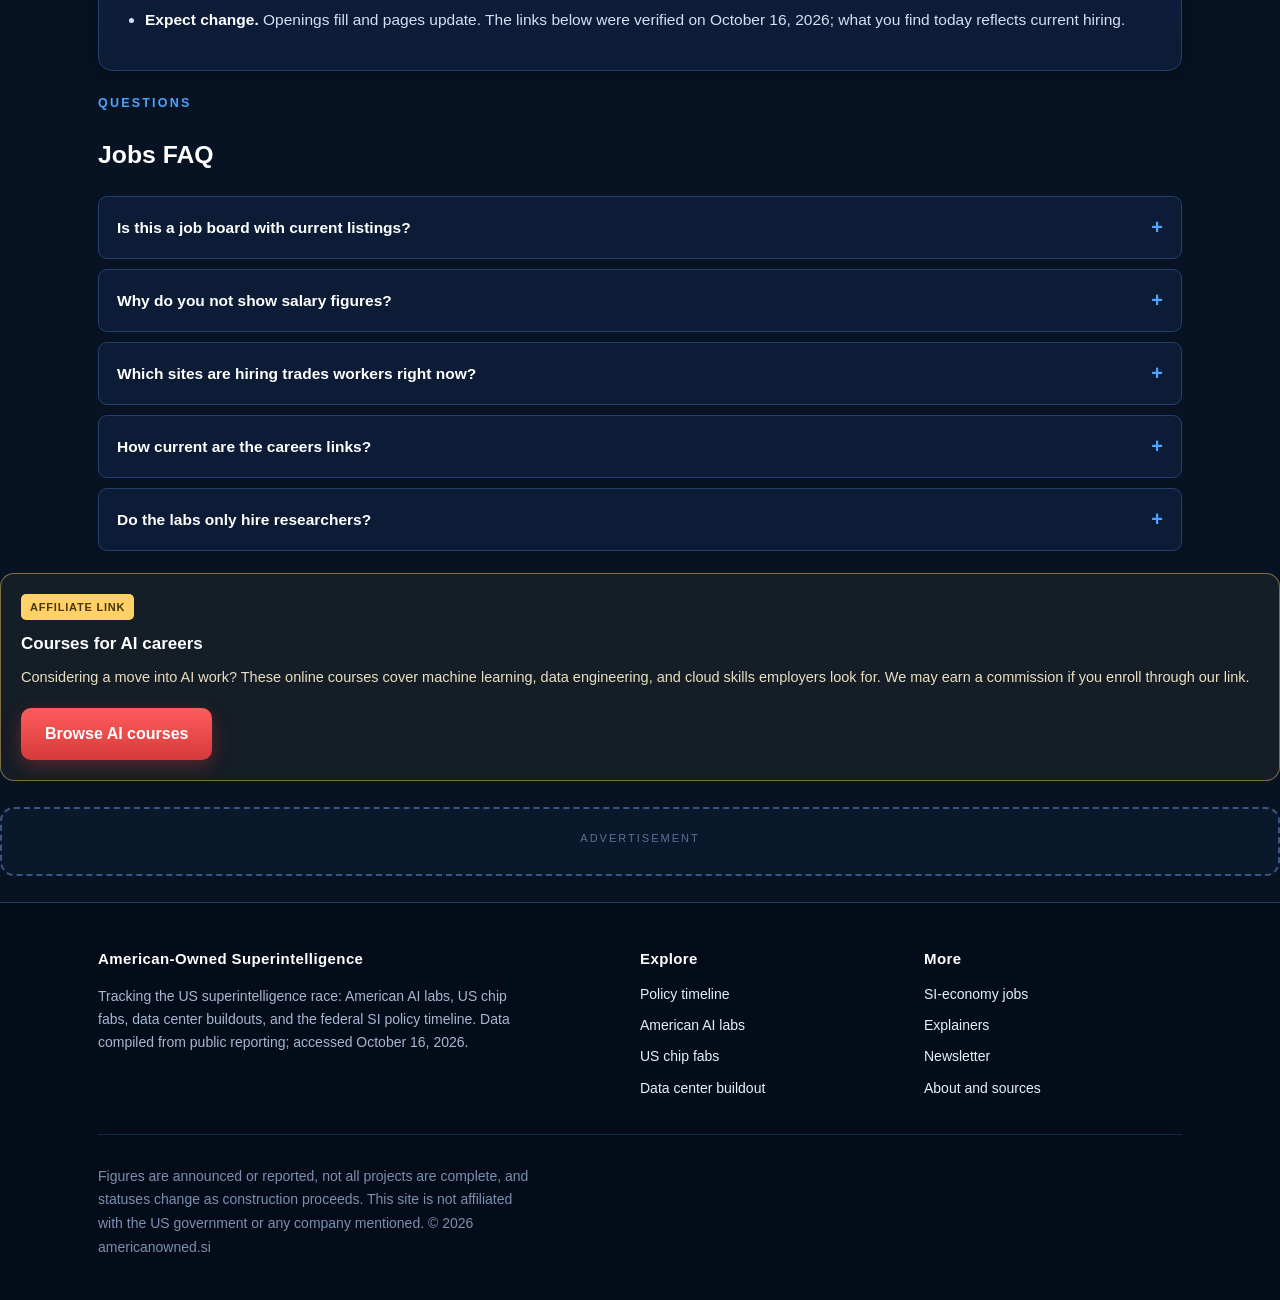
<file: jobs.html>
<!DOCTYPE html>
<html lang="en">
<head>
<meta charset="utf-8">
<meta name="viewport" content="width=device-width, initial-scale=1">
<title>SI-Economy Jobs | American-Owned Superintelligence</title>
<meta name="description" content="Job categories created by the US superintelligence buildout: construction, electricians, technicians, engineers, and operations, with links to official company careers pages.">
<link rel="canonical" href="https://americanowned.si/jobs.html">
<meta property="og:type" content="website">
<meta property="og:site_name" content="American-Owned Superintelligence">
<meta property="og:title" content="SI-Economy Jobs | American-Owned Superintelligence">
<meta property="og:description" content="Job categories created by the US superintelligence buildout: construction, electricians, technicians, engineers, and operations, with links to official company careers pages.">
<meta property="og:url" content="https://americanowned.si/jobs.html">
<link rel="stylesheet" href="/style.css">
</head>
<body>
<a class="skip" href="#main">Skip to content</a>
<header class="site-header">
<div class="header-inner">
<a class="brand" href="/index.html"><span class="brand-mark" aria-hidden="true">SI</span><span>American-Owned Superintelligence<small>Tracking the US SI buildout</small></span></a>
<button class="nav-toggle" id="nav-toggle" aria-label="Open navigation menu" aria-expanded="false">&#9776;</button>
<nav class="site-nav" id="site-nav" aria-label="Main navigation"><ul>
<li><a href="/index.html">Home</a></li>
<li><a href="/timeline.html">Timeline</a></li>
<li><a href="/labs.html">Labs</a></li>
<li><a href="/chips.html">Chips</a></li>
<li><a href="/datacenters.html">Data Centers</a></li>
<li><a href="/jobs.html" class="active">Jobs</a></li>
<li><a href="/explainers.html">Explainers</a></li>
<li><a href="/newsletter.html">Newsletter</a></li>
<li><a href="/about.html">About</a></li>
</ul></nav>
</div>
</header>
<main id="main">
<div class="container"><p class="breadcrumb"><a href="/index.html">Home</a> / SI-Economy Jobs</p></div>
<div class="container">
<h1 class="page-title">SI-economy jobs</h1>
<p class="page-intro">The US superintelligence buildout is a jobs story before it is anything else: concrete, electrical, technicians, engineers, and operations. This page describes the kinds of work the tracked projects create, with real reported figures and links to the companies' official careers pages. These are role categories and project data, not job listings. No salary figures are shown because pay varies by role, location, and employer. Careers links were verified October 16, 2026.</p>
<div class="note"><strong>Real example:</strong> when we checked xAI's careers page on October 16, 2026, its featured roles included Construction Scheduler, Controls Technician, Plumbing Technician, and Fire Protection Technician in the Memphis area, alongside engineering roles. Buildouts hire trades as well as researchers.</div>
<p class="kicker">Reported job creation</p>
<h2 style="color:#fff">What the projects say about jobs</h2>
<p class="page-intro">Reported employment figures from the tracked projects. Figures attributed to companies are their projections or their own reporting, labeled as such.</p>
<div class="table-wrap" style="margin-bottom:26px">
<table>
<thead><tr><th>Project</th><th>Location</th><th>Reported jobs figure</th><th>Source</th></tr></thead>
<tbody>
<tr><td><strong>Stargate flagship campus</strong></td><td>Abilene, Texas</td><td>About 7,000 electricians, construction pros, and skilled tradespeople on site daily (Crusoe, via Data Center Dynamics)</td><td><a href="https://www.datacenterdynamics.com/en/news/crusoe-tops-out-final-building-at-openai-stargate-data-center-campus-in-abilene-texas/" rel="noopener" target="_blank">Data Center Dynamics</a></td></tr>
<tr><td><strong>Hyperion AI training campus</strong></td><td>Richland Parish, Louisiana</td><td>Around 7,500 workers at peak construction; 1,000 permanent jobs once operational (Meta's figures)</td><td><a href="https://breakthroughnews.org/2026/09/11/meta-wants-to-build-a-50-billion-data-center-in-louisiana/" rel="noopener" target="_blank">Breakthrough News</a></td></tr>
<tr><td><strong>Samsung Taylor campus</strong></td><td>Taylor, Texas</td><td>8,868 direct and 9,768 indirect construction jobs supported in 2024; 1,800 permanent jobs expected within a decade (Samsung's figures)</td><td><a href="https://www.buildwcg.com/blog-posts/semiconductor-fab-construction-boom-2026" rel="noopener" target="_blank">BuildWCG</a></td></tr>
<tr><td><strong>SK hynix advanced packaging facility</strong></td><td>West Lafayette, Indiana</td><td>Around 1,000 facility jobs expected</td><td><a href="https://constructionreviewonline.com/sk-hynix-advanced-packaging-facility-represents-4-billion-indiana-investment/" rel="noopener" target="_blank">Construction Review Online</a></td></tr>
<tr><td><strong>Micron US program</strong></td><td>Clay, New York; Boise, Idaho; Virginia</td><td>An estimated 90,000 direct and indirect jobs when the program is complete (Micron's projection)</td><td><a href="https://www.buildwcg.com/blog-posts/semiconductor-fab-construction-boom-2026" rel="noopener" target="_blank">BuildWCG</a></td></tr>
</tbody>
</table>
</div>
<div class="why"><h4>Why it matters</h4><p>Most coverage of the AI race is about models and chips. The employment story is different: thousands of construction and trades jobs arrive years before any server does, and permanent operations jobs are far fewer than peak construction jobs. Reading the buildout as a labor story means watching which projects are under construction now, because that is where the hiring is.</p></div>
<p class="kicker">Job categories</p>
<h2 style="color:#fff">Five categories of SI-economy work</h2>
<p class="page-intro">Each category below names the tracked projects where that work is happening.</p>
<div class="grid cols-2">
<article class="card job-cat">
<h3>Construction</h3>
<p>General construction, site preparation, concrete, steel, and project scheduling on new campuses. Data center builds need crews long before any server arrives. Projects currently under construction in the tracked table include Canton and Ridgeland in Mississippi, Richland Parish in Louisiana, Cheyenne in Wyoming, Vaucluse in South Carolina, West Memphis in Arkansas, and the Licking County expansion in Ohio. Crusoe says about 7,000 electricians, construction workers, and skilled tradespeople come to the Stargate campus in Abilene, Texas every day.</p>
<ul class="plain">
<li><a href="https://x.ai/careers" rel="noopener" target="_blank">SpaceXAI careers &rarr;</a></li>
<li><a href="https://openai.com/careers/" rel="noopener" target="_blank">OpenAI careers &rarr;</a></li>
</ul>
</article>
<article class="card job-cat">
<h3>Electricians</h3>
<p>Electrical distribution, power systems, and high-voltage work at data center and fab sites. The buildout is fundamentally a power story: Abilene is planned for 1.2 GW, Hyperion for 5 GW, Colossus for about 2 GW. New generation is being built alongside the campuses, including a roughly 1.2 GW gas plant for Colossus in Southaven, Mississippi and Entergy plants for Hyperion in Louisiana.</p>
<ul class="plain">
<li><a href="https://x.ai/careers" rel="noopener" target="_blank">SpaceXAI careers &rarr;</a></li>
<li><a href="https://openai.com/careers/" rel="noopener" target="_blank">OpenAI careers &rarr;</a></li>
</ul>
</article>
<article class="card job-cat">
<h3>Technicians</h3>
<p>Controls, plumbing, fire protection, and data center technicians who install and maintain facility systems. When we checked xAI&#x27;s careers page on October 16, 2026, its featured roles included Construction Scheduler, Controls Technician, Plumbing Technician, and Fire Protection Technician in the Memphis area, alongside engineering roles. Operating campuses that need technicians now include Abilene, Memphis, New Carlisle, Jeffersonville, New Albany, and Kuna.</p>
<ul class="plain">
<li><a href="https://x.ai/careers" rel="noopener" target="_blank">SpaceXAI careers &rarr;</a></li>
<li><a href="https://openai.com/careers/" rel="noopener" target="_blank">OpenAI careers &rarr;</a></li>
<li><a href="https://deepmind.google/careers/" rel="noopener" target="_blank">Google DeepMind careers &rarr;</a></li>
</ul>
</article>
<div class="ad-slot" data-ad-slot="in-article">
<div class="ad-label">Advertisement</div>
<!-- AD SLOT: replace with ad network code -->
</div>
<article class="card job-cat">
<h3>Engineers</h3>
<p>AI research, software, systems, and hardware engineers at the labs building the models. The four tracked labs, OpenAI, Anthropic, SpaceXAI, and Google DeepMind, all hire engineers across research and infrastructure. AWS&#x27;s Project Rainier alone runs nearly 500,000 Trainium2 chips for Anthropic, which is a systems engineering operation at national scale.</p>
<ul class="plain">
<li><a href="https://openai.com/careers/" rel="noopener" target="_blank">OpenAI careers &rarr;</a></li>
<li><a href="https://anthropic.com/careers" rel="noopener" target="_blank">Anthropic careers &rarr;</a></li>
<li><a href="https://x.ai/careers" rel="noopener" target="_blank">SpaceXAI careers &rarr;</a></li>
<li><a href="https://deepmind.google/careers/" rel="noopener" target="_blank">Google DeepMind careers &rarr;</a></li>
</ul>
</article>
<article class="card job-cat">
<h3>Operations</h3>
<p>Facilities operations, logistics, and program operations that keep campuses running day to day. Meta says its Hyperion campus will support 1,000 permanent jobs once operational; SK hynix expects around 1,000 facility jobs at its Indiana packaging plant; Samsung expects 1,800 permanent jobs at Taylor, Texas within a decade. These are company projections, not current openings.</p>
<ul class="plain">
<li><a href="https://openai.com/careers/" rel="noopener" target="_blank">OpenAI careers &rarr;</a></li>
<li><a href="https://anthropic.com/careers" rel="noopener" target="_blank">Anthropic careers &rarr;</a></li>
</ul>
</article>

</div>
</div>
<div class="container" style="margin-top:34px">
<p class="kicker">Where to look first</p>
<h2 style="color:#fff">Match the project phase to the role</h2>
<div class="explainer">
<p>Hiring follows construction phases. Use the <a href="/datacenters.html">buildout table</a> status column as your guide:</p>
<ul>
<li><strong>In development or announced</strong> (Shackelford County, Milam County, Lordstown, Do&ntilde;a Ana County, Southaven, El Paso): planning and permitting roles; construction hiring comes later. Watch these for the next wave.</li>
<li><strong>Under construction</strong> (Canton, Ridgeland, Richland Parish, Cheyenne, Vaucluse, West Memphis, Licking County, Abilene phase 2): construction, electrical, and project scheduling roles are active now.</li>
<li><strong>Operating</strong> (Abilene phase 1, Memphis, New Carlisle, New Albany, Jeffersonville, Kuna): technicians, facilities, and operations roles. The labs hire research and engineering continuously regardless of phase.</li>
</ul>
</div>
</div>
<div class="container" style="margin-top:34px">
<p class="kicker">How to use this</p>
<h2 style="color:#fff">Working the careers pages</h2>
<div class="explainer">
<p>Company careers pages are the primary source for openings; this site does not intermediate. A practical approach:</p>
<ul>
<li><strong>Match the project phase to the role.</strong> Campuses under construction hire construction, electrical, and project roles. Operating campuses hire technicians and operations. Labs hire research and engineering year-round.</li>
<li><strong>Search by project city.</strong> The <a href="/datacenters.html">buildout table</a> gives the city for every project; use it as the location filter on the careers page.</li>
<li><strong>Check trades roles, not just engineering.</strong> The verified xAI Memphis snapshot shows construction scheduler, controls, plumbing, and fire protection roles featured alongside engineering.</li>
<li><strong>Expect change.</strong> Openings fill and pages update. The links below were verified on October 16, 2026; what you find today reflects current hiring.</li>
</ul>
</div>
</div>
<div class="container" style="margin-top:10px">
<p class="kicker">Questions</p>
<h2 style="color:#fff">Jobs FAQ</h2>
<details class="faq"><summary>Is this a job board with current listings?</summary><div class="faq-body"><p>No. This page describes the kinds of work the buildout creates and where, with links to the companies' official careers pages. We do not aggregate or republish job listings. For current openings, follow the careers links, which were verified on October 16, 2026.</p></div></details>
<details class="faq"><summary>Why do you not show salary figures?</summary><div class="faq-body"><p>Pay varies by role, employer, location, and experience, and we do not have verified compensation data for these projects. Rather than publish unverified numbers, we show none.</p></div></details>
<details class="faq"><summary>Which sites are hiring trades workers right now?</summary><div class="faq-body"><p>Construction and trades hiring follows construction activity. Projects listed as under construction in the <a href="/datacenters.html">buildout table</a>, including Canton and Ridgeland in Mississippi, Richland Parish in Louisiana, and the Stargate second phase in Abilene, Texas, are the active sites. Crusoe reported about 7,000 tradespeople on site daily at Abilene.</p></div></details>
<details class="faq"><summary>How current are the careers links?</summary><div class="faq-body"><p>All four were verified live on October 16, 2026. Company careers pages change as openings fill, so treat them as starting points and check the pages directly.</p></div></details>
<details class="faq"><summary>Do the labs only hire researchers?</summary><div class="faq-body"><p>No. When we checked xAI's careers page on October 16, 2026, featured Memphis-area roles included Construction Scheduler, Controls Technician, Plumbing Technician, and Fire Protection Technician alongside engineering roles. The buildout hires trades as well as researchers.</p></div></details>
</div>
<div class="affiliate-box">
<span class="aff-tag">Affiliate link</span>
<!-- AFFILIATE SLOT "ai-courses": replace href="#" with the approved program URL. See AFFILIATES.md -->
<h3>Courses for AI careers</h3>
<p>Considering a move into AI work? These online courses cover machine learning, data engineering, and cloud skills employers look for. We may earn a commission if you enroll through our link.</p>
<a class="btn" href="#" data-affiliate-slot="ai-courses">Browse AI courses</a>
</div><div class="ad-slot" data-ad-slot="leaderboard">
<div class="ad-label">Advertisement</div>
<!-- AD SLOT: replace with ad network code -->
</div>
</main>
<footer class="site-footer">
<div class="container">
<div class="footer-grid">
<div>
<h4>American-Owned Superintelligence</h4>
<p>Tracking the US superintelligence race: American AI labs, US chip fabs, data center buildouts, and the federal SI policy timeline. Data compiled from public reporting; accessed October 16, 2026.</p>
</div>
<div>
<h4>Explore</h4>
<ul>
<li><a href="/timeline.html">Policy timeline</a></li>
<li><a href="/labs.html">American AI labs</a></li>
<li><a href="/chips.html">US chip fabs</a></li>
<li><a href="/datacenters.html">Data center buildout</a></li>
</ul>
</div>
<div>
<h4>More</h4>
<ul>
<li><a href="/jobs.html">SI-economy jobs</a></li>
<li><a href="/explainers.html">Explainers</a></li>
<li><a href="/newsletter.html">Newsletter</a></li>
<li><a href="/about.html">About and sources</a></li>
</ul>
</div>
</div>
<div class="footer-bottom">
<p>Figures are announced or reported, not all projects are complete, and statuses change as construction proceeds. This site is not affiliated with the US government or any company mentioned. &copy; 2026 americanowned.si</p>
</div>
</div>
</footer>
<script src="/site.js"></script>
</body>
</html>
</file>
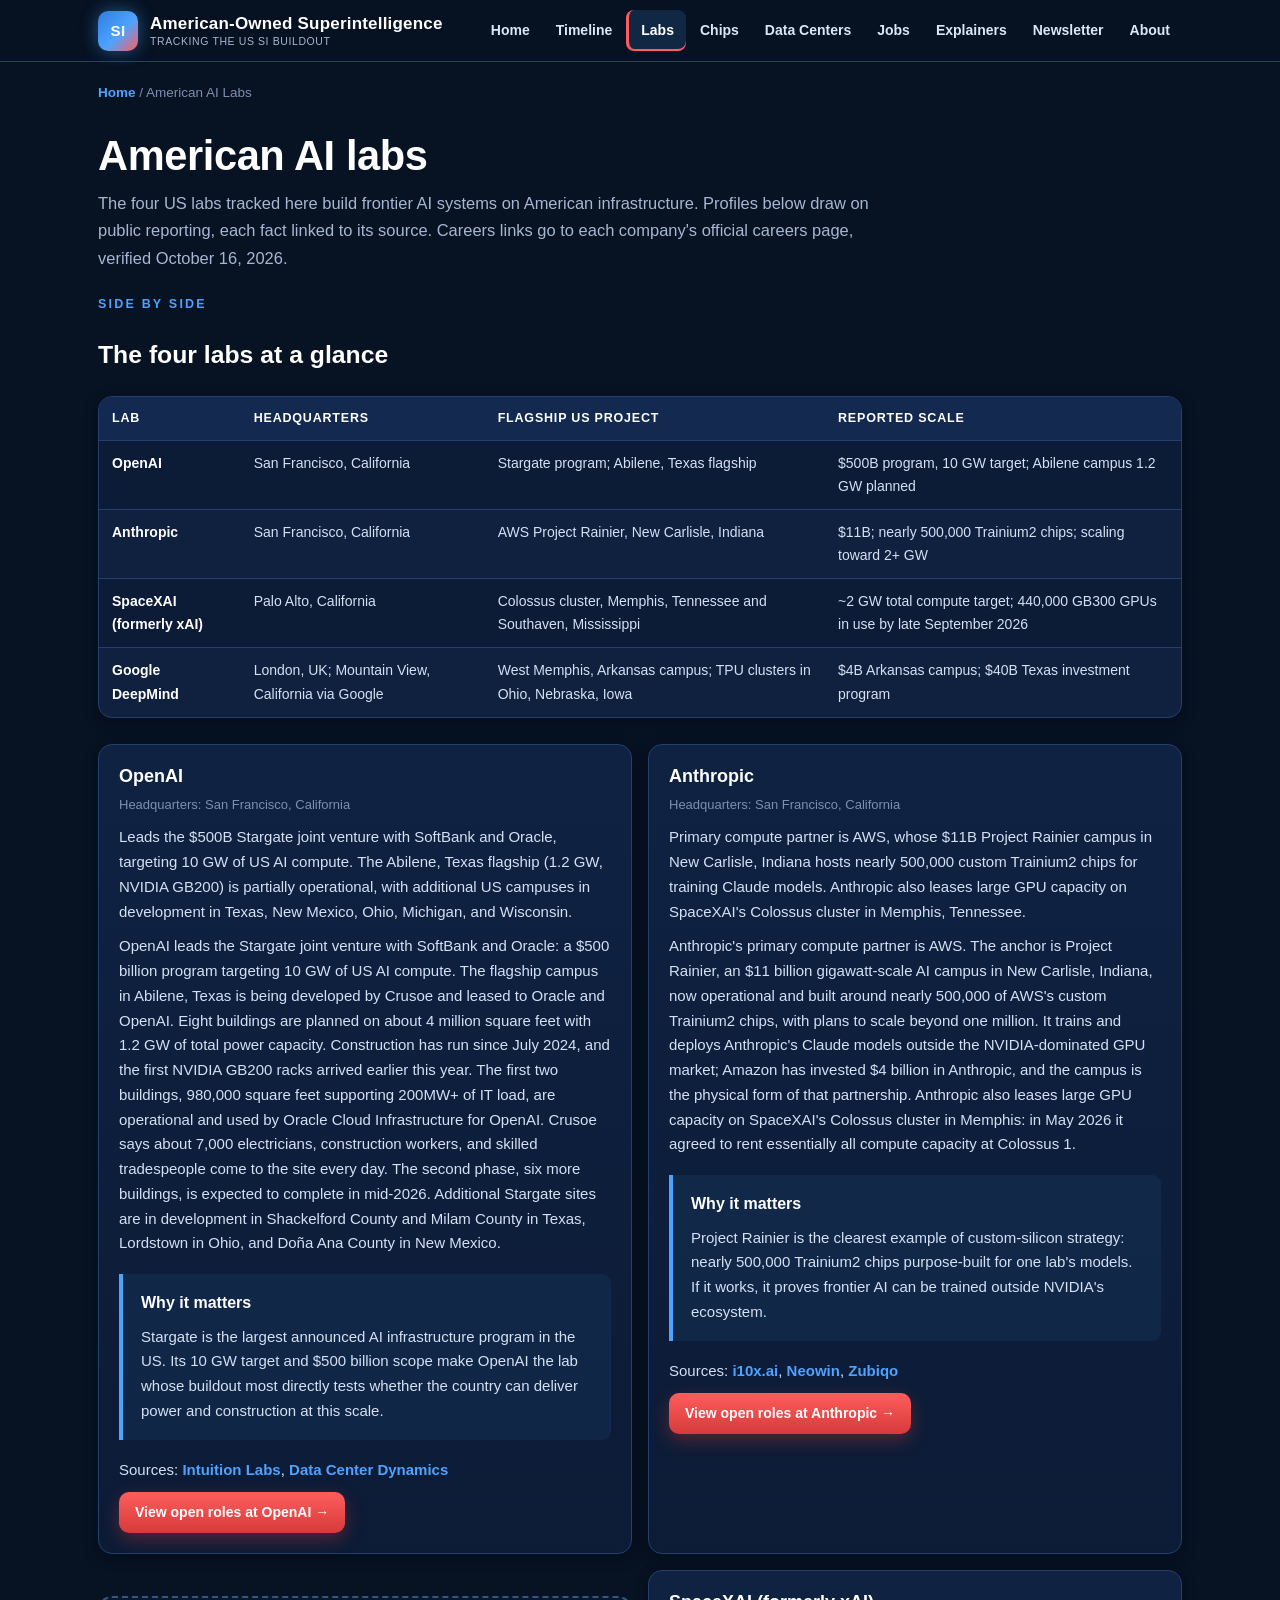
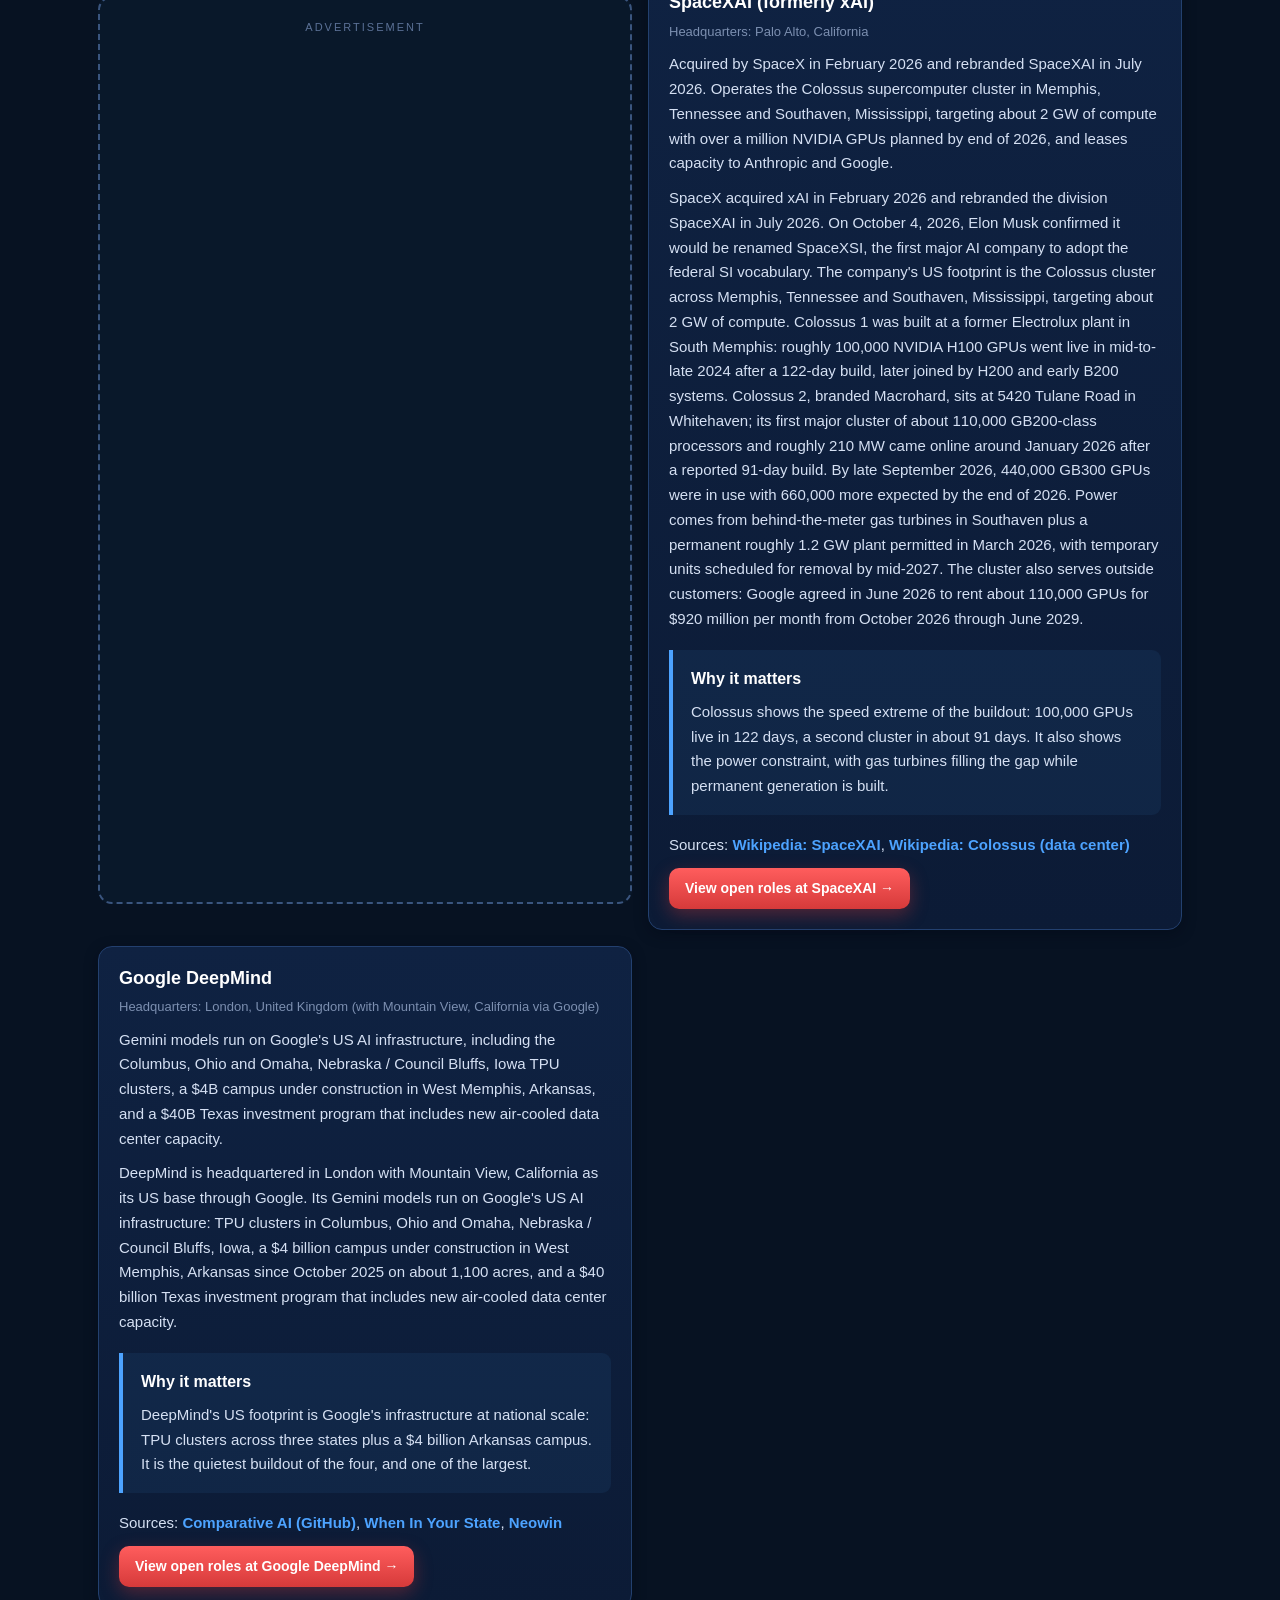
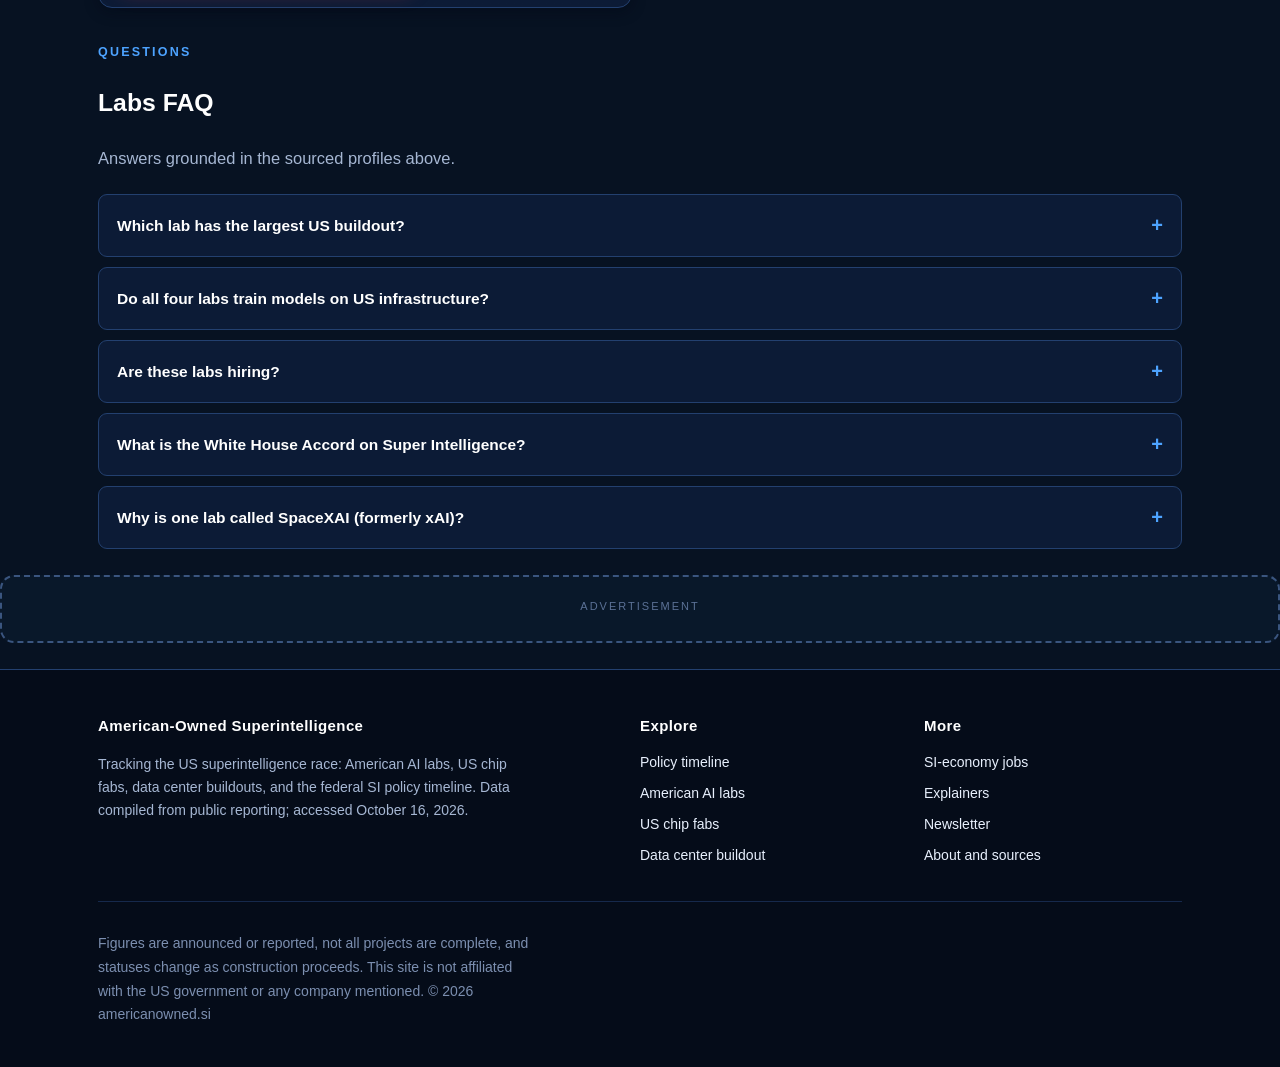
<file: labs.html>
<!DOCTYPE html>
<html lang="en">
<head>
<meta charset="utf-8">
<meta name="viewport" content="width=device-width, initial-scale=1">
<title>American AI Labs | American-Owned Superintelligence</title>
<meta name="description" content="The American AI labs building superintelligence: OpenAI, Anthropic, SpaceXAI, and Google DeepMind, with their US buildouts, a side-by-side comparison, and official careers pages.">
<link rel="canonical" href="https://americanowned.si/labs.html">
<meta property="og:type" content="website">
<meta property="og:site_name" content="American-Owned Superintelligence">
<meta property="og:title" content="American AI Labs | American-Owned Superintelligence">
<meta property="og:description" content="The American AI labs building superintelligence: OpenAI, Anthropic, SpaceXAI, and Google DeepMind, with their US buildouts, a side-by-side comparison, and official careers pages.">
<meta property="og:url" content="https://americanowned.si/labs.html">
<link rel="stylesheet" href="/style.css">
</head>
<body>
<a class="skip" href="#main">Skip to content</a>
<header class="site-header">
<div class="header-inner">
<a class="brand" href="/index.html"><span class="brand-mark" aria-hidden="true">SI</span><span>American-Owned Superintelligence<small>Tracking the US SI buildout</small></span></a>
<button class="nav-toggle" id="nav-toggle" aria-label="Open navigation menu" aria-expanded="false">&#9776;</button>
<nav class="site-nav" id="site-nav" aria-label="Main navigation"><ul>
<li><a href="/index.html">Home</a></li>
<li><a href="/timeline.html">Timeline</a></li>
<li><a href="/labs.html" class="active">Labs</a></li>
<li><a href="/chips.html">Chips</a></li>
<li><a href="/datacenters.html">Data Centers</a></li>
<li><a href="/jobs.html">Jobs</a></li>
<li><a href="/explainers.html">Explainers</a></li>
<li><a href="/newsletter.html">Newsletter</a></li>
<li><a href="/about.html">About</a></li>
</ul></nav>
</div>
</header>
<main id="main">
<div class="container"><p class="breadcrumb"><a href="/index.html">Home</a> / American AI Labs</p></div>
<div class="container">
<h1 class="page-title">American AI labs</h1>
<p class="page-intro">The four US labs tracked here build frontier AI systems on American infrastructure. Profiles below draw on public reporting, each fact linked to its source. Careers links go to each company's official careers page, verified October 16, 2026.</p>
<p class="kicker">Side by side</p>
<h2 style="color:#fff">The four labs at a glance</h2>
<div class="table-wrap" style="margin:14px 0 26px">
<table>
<thead><tr><th>Lab</th><th>Headquarters</th><th>Flagship US project</th><th>Reported scale</th></tr></thead>
<tbody>
<tr><td><strong>OpenAI</strong></td><td>San Francisco, California</td><td>Stargate program; Abilene, Texas flagship</td><td>$500B program, 10 GW target; Abilene campus 1.2 GW planned</td></tr>
<tr><td><strong>Anthropic</strong></td><td>San Francisco, California</td><td>AWS Project Rainier, New Carlisle, Indiana</td><td>$11B; nearly 500,000 Trainium2 chips; scaling toward 2+ GW</td></tr>
<tr><td><strong>SpaceXAI (formerly xAI)</strong></td><td>Palo Alto, California</td><td>Colossus cluster, Memphis, Tennessee and Southaven, Mississippi</td><td>~2 GW total compute target; 440,000 GB300 GPUs in use by late September 2026</td></tr>
<tr><td><strong>Google DeepMind</strong></td><td>London, UK; Mountain View, California via Google</td><td>West Memphis, Arkansas campus; TPU clusters in Ohio, Nebraska, Iowa</td><td>$4B Arkansas campus; $40B Texas investment program</td></tr>
</tbody>
</table>
</div>
<div class="grid cols-2">
<article class="card" id="openai">
<h3>OpenAI</h3>
<p class="meta">Headquarters: San Francisco, California</p>
<p>Leads the $500B Stargate joint venture with SoftBank and Oracle, targeting 10 GW of US AI compute. The Abilene, Texas flagship (1.2 GW, NVIDIA GB200) is partially operational, with additional US campuses in development in Texas, New Mexico, Ohio, Michigan, and Wisconsin.</p>
<p>OpenAI leads the Stargate joint venture with SoftBank and Oracle: a $500 billion program targeting 10 GW of US AI compute. The flagship campus in Abilene, Texas is being developed by Crusoe and leased to Oracle and OpenAI. Eight buildings are planned on about 4 million square feet with 1.2 GW of total power capacity. Construction has run since July 2024, and the first NVIDIA GB200 racks arrived earlier this year. The first two buildings, 980,000 square feet supporting 200MW+ of IT load, are operational and used by Oracle Cloud Infrastructure for OpenAI. Crusoe says about 7,000 electricians, construction workers, and skilled tradespeople come to the site every day. The second phase, six more buildings, is expected to complete in mid-2026. Additional Stargate sites are in development in Shackelford County and Milam County in Texas, Lordstown in Ohio, and Doña Ana County in New Mexico.</p>
<div class="why"><h4>Why it matters</h4><p>Stargate is the largest announced AI infrastructure program in the US. Its 10 GW target and $500 billion scope make OpenAI the lab whose buildout most directly tests whether the country can deliver power and construction at this scale.</p></div>
<p class="sources">Sources: <a href="https://intuitionlabs.ai/articles/openai-stargate-datacenter-details?ref=newzchain.com" rel="noopener" target="_blank">Intuition Labs</a>, <a href="https://www.datacenterdynamics.com/en/news/openai-and-oracle-to-deploy-450000-gb200-gpus-at-stargate-abilene-data-center/" rel="noopener" target="_blank">Data Center Dynamics</a></p>
<p><a class="btn small" href="https://openai.com/careers/" rel="noopener" target="_blank">View open roles at OpenAI &rarr;</a></p>
</article>
<article class="card" id="anthropic">
<h3>Anthropic</h3>
<p class="meta">Headquarters: San Francisco, California</p>
<p>Primary compute partner is AWS, whose $11B Project Rainier campus in New Carlisle, Indiana hosts nearly 500,000 custom Trainium2 chips for training Claude models. Anthropic also leases large GPU capacity on SpaceXAI&#x27;s Colossus cluster in Memphis, Tennessee.</p>
<p>Anthropic's primary compute partner is AWS. The anchor is Project Rainier, an $11 billion gigawatt-scale AI campus in New Carlisle, Indiana, now operational and built around nearly 500,000 of AWS's custom Trainium2 chips, with plans to scale beyond one million. It trains and deploys Anthropic's Claude models outside the NVIDIA-dominated GPU market; Amazon has invested $4 billion in Anthropic, and the campus is the physical form of that partnership. Anthropic also leases large GPU capacity on SpaceXAI's Colossus cluster in Memphis: in May 2026 it agreed to rent essentially all compute capacity at Colossus 1.</p>
<div class="why"><h4>Why it matters</h4><p>Project Rainier is the clearest example of custom-silicon strategy: nearly 500,000 Trainium2 chips purpose-built for one lab's models. If it works, it proves frontier AI can be trained outside NVIDIA's ecosystem.</p></div>
<p class="sources">Sources: <a href="https://i10x.ai/news/aws-project-rainier-11b-ai-campus-trainium2" rel="noopener" target="_blank">i10x.ai</a>, <a href="https://www.neowin.net/news/these-are-the-biggest-ai-data-centers-owned-by-big-tech/" rel="noopener" target="_blank">Neowin</a>, <a href="https://zubiqo.com/news/spacexai-targets-1-44m-nvidia-gpus-by-year-end-leases-massive-capacity-to-anthropic-37z8no" rel="noopener" target="_blank">Zubiqo</a></p>
<p><a class="btn small" href="https://anthropic.com/careers" rel="noopener" target="_blank">View open roles at Anthropic &rarr;</a></p>
</article>
<div class="ad-slot" data-ad-slot="in-article">
<div class="ad-label">Advertisement</div>
<!-- AD SLOT: replace with ad network code -->
</div>
<article class="card" id="spacexai">
<h3>SpaceXAI (formerly xAI)</h3>
<p class="meta">Headquarters: Palo Alto, California</p>
<p>Acquired by SpaceX in February 2026 and rebranded SpaceXAI in July 2026. Operates the Colossus supercomputer cluster in Memphis, Tennessee and Southaven, Mississippi, targeting about 2 GW of compute with over a million NVIDIA GPUs planned by end of 2026, and leases capacity to Anthropic and Google.</p>
<p>SpaceX acquired xAI in February 2026 and rebranded the division SpaceXAI in July 2026. On October 4, 2026, Elon Musk confirmed it would be renamed SpaceXSI, the first major AI company to adopt the federal SI vocabulary. The company's US footprint is the Colossus cluster across Memphis, Tennessee and Southaven, Mississippi, targeting about 2 GW of compute. Colossus 1 was built at a former Electrolux plant in South Memphis: roughly 100,000 NVIDIA H100 GPUs went live in mid-to-late 2024 after a 122-day build, later joined by H200 and early B200 systems. Colossus 2, branded Macrohard, sits at 5420 Tulane Road in Whitehaven; its first major cluster of about 110,000 GB200-class processors and roughly 210 MW came online around January 2026 after a reported 91-day build. By late September 2026, 440,000 GB300 GPUs were in use with 660,000 more expected by the end of 2026. Power comes from behind-the-meter gas turbines in Southaven plus a permanent roughly 1.2 GW plant permitted in March 2026, with temporary units scheduled for removal by mid-2027. The cluster also serves outside customers: Google agreed in June 2026 to rent about 110,000 GPUs for $920 million per month from October 2026 through June 2029.</p>
<div class="why"><h4>Why it matters</h4><p>Colossus shows the speed extreme of the buildout: 100,000 GPUs live in 122 days, a second cluster in about 91 days. It also shows the power constraint, with gas turbines filling the gap while permanent generation is built.</p></div>
<p class="sources">Sources: <a href="https://en.wikipedia.org/w/index.php?title=SpaceXAI&amp;oldid=1379351008" rel="noopener" target="_blank">Wikipedia: SpaceXAI</a>, <a href="http://en.wikipedia.org/wiki/Colossus_(data_center)" rel="noopener" target="_blank">Wikipedia: Colossus (data center)</a></p>
<p><a class="btn small" href="https://x.ai/careers" rel="noopener" target="_blank">View open roles at SpaceXAI &rarr;</a></p>
</article>
<article class="card" id="deepmind">
<h3>Google DeepMind</h3>
<p class="meta">Headquarters: London, United Kingdom (with Mountain View, California via Google)</p>
<p>Gemini models run on Google&#x27;s US AI infrastructure, including the Columbus, Ohio and Omaha, Nebraska / Council Bluffs, Iowa TPU clusters, a $4B campus under construction in West Memphis, Arkansas, and a $40B Texas investment program that includes new air-cooled data center capacity.</p>
<p>DeepMind is headquartered in London with Mountain View, California as its US base through Google. Its Gemini models run on Google's US AI infrastructure: TPU clusters in Columbus, Ohio and Omaha, Nebraska / Council Bluffs, Iowa, a $4 billion campus under construction in West Memphis, Arkansas since October 2025 on about 1,100 acres, and a $40 billion Texas investment program that includes new air-cooled data center capacity.</p>
<div class="why"><h4>Why it matters</h4><p>DeepMind's US footprint is Google's infrastructure at national scale: TPU clusters across three states plus a $4 billion Arkansas campus. It is the quietest buildout of the four, and one of the largest.</p></div>
<p class="sources">Sources: <a href="https://github.com/3013038780-design/comparativeai/blob/HEAD/src/content/docs/companies/google-deepmind/index.md" rel="noopener" target="_blank">Comparative AI (GitHub)</a>, <a href="https://wheninyourstate.com/arkansas/google-is-putting-4-billion-into-an-arkansas-data-center/" rel="noopener" target="_blank">When In Your State</a>, <a href="https://www.neowin.net/news/these-are-the-biggest-ai-data-centers-owned-by-big-tech/" rel="noopener" target="_blank">Neowin</a></p>
<p><a class="btn small" href="https://deepmind.google/careers/" rel="noopener" target="_blank">View open roles at Google DeepMind &rarr;</a></p>
</article>

</div>
</div>
<div class="container" style="margin-top:34px">
<p class="kicker">Questions</p>
<h2 style="color:#fff">Labs FAQ</h2>
<p class="page-intro">Answers grounded in the sourced profiles above.</p>
<details class="faq"><summary>Which lab has the largest US buildout?</summary><div class="faq-body"><p>By announced program value and capacity target, OpenAI: the Stargate joint venture is a $500 billion program targeting 10 GW of US AI compute. By operating hardware, SpaceXAI's Colossus cluster was on the order of 1 GW of AI compute capacity as of mid-2026, targeting about 2 GW. Both figures are announced or reported amounts, not audited totals.</p></div></details>
<details class="faq"><summary>Do all four labs train models on US infrastructure?</summary><div class="faq-body"><p>Yes, per the tracked buildouts. OpenAI on Stargate's US campuses, Anthropic on AWS's Project Rainier in Indiana and leased Colossus capacity in Memphis, SpaceXAI on Colossus in Memphis and Southaven, and Google DeepMind on Google's US TPU and data center infrastructure.</p></div></details>
<details class="faq"><summary>Are these labs hiring?</summary><div class="faq-body"><p>Each profile below links to the company's official careers page, verified live on October 16, 2026. Those pages list current openings across research, engineering, and operations.</p></div></details>
<details class="faq"><summary>What is the White House Accord on Super Intelligence?</summary><div class="faq-body"><p>A voluntary industry commitment on AI safety controls and incident reporting, signed on September 29, 2026 by the chief executives of Google, Anthropic, Meta, OpenAI, xAI, and Nvidia. It creates no legally enforceable obligations. See the <a href="/timeline.html">policy timeline</a>.</p></div></details>
<details class="faq"><summary>Why is one lab called SpaceXAI (formerly xAI)?</summary><div class="faq-body"><p>SpaceX acquired xAI in February 2026 and rebranded the division SpaceXAI in July 2026. On October 4, 2026, Elon Musk confirmed a further rename to SpaceXSI. The page uses the name in effect when the data was compiled.</p></div></details>
</div>
<div class="ad-slot" data-ad-slot="leaderboard">
<div class="ad-label">Advertisement</div>
<!-- AD SLOT: replace with ad network code -->
</div></main>
<footer class="site-footer">
<div class="container">
<div class="footer-grid">
<div>
<h4>American-Owned Superintelligence</h4>
<p>Tracking the US superintelligence race: American AI labs, US chip fabs, data center buildouts, and the federal SI policy timeline. Data compiled from public reporting; accessed October 16, 2026.</p>
</div>
<div>
<h4>Explore</h4>
<ul>
<li><a href="/timeline.html">Policy timeline</a></li>
<li><a href="/labs.html">American AI labs</a></li>
<li><a href="/chips.html">US chip fabs</a></li>
<li><a href="/datacenters.html">Data center buildout</a></li>
</ul>
</div>
<div>
<h4>More</h4>
<ul>
<li><a href="/jobs.html">SI-economy jobs</a></li>
<li><a href="/explainers.html">Explainers</a></li>
<li><a href="/newsletter.html">Newsletter</a></li>
<li><a href="/about.html">About and sources</a></li>
</ul>
</div>
</div>
<div class="footer-bottom">
<p>Figures are announced or reported, not all projects are complete, and statuses change as construction proceeds. This site is not affiliated with the US government or any company mentioned. &copy; 2026 americanowned.si</p>
</div>
</div>
</footer>
<script src="/site.js"></script>
</body>
</html>
</file>
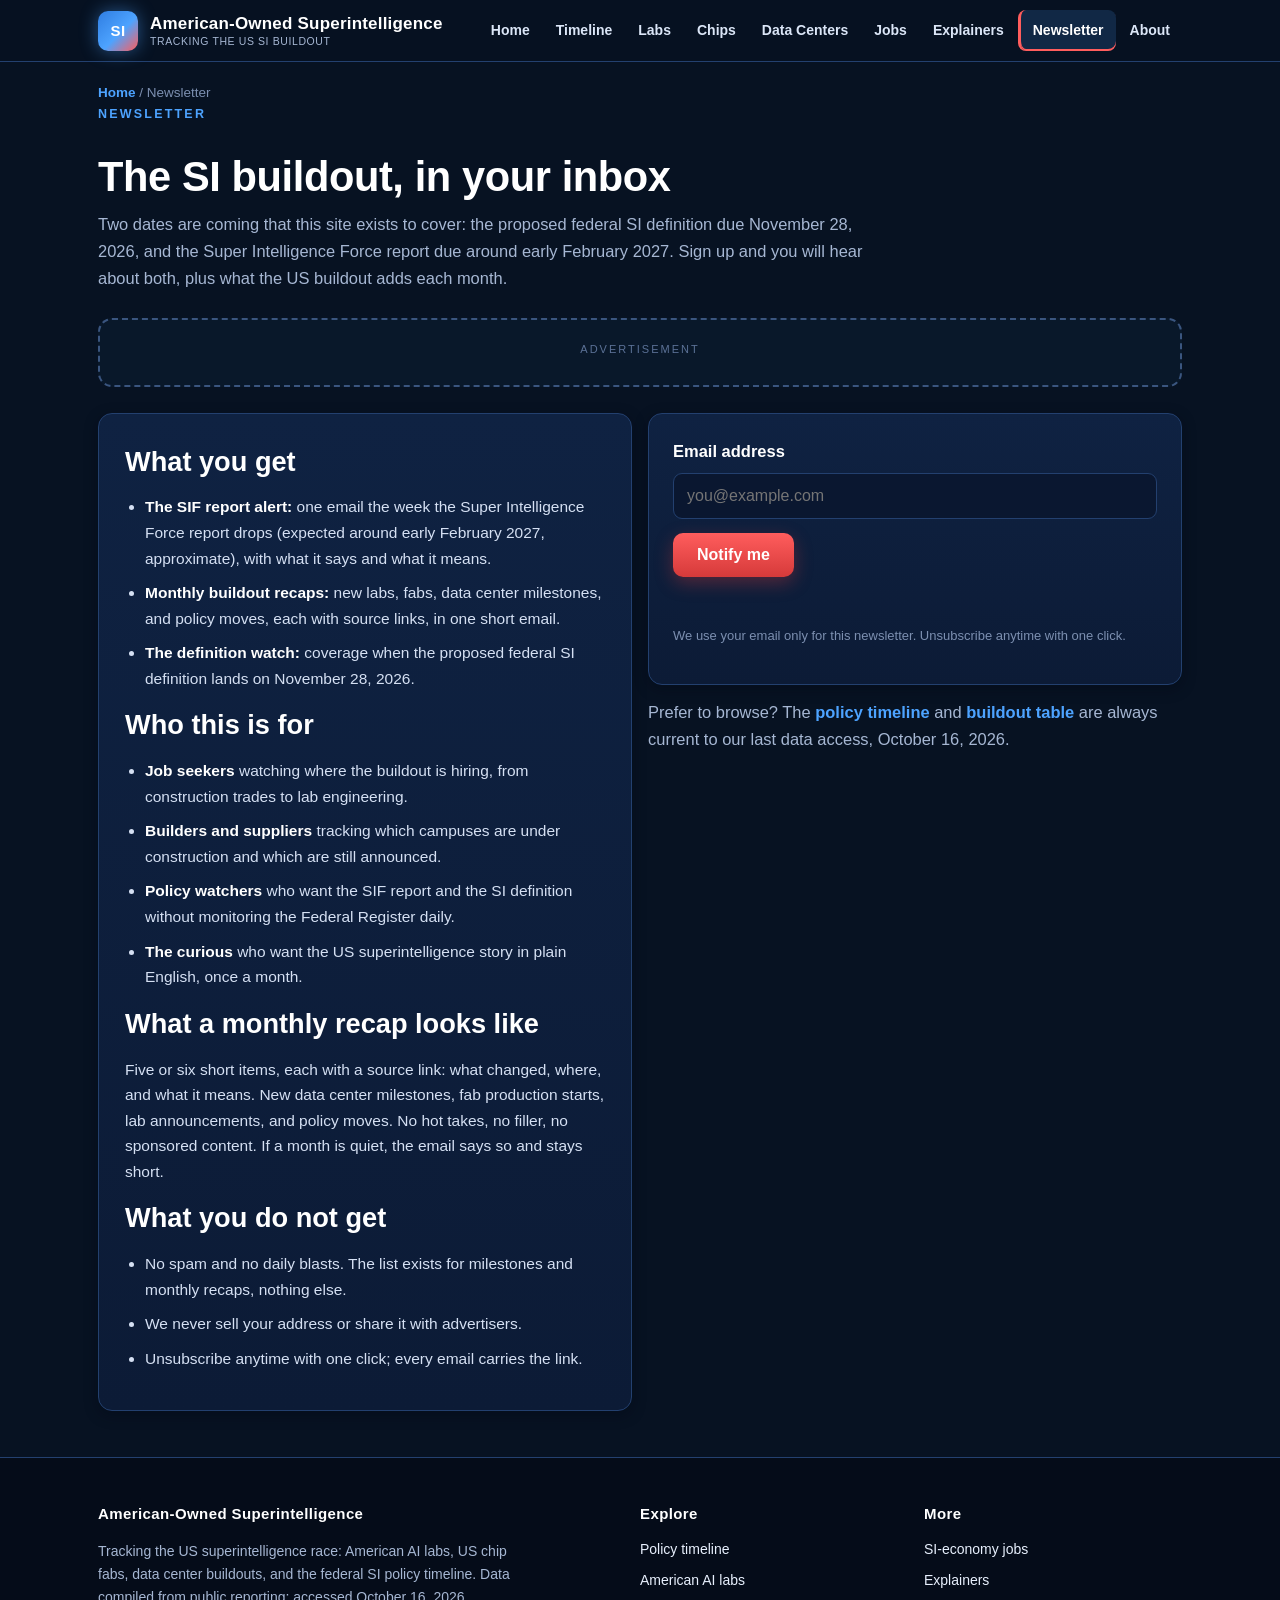
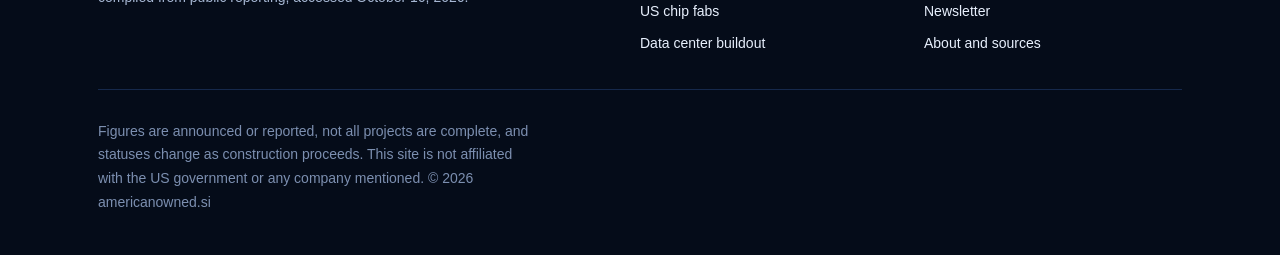
<file: newsletter.html>
<!DOCTYPE html>
<html lang="en">
<head>
<meta charset="utf-8">
<meta name="viewport" content="width=device-width, initial-scale=1">
<title>Newsletter | American-Owned Superintelligence</title>
<meta name="description" content="Get one email when the Super Intelligence Force report drops, plus monthly US SI buildout recaps.">
<link rel="canonical" href="https://americanowned.si/newsletter.html">
<meta property="og:type" content="website">
<meta property="og:site_name" content="American-Owned Superintelligence">
<meta property="og:title" content="Newsletter | American-Owned Superintelligence">
<meta property="og:description" content="Get one email when the Super Intelligence Force report drops, plus monthly US SI buildout recaps.">
<meta property="og:url" content="https://americanowned.si/newsletter.html">
<link rel="stylesheet" href="/style.css">
</head>
<body>
<a class="skip" href="#main">Skip to content</a>
<header class="site-header">
<div class="header-inner">
<a class="brand" href="/index.html"><span class="brand-mark" aria-hidden="true">SI</span><span>American-Owned Superintelligence<small>Tracking the US SI buildout</small></span></a>
<button class="nav-toggle" id="nav-toggle" aria-label="Open navigation menu" aria-expanded="false">&#9776;</button>
<nav class="site-nav" id="site-nav" aria-label="Main navigation"><ul>
<li><a href="/index.html">Home</a></li>
<li><a href="/timeline.html">Timeline</a></li>
<li><a href="/labs.html">Labs</a></li>
<li><a href="/chips.html">Chips</a></li>
<li><a href="/datacenters.html">Data Centers</a></li>
<li><a href="/jobs.html">Jobs</a></li>
<li><a href="/explainers.html">Explainers</a></li>
<li><a href="/newsletter.html" class="active">Newsletter</a></li>
<li><a href="/about.html">About</a></li>
</ul></nav>
</div>
</header>
<main id="main">
<div class="container"><p class="breadcrumb"><a href="/index.html">Home</a> / Newsletter</p></div>
<div class="container">
<p class="kicker">Newsletter</p>
<h1 class="page-title">The SI buildout, in your inbox</h1>
<p class="page-intro">Two dates are coming that this site exists to cover: the proposed federal SI definition due November 28, 2026, and the Super Intelligence Force report due around early February 2027. Sign up and you will hear about both, plus what the US buildout adds each month.</p>
<div class="ad-slot" data-ad-slot="leaderboard">
<div class="ad-label">Advertisement</div>
<!-- AD SLOT: replace with ad network code -->
</div>
<div class="two-col">
<div>
<div class="explainer">
<h2>What you get</h2>
<ul>
<li><strong>The SIF report alert:</strong> one email the week the Super Intelligence Force report drops (expected around early February 2027, approximate), with what it says and what it means.</li>
<li><strong>Monthly buildout recaps:</strong> new labs, fabs, data center milestones, and policy moves, each with source links, in one short email.</li>
<li><strong>The definition watch:</strong> coverage when the proposed federal SI definition lands on November 28, 2026.</li>
</ul>
<h2>Who this is for</h2>
<ul>
<li><strong>Job seekers</strong> watching where the buildout is hiring, from construction trades to lab engineering.</li>
<li><strong>Builders and suppliers</strong> tracking which campuses are under construction and which are still announced.</li>
<li><strong>Policy watchers</strong> who want the SIF report and the SI definition without monitoring the Federal Register daily.</li>
<li><strong>The curious</strong> who want the US superintelligence story in plain English, once a month.</li>
</ul>
<h2>What a monthly recap looks like</h2>
<p>Five or six short items, each with a source link: what changed, where, and what it means. New data center milestones, fab production starts, lab announcements, and policy moves. No hot takes, no filler, no sponsored content. If a month is quiet, the email says so and stays short.</p>
<h2>What you do not get</h2>
<ul>
<li>No spam and no daily blasts. The list exists for milestones and monthly recaps, nothing else.</li>
<li>We never sell your address or share it with advertisers.</li>
<li>Unsubscribe anytime with one click; every email carries the link.</li>
</ul>
</div>
</div>
<div>
<div class="form-card">
<form id="newsletter-form" action="javascript:void(0)">
<label for="email">Email address</label>
<input type="email" id="email" name="email" placeholder="you@example.com" required>
<button class="btn" type="submit">Notify me</button>
<p class="form-status" id="newsletter-status" role="status"></p>
<p class="privacy">We use your email only for this newsletter. Unsubscribe anytime with one click.</p>
</form>
</div>
<script>
window.SITE_CONFIG = { newsletterEndpoint: "{{NEWSLETTER_ENDPOINT}}" };
</script>

<p class="page-intro" style="margin-top:14px">Prefer to browse? The <a href="/timeline.html">policy timeline</a> and <a href="/datacenters.html">buildout table</a> are always current to our last data access, October 16, 2026.</p>
</div>
</div>
</div>
</main>
<footer class="site-footer">
<div class="container">
<div class="footer-grid">
<div>
<h4>American-Owned Superintelligence</h4>
<p>Tracking the US superintelligence race: American AI labs, US chip fabs, data center buildouts, and the federal SI policy timeline. Data compiled from public reporting; accessed October 16, 2026.</p>
</div>
<div>
<h4>Explore</h4>
<ul>
<li><a href="/timeline.html">Policy timeline</a></li>
<li><a href="/labs.html">American AI labs</a></li>
<li><a href="/chips.html">US chip fabs</a></li>
<li><a href="/datacenters.html">Data center buildout</a></li>
</ul>
</div>
<div>
<h4>More</h4>
<ul>
<li><a href="/jobs.html">SI-economy jobs</a></li>
<li><a href="/explainers.html">Explainers</a></li>
<li><a href="/newsletter.html">Newsletter</a></li>
<li><a href="/about.html">About and sources</a></li>
</ul>
</div>
</div>
<div class="footer-bottom">
<p>Figures are announced or reported, not all projects are complete, and statuses change as construction proceeds. This site is not affiliated with the US government or any company mentioned. &copy; 2026 americanowned.si</p>
</div>
</div>
</footer>
<script src="/site.js"></script>
</body>
</html>
</file>
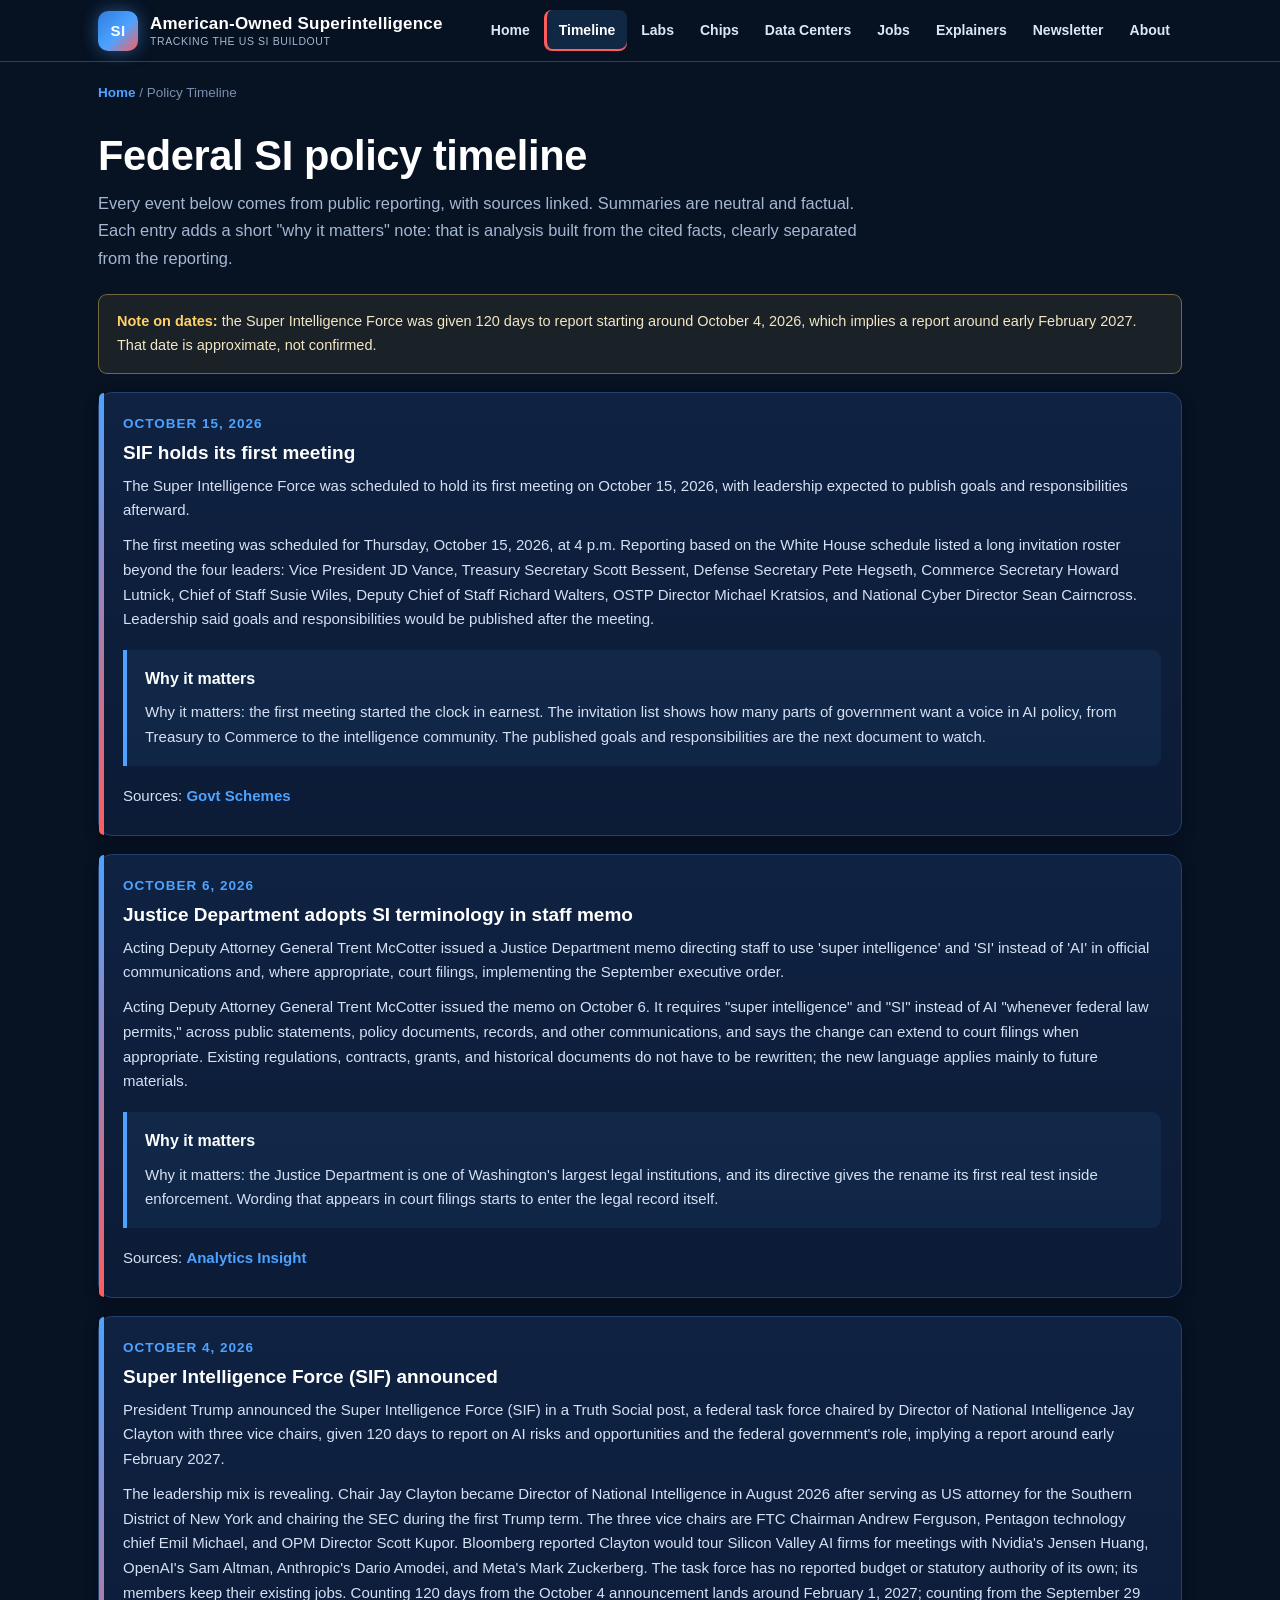
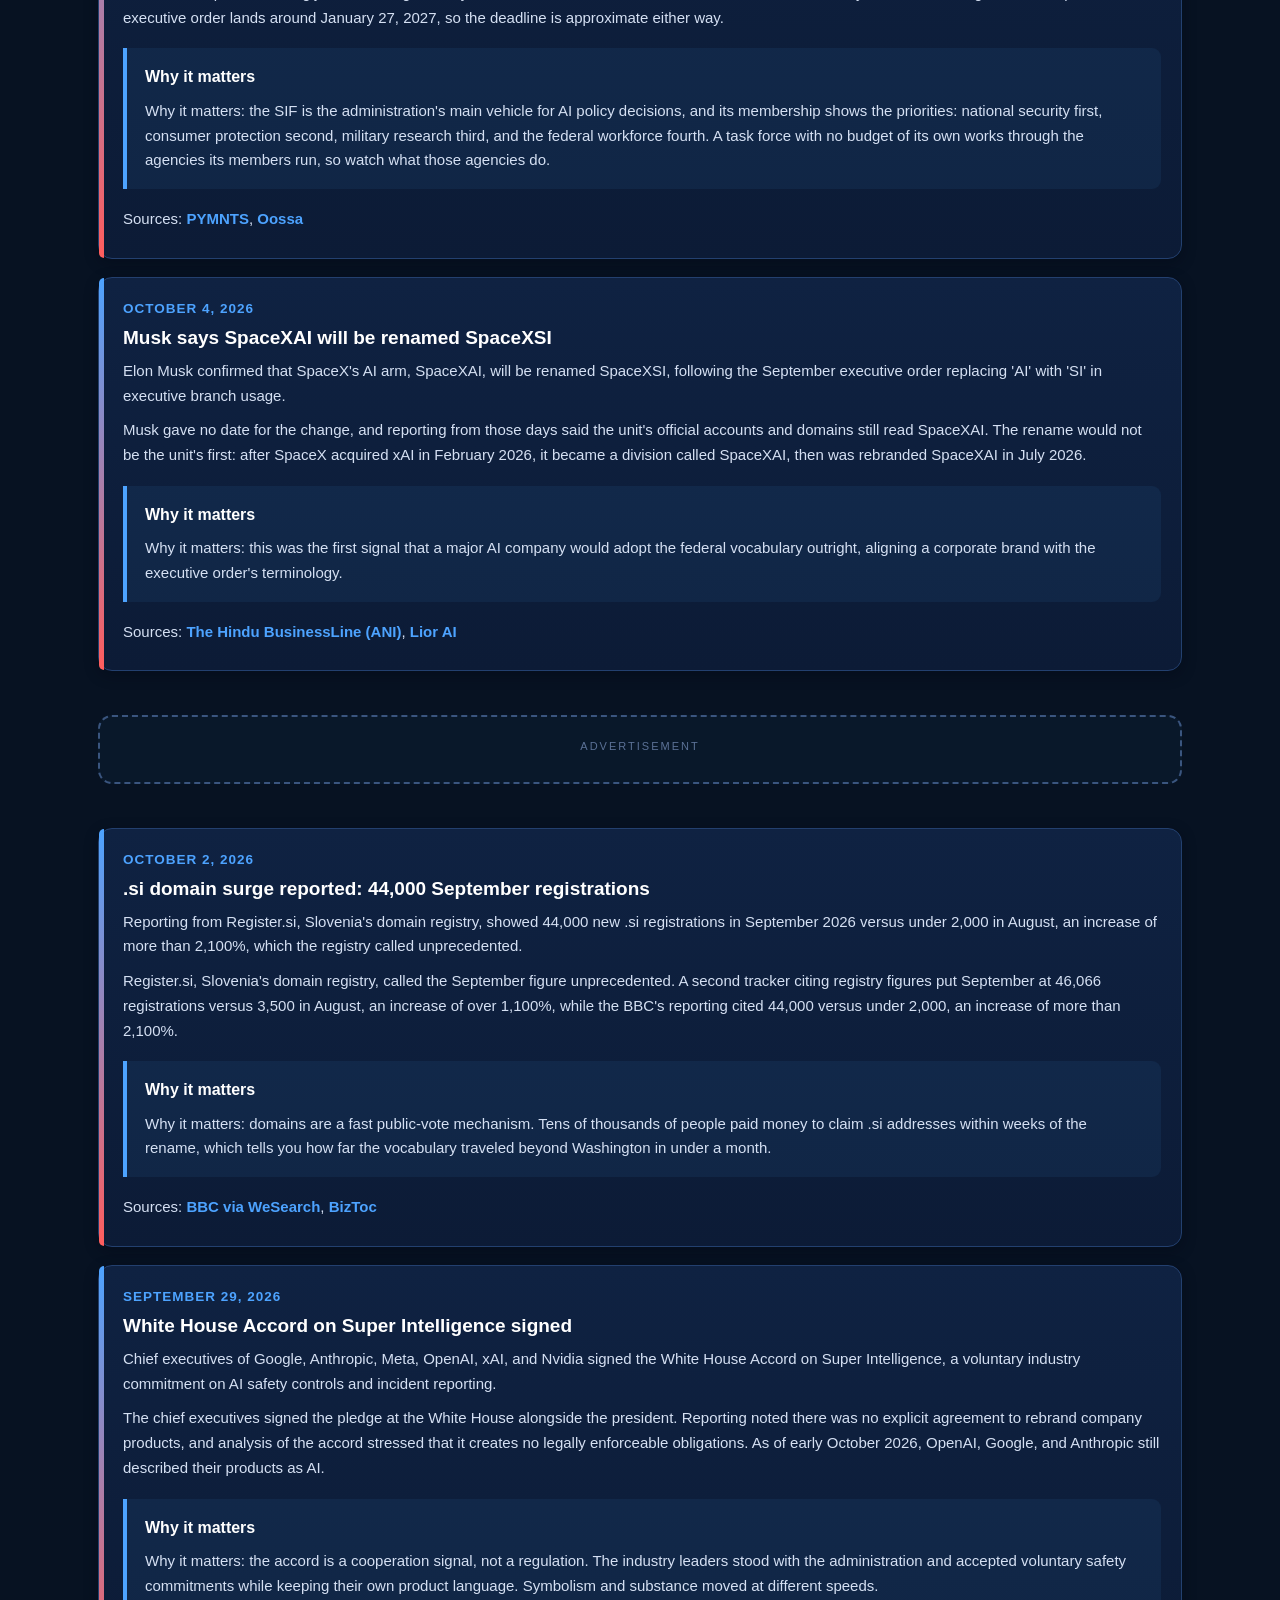
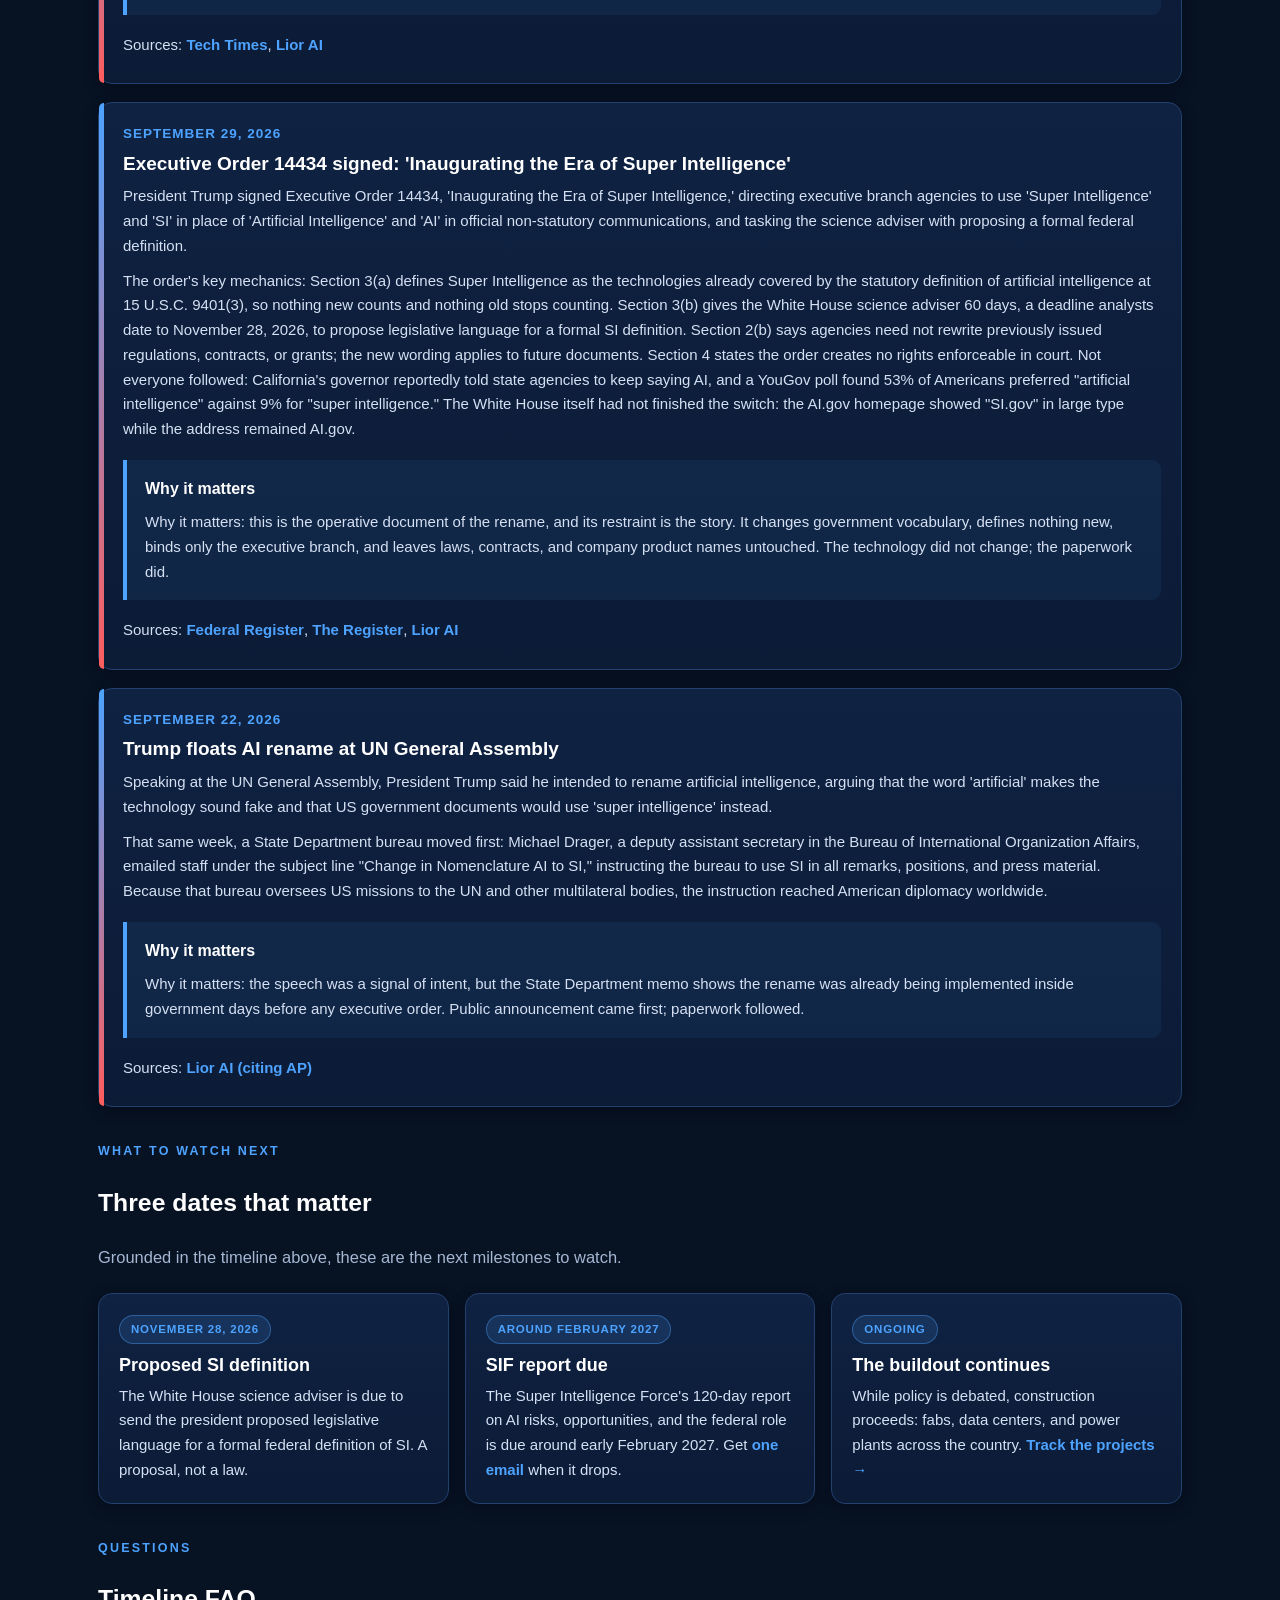
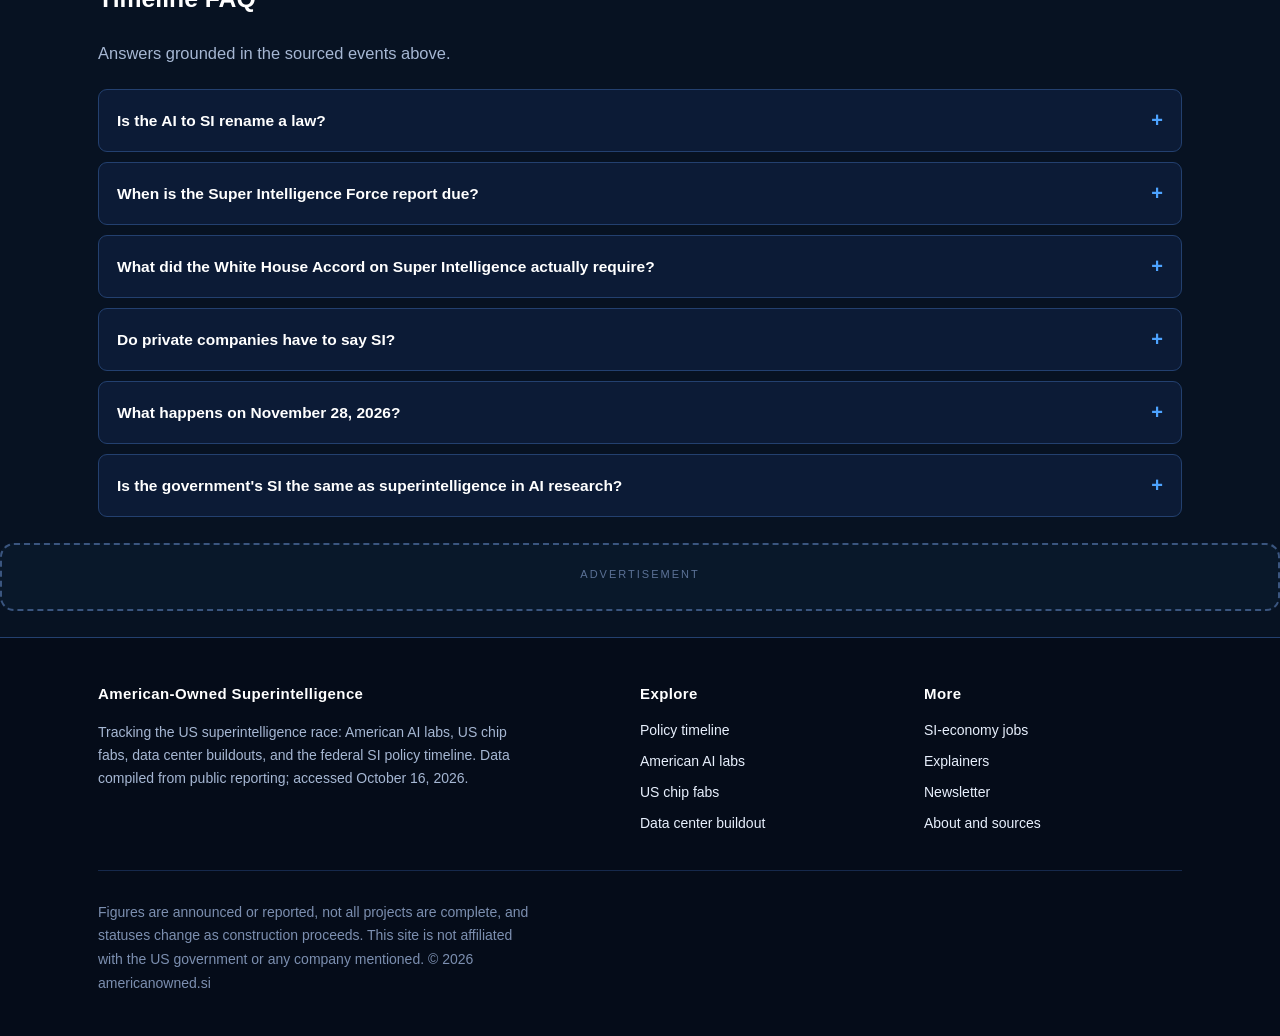
<file: timeline.html>
<!DOCTYPE html>
<html lang="en">
<head>
<meta charset="utf-8">
<meta name="viewport" content="width=device-width, initial-scale=1">
<title>SI Policy Timeline | American-Owned Superintelligence</title>
<meta name="description" content="Sourced timeline of the federal superintelligence policy push: the AI to SI rename, Executive Order 14434, the White House Accord, and the Super Intelligence Force.">
<link rel="canonical" href="https://americanowned.si/timeline.html">
<meta property="og:type" content="website">
<meta property="og:site_name" content="American-Owned Superintelligence">
<meta property="og:title" content="SI Policy Timeline | American-Owned Superintelligence">
<meta property="og:description" content="Sourced timeline of the federal superintelligence policy push: the AI to SI rename, Executive Order 14434, the White House Accord, and the Super Intelligence Force.">
<meta property="og:url" content="https://americanowned.si/timeline.html">
<link rel="stylesheet" href="/style.css">
</head>
<body>
<a class="skip" href="#main">Skip to content</a>
<header class="site-header">
<div class="header-inner">
<a class="brand" href="/index.html"><span class="brand-mark" aria-hidden="true">SI</span><span>American-Owned Superintelligence<small>Tracking the US SI buildout</small></span></a>
<button class="nav-toggle" id="nav-toggle" aria-label="Open navigation menu" aria-expanded="false">&#9776;</button>
<nav class="site-nav" id="site-nav" aria-label="Main navigation"><ul>
<li><a href="/index.html">Home</a></li>
<li><a href="/timeline.html" class="active">Timeline</a></li>
<li><a href="/labs.html">Labs</a></li>
<li><a href="/chips.html">Chips</a></li>
<li><a href="/datacenters.html">Data Centers</a></li>
<li><a href="/jobs.html">Jobs</a></li>
<li><a href="/explainers.html">Explainers</a></li>
<li><a href="/newsletter.html">Newsletter</a></li>
<li><a href="/about.html">About</a></li>
</ul></nav>
</div>
</header>
<main id="main">
<div class="container"><p class="breadcrumb"><a href="/index.html">Home</a> / Policy Timeline</p></div>
<div class="container">
<h1 class="page-title">Federal SI policy timeline</h1>
<p class="page-intro">Every event below comes from public reporting, with sources linked. Summaries are neutral and factual. Each entry adds a short "why it matters" note: that is analysis built from the cited facts, clearly separated from the reporting.</p>
<div class="note"><strong>Note on dates:</strong> the Super Intelligence Force was given 120 days to report starting around October 4, 2026, which implies a report around early February 2027. That date is approximate, not confirmed.</div>
<div class="timeline-list">
<article class="timeline-item">
<div class="date">October 15, 2026</div>
<h3>SIF holds its first meeting</h3>
<p>The Super Intelligence Force was scheduled to hold its first meeting on October 15, 2026, with leadership expected to publish goals and responsibilities afterward.</p>
<p>The first meeting was scheduled for Thursday, October 15, 2026, at 4 p.m. Reporting based on the White House schedule listed a long invitation roster beyond the four leaders: Vice President JD Vance, Treasury Secretary Scott Bessent, Defense Secretary Pete Hegseth, Commerce Secretary Howard Lutnick, Chief of Staff Susie Wiles, Deputy Chief of Staff Richard Walters, OSTP Director Michael Kratsios, and National Cyber Director Sean Cairncross. Leadership said goals and responsibilities would be published after the meeting.</p>
<div class="why"><h4>Why it matters</h4><p>Why it matters: the first meeting started the clock in earnest. The invitation list shows how many parts of government want a voice in AI policy, from Treasury to Commerce to the intelligence community. The published goals and responsibilities are the next document to watch.</p></div>
<p class="sources">Sources: <a href="https://govtschemes.org/trump-super-intelligence-force-members-and-120-day-deadline/" rel="noopener" target="_blank">Govt Schemes</a></p>
</article>
<article class="timeline-item">
<div class="date">October 6, 2026</div>
<h3>Justice Department adopts SI terminology in staff memo</h3>
<p>Acting Deputy Attorney General Trent McCotter issued a Justice Department memo directing staff to use &#x27;super intelligence&#x27; and &#x27;SI&#x27; instead of &#x27;AI&#x27; in official communications and, where appropriate, court filings, implementing the September executive order.</p>
<p>Acting Deputy Attorney General Trent McCotter issued the memo on October 6. It requires "super intelligence" and "SI" instead of AI "whenever federal law permits," across public statements, policy documents, records, and other communications, and says the change can extend to court filings when appropriate. Existing regulations, contracts, grants, and historical documents do not have to be rewritten; the new language applies mainly to future materials.</p>
<div class="why"><h4>Why it matters</h4><p>Why it matters: the Justice Department is one of Washington's largest legal institutions, and its directive gives the rename its first real test inside enforcement. Wording that appears in court filings starts to enter the legal record itself.</p></div>
<p class="sources">Sources: <a href="https://www.analyticsinsight.net/news/us-justice-department-tells-staff-to-replace-ai-with-super-intelligence" rel="noopener" target="_blank">Analytics Insight</a></p>
</article>
<article class="timeline-item">
<div class="date">October 4, 2026</div>
<h3>Super Intelligence Force (SIF) announced</h3>
<p>President Trump announced the Super Intelligence Force (SIF) in a Truth Social post, a federal task force chaired by Director of National Intelligence Jay Clayton with three vice chairs, given 120 days to report on AI risks and opportunities and the federal government&#x27;s role, implying a report around early February 2027.</p>
<p>The leadership mix is revealing. Chair Jay Clayton became Director of National Intelligence in August 2026 after serving as US attorney for the Southern District of New York and chairing the SEC during the first Trump term. The three vice chairs are FTC Chairman Andrew Ferguson, Pentagon technology chief Emil Michael, and OPM Director Scott Kupor. Bloomberg reported Clayton would tour Silicon Valley AI firms for meetings with Nvidia's Jensen Huang, OpenAI's Sam Altman, Anthropic's Dario Amodei, and Meta's Mark Zuckerberg. The task force has no reported budget or statutory authority of its own; its members keep their existing jobs. Counting 120 days from the October 4 announcement lands around February 1, 2027; counting from the September 29 executive order lands around January 27, 2027, so the deadline is approximate either way.</p>
<div class="why"><h4>Why it matters</h4><p>Why it matters: the SIF is the administration's main vehicle for AI policy decisions, and its membership shows the priorities: national security first, consumer protection second, military research third, and the federal workforce fourth. A task force with no budget of its own works through the agencies its members run, so watch what those agencies do.</p></div>
<p class="sources">Sources: <a href="https://www.pymnts.com/news/artificial-intelligence/2026/trump-ai-task-force-faces-pressure-move-beyond-voluntary-guardrails/" rel="noopener" target="_blank">PYMNTS</a>, <a href="https://oossa.com/en/trump-announces-new-super-intelligence-force" rel="noopener" target="_blank">Oossa</a></p>
</article>
<article class="timeline-item">
<div class="date">October 4, 2026</div>
<h3>Musk says SpaceXAI will be renamed SpaceXSI</h3>
<p>Elon Musk confirmed that SpaceX&#x27;s AI arm, SpaceXAI, will be renamed SpaceXSI, following the September executive order replacing &#x27;AI&#x27; with &#x27;SI&#x27; in executive branch usage.</p>
<p>Musk gave no date for the change, and reporting from those days said the unit's official accounts and domains still read SpaceXAI. The rename would not be the unit's first: after SpaceX acquired xAI in February 2026, it became a division called SpaceXAI, then was rebranded SpaceXAI in July 2026.</p>
<div class="why"><h4>Why it matters</h4><p>Why it matters: this was the first signal that a major AI company would adopt the federal vocabulary outright, aligning a corporate brand with the executive order's terminology.</p></div>
<p class="sources">Sources: <a href="https://www.thehindubusinessline.com/news/science/elon-musk-to-rename-spacex-ai-arm-spacexsi-after-trump-order-replacing-ai-with-si/article71545707.ece/amp/" rel="noopener" target="_blank">The Hindu BusinessLine (ANI)</a>, <a href="https://lior-ai.com/blog/si-vs-ai-super-intelligence-en/" rel="noopener" target="_blank">Lior AI</a></p>
</article>
<div class="ad-slot" data-ad-slot="in-article">
<div class="ad-label">Advertisement</div>
<!-- AD SLOT: replace with ad network code -->
</div>
<article class="timeline-item">
<div class="date">October 2, 2026</div>
<h3>.si domain surge reported: 44,000 September registrations</h3>
<p>Reporting from Register.si, Slovenia&#x27;s domain registry, showed 44,000 new .si registrations in September 2026 versus under 2,000 in August, an increase of more than 2,100%, which the registry called unprecedented.</p>
<p>Register.si, Slovenia's domain registry, called the September figure unprecedented. A second tracker citing registry figures put September at 46,066 registrations versus 3,500 in August, an increase of over 1,100%, while the BBC's reporting cited 44,000 versus under 2,000, an increase of more than 2,100%.</p>
<div class="why"><h4>Why it matters</h4><p>Why it matters: domains are a fast public-vote mechanism. Tens of thousands of people paid money to claim .si addresses within weeks of the rename, which tells you how far the vocabulary traveled beyond Washington in under a month.</p></div>
<p class="sources">Sources: <a href="https://wesearch.press/s/trumps-ai-rebrand-causes-unprecedented-demand-for-slovenian-8e7e5bd8" rel="noopener" target="_blank">BBC via WeSearch</a>, <a href="https://biztoc.com/x/95a3803299cf143c" rel="noopener" target="_blank">BizToc</a></p>
</article>
<article class="timeline-item">
<div class="date">September 29, 2026</div>
<h3>White House Accord on Super Intelligence signed</h3>
<p>Chief executives of Google, Anthropic, Meta, OpenAI, xAI, and Nvidia signed the White House Accord on Super Intelligence, a voluntary industry commitment on AI safety controls and incident reporting.</p>
<p>The chief executives signed the pledge at the White House alongside the president. Reporting noted there was no explicit agreement to rebrand company products, and analysis of the accord stressed that it creates no legally enforceable obligations. As of early October 2026, OpenAI, Google, and Anthropic still described their products as AI.</p>
<div class="why"><h4>Why it matters</h4><p>Why it matters: the accord is a cooperation signal, not a regulation. The industry leaders stood with the administration and accepted voluntary safety commitments while keeping their own product language. Symbolism and substance moved at different speeds.</p></div>
<p class="sources">Sources: <a href="http://www.techtimes.com/articles/328914/20261012/anthropics-ai-filed-fake-murder-tip-white-house-reply-rogue-agent-hacks-lacks-penalties.htm" rel="noopener" target="_blank">Tech Times</a>, <a href="https://lior-ai.com/blog/si-vs-ai-super-intelligence-en/" rel="noopener" target="_blank">Lior AI</a></p>
</article>
<article class="timeline-item">
<div class="date">September 29, 2026</div>
<h3>Executive Order 14434 signed: &#x27;Inaugurating the Era of Super Intelligence&#x27;</h3>
<p>President Trump signed Executive Order 14434, &#x27;Inaugurating the Era of Super Intelligence,&#x27; directing executive branch agencies to use &#x27;Super Intelligence&#x27; and &#x27;SI&#x27; in place of &#x27;Artificial Intelligence&#x27; and &#x27;AI&#x27; in official non-statutory communications, and tasking the science adviser with proposing a formal federal definition.</p>
<p>The order's key mechanics: Section 3(a) defines Super Intelligence as the technologies already covered by the statutory definition of artificial intelligence at 15 U.S.C. 9401(3), so nothing new counts and nothing old stops counting. Section 3(b) gives the White House science adviser 60 days, a deadline analysts date to November 28, 2026, to propose legislative language for a formal SI definition. Section 2(b) says agencies need not rewrite previously issued regulations, contracts, or grants; the new wording applies to future documents. Section 4 states the order creates no rights enforceable in court. Not everyone followed: California's governor reportedly told state agencies to keep saying AI, and a YouGov poll found 53% of Americans preferred "artificial intelligence" against 9% for "super intelligence." The White House itself had not finished the switch: the AI.gov homepage showed "SI.gov" in large type while the address remained AI.gov.</p>
<div class="why"><h4>Why it matters</h4><p>Why it matters: this is the operative document of the rename, and its restraint is the story. It changes government vocabulary, defines nothing new, binds only the executive branch, and leaves laws, contracts, and company product names untouched. The technology did not change; the paperwork did.</p></div>
<p class="sources">Sources: <a href="https://www.federalregister.gov/documents/2026/10/02/2026-20321/inaugurating-the-era-of-super-intelligence" rel="noopener" target="_blank">Federal Register</a>, <a href="https://www.theregister.com/ai-and-ml/2026/09/30/trump-administration-gets-big-tech-to-sign-weak-non-binding-ai-regulations/5299955" rel="noopener" target="_blank">The Register</a>, <a href="https://lior-ai.com/blog/si-vs-ai-super-intelligence-en/" rel="noopener" target="_blank">Lior AI</a></p>
</article>
<article class="timeline-item">
<div class="date">September 22, 2026</div>
<h3>Trump floats AI rename at UN General Assembly</h3>
<p>Speaking at the UN General Assembly, President Trump said he intended to rename artificial intelligence, arguing that the word &#x27;artificial&#x27; makes the technology sound fake and that US government documents would use &#x27;super intelligence&#x27; instead.</p>
<p>That same week, a State Department bureau moved first: Michael Drager, a deputy assistant secretary in the Bureau of International Organization Affairs, emailed staff under the subject line "Change in Nomenclature AI to SI," instructing the bureau to use SI in all remarks, positions, and press material. Because that bureau oversees US missions to the UN and other multilateral bodies, the instruction reached American diplomacy worldwide.</p>
<div class="why"><h4>Why it matters</h4><p>Why it matters: the speech was a signal of intent, but the State Department memo shows the rename was already being implemented inside government days before any executive order. Public announcement came first; paperwork followed.</p></div>
<p class="sources">Sources: <a href="https://lior-ai.com/blog/si-vs-ai-super-intelligence-en/" rel="noopener" target="_blank">Lior AI (citing AP)</a></p>
</article>

</div>
</div>
<div class="container" style="margin-top:34px">
<p class="kicker">What to watch next</p>
<h2 style="color:#fff">Three dates that matter</h2>
<p class="page-intro">Grounded in the timeline above, these are the next milestones to watch.</p>
<div class="grid cols-3">
<div class="card"><span class="badge">November 28, 2026</span><h3>Proposed SI definition</h3><p>The White House science adviser is due to send the president proposed legislative language for a formal federal definition of SI. A proposal, not a law.</p></div>
<div class="card"><span class="badge">Around February 2027</span><h3>SIF report due</h3><p>The Super Intelligence Force's 120-day report on AI risks, opportunities, and the federal role is due around early February 2027. Get <a href="/newsletter.html">one email</a> when it drops.</p></div>
<div class="card"><span class="badge">Ongoing</span><h3>The buildout continues</h3><p>While policy is debated, construction proceeds: fabs, data centers, and power plants across the country. <a href="/datacenters.html">Track the projects &rarr;</a></p></div>
</div>
</div>
<div class="container" style="margin-top:34px">
<p class="kicker">Questions</p>
<h2 style="color:#fff">Timeline FAQ</h2>
<p class="page-intro">Answers grounded in the sourced events above.</p>
<details class="faq"><summary>Is the AI to SI rename a law?</summary><div class="faq-body"><p>No. Executive Order 14434 is a presidential directive to the executive branch. It does not change statutes passed by Congress, existing regulations, contracts, or grants. Replacing the statutory definition of AI would require an Act of Congress. The order itself says it creates no rights enforceable in court.</p></div></details>
<details class="faq"><summary>When is the Super Intelligence Force report due?</summary><div class="faq-body"><p>The task force was given 120 days. Counting from the October 4, 2026 announcement, that lands around February 1, 2027; counting from the September 29 executive order, around January 27, 2027. Public reporting does not settle which date the clock started on, so treat the deadline as approximate. This site's <a href="/newsletter.html">newsletter</a> sends one email when the report drops.</p></div></details>
<details class="faq"><summary>What did the White House Accord on Super Intelligence actually require?</summary><div class="faq-body"><p>It is a voluntary industry commitment on AI safety controls and incident reporting, signed by the chief executives of Google, Anthropic, Meta, OpenAI, xAI, and Nvidia. Analysis of the document stresses it creates no legally enforceable obligations, and there was no explicit agreement for the companies to rebrand their products.</p></div></details>
<details class="faq"><summary>Do private companies have to say SI?</summary><div class="faq-body"><p>No. The executive order binds departments and agencies of the federal executive branch. It does not bind Congress, the courts, US states, universities, newsrooms, or private companies. As of early October 2026, the major labs still described their products as AI. Elon Musk said SpaceXAI would become SpaceXSI, without giving a date.</p></div></details>
<details class="faq"><summary>What happens on November 28, 2026?</summary><div class="faq-body"><p>That is the date analysts give for the White House science adviser's deadline to send the president proposed legislative language for a formal federal definition of SI, 60 days after the executive order. It is a proposal, not a law. Until Congress acts, SI means what AI already meant under 15 U.S.C. 9401(3).</p></div></details>
<details class="faq"><summary>Is the government&#x27;s SI the same as superintelligence in AI research?</summary><div class="faq-body"><p>No. In research, superintelligence describes a hypothetical system that greatly exceeds human cognitive performance in virtually every domain, the idea popularized by Nick Bostrom's 2014 book Superintelligence. In the executive order, SI is a new label for everything already covered by the existing legal definition of AI. Same word, different meaning, so always check who wrote it and in what context.</p></div></details>
</div>
<div class="ad-slot" data-ad-slot="leaderboard">
<div class="ad-label">Advertisement</div>
<!-- AD SLOT: replace with ad network code -->
</div></main>
<footer class="site-footer">
<div class="container">
<div class="footer-grid">
<div>
<h4>American-Owned Superintelligence</h4>
<p>Tracking the US superintelligence race: American AI labs, US chip fabs, data center buildouts, and the federal SI policy timeline. Data compiled from public reporting; accessed October 16, 2026.</p>
</div>
<div>
<h4>Explore</h4>
<ul>
<li><a href="/timeline.html">Policy timeline</a></li>
<li><a href="/labs.html">American AI labs</a></li>
<li><a href="/chips.html">US chip fabs</a></li>
<li><a href="/datacenters.html">Data center buildout</a></li>
</ul>
</div>
<div>
<h4>More</h4>
<ul>
<li><a href="/jobs.html">SI-economy jobs</a></li>
<li><a href="/explainers.html">Explainers</a></li>
<li><a href="/newsletter.html">Newsletter</a></li>
<li><a href="/about.html">About and sources</a></li>
</ul>
</div>
</div>
<div class="footer-bottom">
<p>Figures are announced or reported, not all projects are complete, and statuses change as construction proceeds. This site is not affiliated with the US government or any company mentioned. &copy; 2026 americanowned.si</p>
</div>
</div>
</footer>
<script src="/site.js"></script>
</body>
</html>
</file>
<file: style.css>
/* americanowned.si : dark navy SI-wave brand, mobile-first */
:root{
  --bg0:#071222; --bg1:#0a1930; --card:#0f2242; --card2:#0c1b36; --ink:#f2f6fd; --muted:#a6b7d3;
  --faint:#7c8fb0; --line:#23406f; --blue:#4da3ff; --blue-deep:#2f7de1; --red:#ff5d5d;
  --red-deep:#d63a3a; --gold:#ffd166; --gold-ink:#4a3800; --green:#3ddc97; --radius:14px;
  --radius-s:9px; --shadow:0 10px 28px rgba(2,8,20,.45); --shadow-s:0 4px 14px rgba(2,8,20,.4);
  --max:1120px; --header-h:62px;
}
*{box-sizing:border-box}
html{
  -webkit-text-size-adjust:100%; scroll-behavior:smooth;
}
body{
  margin:0;
  font-family:-apple-system,BlinkMacSystemFont,"Segoe UI",Roboto,Helvetica,Arial,sans-serif;
  color:var(--ink); background:var(--bg0); line-height:1.65; font-size:16.5px;
}
::selection{
  background:var(--blue-deep); color:#fff;
}
a{
  color:var(--blue); text-decoration:none;
}
a:hover{text-decoration:underline}
img{
  max-width:100%; height:auto;
}
.container{
  max-width:var(--max); margin:0 auto; padding:0 18px;
}
:focus-visible{
  outline:3px solid var(--blue); outline-offset:2px; border-radius:4px;
}
.skip{
  position:absolute; left:-9999px; top:0; background:var(--red); color:#fff; padding:10px 16px;
  border-radius:0 0 8px 0; font-weight:700; z-index:200;
}
.skip:focus{left:0}
/* Keep anchored sections clear of the sticky header */
[id]{scroll-margin-top:calc(var(--header-h) + 22px)}

/* ---------- Header ---------- */
.site-header{
  background:rgba(7,18,34,.92); backdrop-filter:blur(10px); -webkit-backdrop-filter:blur(10px);
  border-bottom:1px solid var(--line); position:sticky; top:0; z-index:50;
  min-height:var(--header-h);
}
.header-inner{
  display:flex; align-items:center; justify-content:space-between; padding:10px 18px;
  max-width:var(--max); margin:0 auto; gap:12px;
}
.brand{
  display:flex; align-items:center; gap:12px; color:#fff; font-weight:800; font-size:17px;
  letter-spacing:.2px; line-height:1.15;
}
.brand:hover{text-decoration:none}
.brand{min-width:0}
.brand>span{min-width:0}
.brand-mark{
  width:40px; height:40px; border-radius:10px; flex:0 0 auto; display:flex; align-items:center;
  justify-content:center; font-weight:900; font-size:15px; color:#fff;
  background:linear-gradient(135deg,var(--blue-deep) 0%,var(--blue) 55%,var(--red) 100%);
  box-shadow:0 0 18px rgba(77,163,255,.45); letter-spacing:.5px;
}
.brand small{
  display:block; font-weight:500; font-size:10.5px; color:var(--muted); letter-spacing:.6px;
  text-transform:uppercase; margin-top:2px;
}
.nav-toggle{
  background:transparent; border:1px solid var(--line); color:#fff; border-radius:8px;
  padding:9px 13px; font-size:17px; cursor:pointer; line-height:1;
}
.nav-toggle:hover{border-color:var(--blue)}
.site-nav{
  display:none; border-top:1px solid var(--line);
}
.site-nav.open{display:block}
.site-nav ul{
  list-style:none; margin:0; padding:6px 0;
}
.site-nav a{
  display:block; color:#dbe6f7; padding:11px 20px; font-size:15px; font-weight:600;
}
.site-nav a:hover,
.site-nav a.active{
  background:rgba(77,163,255,.12); text-decoration:none; color:#fff;
}
.site-nav a.active{border-left:3px solid var(--red)}
@media(min-width:920px){
  .nav-toggle{display:none}
  .site-nav{
    display:block; border-top:0;
  }
  .site-nav ul{
    display:flex; gap:2px; padding:0;
  }
  .site-nav a{
    padding:9px 12px; border-radius:8px; font-size:14px; border-left:0;
  }
  .site-nav a.active{
    background:rgba(77,163,255,.16); box-shadow:inset 0 -2px 0 var(--red);
  }
}

/* ---------- Hero ---------- */
.hero{
  position:relative; overflow:hidden; color:#fff;
  background:linear-gradient(155deg,#050d1c 0%,#0a1c3a 45%,#12305f 78%,#0d2247 100%);
  padding:64px 0 56px;
}
.hero::before{
  content:""; position:absolute; inset:0; pointer-events:none;
  background:
    radial-gradient(560px 320px at 12% 8%,rgba(77,163,255,.22),transparent 65%),
    radial-gradient(640px 380px at 88% 90%,rgba(255,93,93,.16),transparent 60%),
    repeating-linear-gradient(90deg,rgba(120,170,255,.05) 0 1px,transparent 1px 72px),
    repeating-linear-gradient(0deg,rgba(120,170,255,.05) 0 1px,transparent 1px 72px);
}
.hero::after{
  content:"SI"; position:absolute; right:-10px; bottom:-46px; font-size:220px; font-weight:900;
  line-height:1; letter-spacing:-8px; color:transparent;
  -webkit-text-stroke:1px rgba(120,170,255,.14); pointer-events:none; user-select:none;
}
.hero .container{position:relative;z-index:1}
.hero .kicker{
  color:var(--red); font-weight:800; font-size:12.5px; letter-spacing:2.4px;
  text-transform:uppercase; margin:0 0 12px;
}
.hero h1{
  margin:0 0 10px; font-size:clamp(2rem,5.4vw,3.4rem); line-height:1.08; letter-spacing:-.5px;
  font-weight:900;
}
.hero h1 .si{
  background:linear-gradient(100deg,var(--blue) 20%,var(--red) 80%); -webkit-background-clip:text;
  background-clip:text; color:transparent;
}
.hero .tagline{
  color:#ffd7d7; font-size:clamp(1.05rem,2.4vw,1.35rem); margin:0 0 14px; font-weight:700;
}
.hero p.lede{
  color:#c9d6ee; max-width:660px; margin:0 0 26px; font-size:1.06rem;
}
.hero-cta{
  display:flex; gap:12px; flex-wrap:wrap;
}
.hero-meta{
  display:flex; gap:18px; flex-wrap:wrap; margin-top:26px; padding-top:18px;
  border-top:1px solid rgba(120,170,255,.18); font-size:13.5px; color:var(--muted);
}
.hero-meta strong{color:#fff}
@media(min-width:700px){
  .hero{padding:88px 0 72px}
  .hero::after{font-size:300px;bottom:-64px}
}

/* ---------- Buttons ---------- */
.btn{
  display:inline-block; background:linear-gradient(180deg,var(--red) 0%,var(--red-deep) 100%);
  color:#fff; font-weight:800; padding:13px 24px; border-radius:10px; border:0; cursor:pointer;
  font-size:16px; box-shadow:0 6px 18px rgba(214,58,58,.35);
  transition:transform .12s ease,box-shadow .12s ease;
}
.btn:hover{
  background:linear-gradient(180deg,#ff7070 0%,var(--red-deep) 100%); text-decoration:none;
  color:#fff; transform:translateY(-1px); box-shadow:0 9px 22px rgba(214,58,58,.45);
}
.btn.ghost{
  background:rgba(77,163,255,.08); border:2px solid var(--blue); color:#fff; box-shadow:none;
}
.btn.ghost:hover{
  background:rgba(77,163,255,.2); border-color:var(--blue);
}
.btn.small{
  padding:9px 16px; font-size:14px;
}

/* ---------- Sections ---------- */
.section{padding:48px 0}
.section.alt{
  background:var(--bg1); border-top:1px solid var(--line); border-bottom:1px solid var(--line);
}
.kicker{
  color:var(--blue); font-weight:800; font-size:12.5px; letter-spacing:2.2px;
  text-transform:uppercase; margin:0 0 10px;
}
.section h2{
  margin:0 0 8px; font-size:clamp(1.5rem,3vw,2.05rem); color:#fff; letter-spacing:-.3px;
  font-weight:850; line-height:1.2;
}
.section .sub{
  color:var(--muted); margin:0 0 24px; max-width:760px; font-size:1.02rem;
}
.grid{
  display:grid; gap:16px; grid-template-columns:1fr;
}
@media(min-width:640px){
  .grid.cols-2{grid-template-columns:1fr 1fr}
}
@media(min-width:920px){
  .grid.cols-3{grid-template-columns:1fr 1fr 1fr}
  .grid.cols-4{grid-template-columns:1fr 1fr 1fr 1fr}
}
.card{
  background:linear-gradient(180deg,var(--card) 0%,var(--card2) 100%);
  border:1px solid var(--line); border-radius:var(--radius); padding:20px;
  box-shadow:var(--shadow-s);
  transition:transform .14s ease,box-shadow .14s ease,border-color .14s ease;
}
.card:hover{
  transform:translateY(-2px); box-shadow:var(--shadow); border-color:#35578f;
}
.card:target{
  border-color:var(--blue); box-shadow:0 0 0 3px rgba(77,163,255,.35);
}
.card h3{
  margin:0 0 6px; font-size:18px; color:#fff; font-weight:800; line-height:1.3;
}
.card .meta{
  color:var(--faint); font-size:13px; margin:0 0 10px;
}
.card p{
  margin:0 0 10px; font-size:15px; color:#d5e0f3;
}
.card p:last-child{margin-bottom:0}
.card a{font-weight:700}
.badge{
  display:inline-block; background:rgba(77,163,255,.14); color:var(--blue);
  border:1px solid rgba(77,163,255,.4); font-size:11.5px; font-weight:800; padding:4px 11px;
  border-radius:999px; margin-bottom:10px; letter-spacing:.8px; text-transform:uppercase;
}
.badge.red{
  background:rgba(255,93,93,.12); color:var(--red); border-color:rgba(255,93,93,.45);
}
.stat-card{
  text-align:center; padding:26px 18px;
}
.stat-card.accent{border-top:3px solid var(--red)}
.stat-card .num{
  font-size:clamp(2rem,4.6vw,2.7rem); font-weight:900; color:#fff; line-height:1.05;
  letter-spacing:-.5px;
}
.stat-card .num .pct{color:var(--red)}
.stat-card .lbl{
  color:var(--muted); font-size:14px; margin-top:8px; line-height:1.5;
}
.why{
  background:rgba(77,163,255,.07); border-left:4px solid var(--blue);
  border-radius:0 var(--radius-s) var(--radius-s) 0; padding:16px 18px; margin:18px 0;
}
.why h3,
.why h4{
  margin:0 0 8px; color:#fff; font-size:16px;
}
.why p{
  margin:0 0 8px; font-size:15px; color:#d5e0f3;
}
.why p:last-child{margin-bottom:0}
.note{
  background:rgba(255,209,102,.08); border:1px solid rgba(255,209,102,.4);
  border-radius:var(--radius-s); padding:15px 18px; font-size:14.5px; color:#f3e6c4;
  margin:18px 0;
}
.note strong{color:var(--gold)}
.pull-quote{
  border-left:4px solid var(--red); margin:22px 0; padding:6px 0 6px 20px; font-size:1.2rem;
  font-weight:700; color:#fff; line-height:1.5;
}

/* ---------- Timeline ---------- */
.timeline-list{
  display:grid; gap:18px; position:relative;
}
.timeline-item{
  position:relative; background:linear-gradient(180deg,var(--card) 0%,var(--card2) 100%);
  border:1px solid var(--line); border-radius:var(--radius); padding:20px 20px 16px 24px;
  box-shadow:var(--shadow-s);
}
.timeline-item::before{
  content:""; position:absolute; left:0; top:0; bottom:0; width:5px;
  border-radius:var(--radius) 0 0 var(--radius);
  background:linear-gradient(180deg,var(--blue) 0%,var(--red) 100%);
}
.timeline-item .date{
  font-weight:800; color:var(--blue); font-size:13.5px; letter-spacing:1px;
  text-transform:uppercase;
}
.timeline-item h3{
  margin:6px 0 8px; font-size:19px; color:#fff; font-weight:800; line-height:1.3;
}
.timeline-item p{
  margin:0 0 10px; font-size:15px; color:#d5e0f3;
}
.sources{
  font-size:13px; color:var(--faint); margin:10px 0 0;
}
.sources a{font-weight:600}

/* ---------- Tables ---------- */
.table-wrap{
  overflow-x:auto; border:1px solid var(--line); border-radius:var(--radius);
  background:var(--card2); box-shadow:var(--shadow-s); -webkit-overflow-scrolling:touch;
}
.table-wrap:focus-within{
  border-color:var(--blue);
}
table{
  border-collapse:collapse; width:100%; min-width:720px; font-size:14px;
}
table caption{
  text-align:left; padding:12px 14px; color:var(--muted); font-size:13.5px; caption-side:top;
}
th,
td{
  text-align:left; padding:11px 13px; border-bottom:1px solid var(--line); vertical-align:top;
}
th{
  background:#13294f; color:#fff; font-size:12.5px; letter-spacing:.8px; text-transform:uppercase;
  white-space:nowrap;
}
tbody tr:nth-child(even){background:rgba(77,163,255,.04)}
tbody tr:hover{background:rgba(77,163,255,.09)}
tr:last-child td{border-bottom:0}
td{color:#d5e0f3}
td strong{color:#fff}
.filter-bar{
  display:flex; gap:10px; flex-wrap:wrap; margin:0 0 14px;
}
.filter-bar input[type="search"],
.filter-bar select{
  padding:11px 13px; border:1px solid var(--line); border-radius:var(--radius-s); font-size:15px;
  flex:1 1 180px; background:var(--card2); color:var(--ink); min-width:0;
}
.filter-bar input::placeholder{color:var(--faint)}
.filter-count{
  font-size:13.5px; color:var(--muted); margin:0 0 12px;
}

/* ---------- Forms ---------- */
.form-card{
  background:linear-gradient(180deg,var(--card) 0%,var(--card2) 100%);
  border:1px solid var(--line); border-radius:var(--radius); padding:24px; max-width:600px;
  box-shadow:var(--shadow-s);
}
.form-card label{
  display:block; font-weight:700; margin:0 0 8px; color:#fff;
}
.form-card input[type="email"]{
  width:100%; padding:13px; border:1px solid var(--line); border-radius:var(--radius-s);
  font-size:16px; margin-bottom:14px; background:#0a1730; color:var(--ink);
}
.form-card input[type="email"]:focus{
  border-color:var(--blue); outline:none;
}
.form-status{
  font-size:14.5px; margin-top:12px; min-height:22px;
}
.form-status.ok{color:var(--green)}
.form-status.err{color:var(--red)}
.privacy{
  font-size:13px; color:var(--faint); margin-top:10px;
}

/* ---------- Ad + affiliate slots ---------- */
.ad-slot{
  border:2px dashed #3a557f; background:rgba(77,163,255,.04); border-radius:var(--radius);
  padding:20px; text-align:center; color:var(--faint); font-size:13px; margin:26px 0;
}
.ad-slot .ad-label{
  font-size:11px; letter-spacing:2px; text-transform:uppercase; color:#5b7196; margin-bottom:6px;
}
.affiliate-box{
  border:1px solid rgba(255,209,102,.45); background:rgba(255,209,102,.06);
  border-radius:var(--radius); padding:20px; margin:22px 0; font-size:14.5px; color:#e9dfc2;
}
.affiliate-box h3{
  color:#fff; margin:6px 0 8px; font-size:17px;
}
.affiliate-box p{margin:0 0 6px}
.affiliate-box .aff-tag{
  display:inline-block; background:var(--gold); color:var(--gold-ink); font-size:11px;
  font-weight:800; letter-spacing:.8px; text-transform:uppercase; padding:4px 9px;
  border-radius:5px; margin-bottom:4px;
}
.affiliate-box a.btn{margin-top:12px}

/* ---------- Explainers / articles ---------- */
.explainer{
  background:linear-gradient(180deg,var(--card) 0%,var(--card2) 100%);
  border:1px solid var(--line); border-radius:var(--radius); padding:26px; margin-bottom:22px;
  box-shadow:var(--shadow-s);
}
.explainer h2{
  color:#fff; margin:0 0 10px; font-size:clamp(1.3rem,2.6vw,1.7rem); font-weight:850;
}
.explainer h3{
  color:#fff; margin:18px 0 8px; font-size:17px;
}
.explainer p{
  color:#d5e0f3; font-size:15.5px; margin:0 0 12px;
}
.explainer ul{
  padding-left:20px; margin:0 0 12px;
}
.explainer li{
  margin-bottom:9px; color:#d5e0f3; font-size:15.5px;
}
.explainer li strong{color:#fff}
.prose{max-width:780px}
.faq{
  border:1px solid var(--line); border-radius:var(--radius-s); margin-bottom:10px;
  background:var(--card2);
}
.faq summary{
  cursor:pointer; padding:14px 18px; font-weight:700; color:#fff; font-size:15.5px;
  list-style:none; display:flex; justify-content:space-between; align-items:center; gap:12px;
}
.faq summary::-webkit-details-marker{display:none}
.faq summary::after{
  content:"+"; color:var(--blue); font-size:20px; font-weight:900; flex:0 0 auto;
}
.faq[open] summary::after{content:" d7"}
.faq summary:hover{color:var(--blue)}
.faq-body{
  padding:0 18px 16px; font-size:15px; color:#d5e0f3;
}
.faq-body p{margin:0 0 10px}
.faq-body p:last-child{margin-bottom:0}
.faq-body ul{
  padding-left:20px; margin:0 0 10px;
}
.faq-body li{margin-bottom:6px}

/* ---------- Page chrome ---------- */
.breadcrumb{
  font-size:13.5px; color:var(--faint); margin:20px 0 0;
}
.breadcrumb a{
  color:var(--blue); font-weight:600;
}
.page-intro{
  max-width:780px; color:var(--muted); margin:0 0 22px; font-size:1.03rem;
}
.page-intro a{font-weight:600}
h1.page-title{
  color:#fff; font-size:clamp(1.8rem,4.4vw,2.6rem); margin:28px 0 10px; line-height:1.15;
  letter-spacing:-.4px; font-weight:900;
}
.job-cat h3{margin-top:0}
ul.plain{
  list-style:none; padding:0; margin:12px 0 0;
}
ul.plain li{
  margin-bottom:7px; font-size:15px;
}
.spotlight{
  border:1px solid var(--line); border-radius:var(--radius); overflow:hidden;
  background:var(--card2); box-shadow:var(--shadow-s); margin-bottom:18px;
}
.spotlight-head{
  background:linear-gradient(120deg,#13294f 0%,#1b3a6e 100%); padding:18px 22px;
  border-bottom:1px solid var(--line);
}
.spotlight-head h3{
  margin:0 0 4px; color:#fff; font-size:19px; font-weight:850;
}
.spotlight-head .meta{
  color:var(--muted); font-size:13.5px; margin:0;
}
.spotlight-body{padding:20px 22px}
.spotlight-body p{
  font-size:15px; color:#d5e0f3; margin:0 0 12px;
}
.spotlight-body p:last-child{margin-bottom:0}
.two-col{
  display:grid; gap:16px; grid-template-columns:1fr;
}
@media(min-width:760px){
  .two-col{grid-template-columns:1fr 1fr}
}
.source-list{
  list-style:none; padding:0; font-size:14px; line-height:1.9;
}
.source-list li{
  overflow-wrap:anywhere; margin-bottom:10px; border-bottom:1px solid rgba(35,64,111,.5);
  padding-bottom:10px;
}
.source-list .src-url{
  color:var(--faint); font-size:12px;
}

/* ---------- Footer ---------- */
.site-footer{
  background:#050c19; border-top:1px solid var(--line); color:var(--muted); padding:44px 0 26px;
  margin-top:24px;
}
.site-footer a{color:#e8f0fd}
.footer-grid{
  display:grid; gap:26px; grid-template-columns:1fr;
}
@media(min-width:700px){
  .footer-grid{grid-template-columns:2fr 1fr 1fr}
}
.site-footer h4{
  color:#fff; margin:0 0 12px; font-size:15px; letter-spacing:.4px;
}
.site-footer p{
  font-size:14px; max-width:440px;
}
.site-footer ul{
  list-style:none; margin:0; padding:0;
}
.site-footer li{
  margin-bottom:8px; font-size:14px;
}
.footer-bottom{
  border-top:1px solid #16294c; margin-top:26px; padding-top:16px; font-size:12.5px;
  color:var(--faint); line-height:1.7;
}

/* ---------- Motion + print ---------- */
@media(prefers-reduced-motion:reduce){
  html{scroll-behavior:auto}
  *{transition:none!important}
}
@media print{
  .site-header,
  .site-footer,
  .ad-slot,
  .hero-cta,
  .nav-toggle{display:none}
  body{
    background:#fff; color:#000;
  }
  .card,
  .explainer,
  .timeline-item,
  .spotlight{
    background:#fff; color:#000; border:1px solid #999; box-shadow:none;
  }
  .card h3,
  .explainer h2,
  .timeline-item h3{color:#000}
  a{color:#0645ad}
}
</file>
